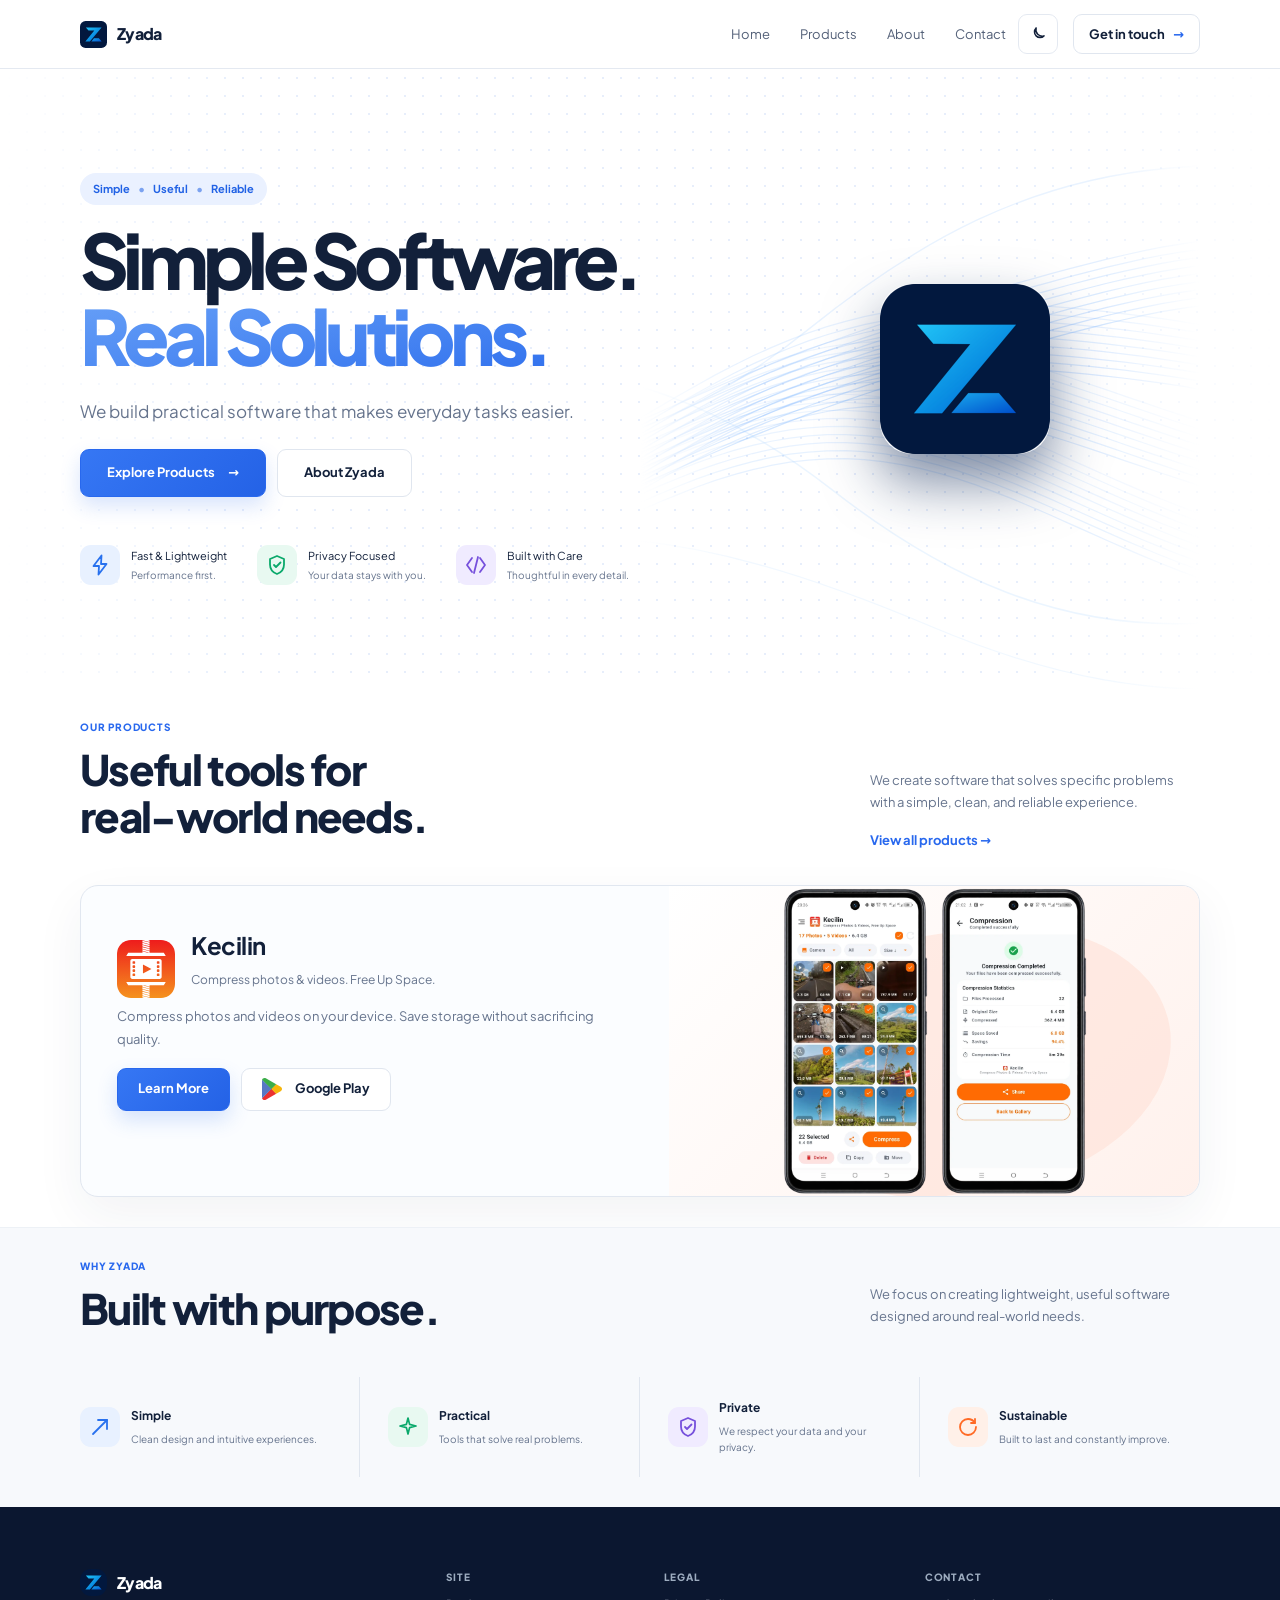
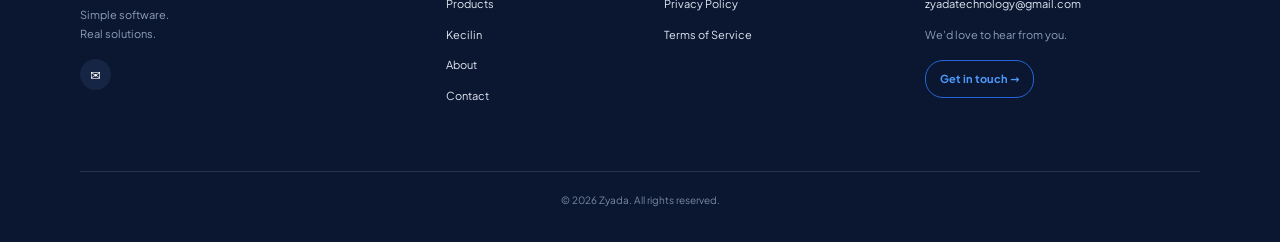
<file: index.html>
<!doctype html>
<html lang="en">
	<head>
		<meta charset="utf-8" />
		<meta name="viewport" content="width=device-width, initial-scale=1" />
		<meta name="theme-color" content="#2f6fed" />
		<meta name="generator" content="SvelteKit" />
		<script>
			(function () {
				try {
					var stored = localStorage.getItem('zyada-theme');
					var dark = stored ? stored === 'dark' : false;
					var meta = document.querySelector('meta[name="theme-color"]');
					if (dark) {
						document.documentElement.classList.add('dark');
						if (meta) meta.setAttribute('content', '#0a101d');
					}
				} catch (e) {}
			})();
		</script>
		<link rel="icon" href="/favicon.svg" type="image/svg+xml" />
		<link rel="apple-touch-icon" href="/favicon.svg" />
		<link href="./_app/immutable/entry/start.DhqyR3sy.js" rel="modulepreload">
		<link href="./_app/immutable/chunks/A1685DhK.js" rel="modulepreload">
		<link href="./_app/immutable/chunks/IZYiDmDV.js" rel="modulepreload">
		<link href="./_app/immutable/entry/app.DFzdNLAC.js" rel="modulepreload">
		<link href="./_app/immutable/chunks/xihTtKlq.js" rel="modulepreload">
		<link href="./_app/immutable/nodes/0.DSAV7odj.js" rel="modulepreload">
		<link href="./_app/immutable/chunks/Dtt54Wr_.js" rel="modulepreload">
		<link href="./_app/immutable/chunks/OliIoSRi.js" rel="modulepreload">
		<link href="./_app/immutable/nodes/2.B-aeh2Yp.js" rel="modulepreload">
		<link href="./_app/immutable/chunks/4GoXXi2x.js" rel="modulepreload">
		<link href="./_app/immutable/chunks/Br139SqL.js" rel="modulepreload">
		<link href="./_app/immutable/chunks/YJD3oSet.js" rel="modulepreload">
		<!--gsrl61--><meta name="description" content="Zyada builds simple, useful software for everyday life. Official home of Kecilin, the photo and video compression app for Android."/> <link rel="canonical" href="https://zyada.id/"/> <meta property="og:type" content="website"/> <meta property="og:title" content="Zyada"/> <meta property="og:description" content="Zyada builds simple, useful software for everyday life. Official home of Kecilin, the photo and video compression app for Android."/> <meta property="og:url" content="https://zyada.id/"/> <meta property="og:site_name" content="Zyada"/> <meta property="og:image" content="https://zyada.id/images/og-cover.svg"/> <meta name="twitter:card" content="summary_large_image"/> <meta name="twitter:title" content="Zyada"/> <meta name="twitter:description" content="Zyada builds simple, useful software for everyday life. Official home of Kecilin, the photo and video compression app for Android."/> <meta name="twitter:image" content="https://zyada.id/images/og-cover.svg"/> <!--[-1--><!--]--><!----><title>Zyada</title>
		<link href="./_app/immutable/assets/0.CDBALgkd.css" rel="stylesheet">
		<link href="./_app/immutable/assets/Dots.DdJ2gnTt.css" rel="stylesheet">
		<link href="./_app/immutable/assets/2.k_z0HavR.css" rel="stylesheet">
	</head>
	<body data-sveltekit-preload-data="hover">
		<div style="display: contents"><!--[--><!--[0--><!--[--><div class="flex min-h-screen flex-col"><!--[0--><div class="fixed inset-0 z-[1000] flex flex-col items-center justify-center gap-4 bg-bg" aria-hidden="true"><div class="size-[34px] rounded-full border-[3px] border-border border-t-primary animate-spin"></div> <span class="text-xl font-extrabold tracking-brand text-text">Zyada</span></div><!--]--> <header class="sticky top-0 z-20 border-b border-border bg-white/[0.92] backdrop-blur-[14px] dark:bg-card/85"><nav class="wrap flex h-[68px] max-sm:h-[62px] items-center gap-3"><a class="brand flex items-center gap-2.5 font-extrabold tracking-brand text-text hover:filter-none" href="/" aria-label="Zyada home"><img class="size-[27px] rounded-xs" src="/images/zyada-logo-sm.svg" alt="Zyada logo" width="27" height="27"/> <span class="brand-name">Zyada</span></a> <div class="links ml-auto hidden items-center gap-7.5 max-sm:hidden sm:flex"><!--[--><a href="/" class="text-small hover:text-primary text-primary">Home</a><a href="/products" class="text-small hover:text-primary text-text-soft">Products</a><a href="/about" class="text-small hover:text-primary text-text-soft">About</a><a href="/contact" class="text-small hover:text-primary text-text-soft">Contact</a><!--]--></div> <button class="inline-flex size-10 items-center justify-center rounded-sm border border-border text-text hover:border-primary hover:text-primary max-sm:ml-auto" aria-label="Switch to dark mode" title="Switch to dark mode"><!--[-1--><svg width="18" height="18" viewBox="0 0 24 24" fill="none" xmlns="http://www.w3.org/2000/svg" aria-hidden="true"><path d="M20 14.5A8.5 8.5 0 0 1 9.5 4a7 7 0 1 0 10.5 10.5Z" stroke="currentColor" stroke-width="2" stroke-linecap="round" stroke-linejoin="round"></path></svg><!--]--></button> <a class="navbtn ml-0.75 hidden items-center justify-center gap-2 rounded-sm border border-border-strong px-3.75 py-2.25 text-small font-bold text-text hover:border-primary max-sm:hidden sm:inline-flex" href="/contact">Get in touch <span class="text-primary">→</span></a> <button class="flex size-10 items-center justify-center rounded-sm border border-border bg-transparent text-text hover:text-primary sm:hidden" aria-label="Open menu" aria-expanded="false"><svg width="24" height="24" viewBox="0 0 24 24" fill="none" xmlns="http://www.w3.org/2000/svg" aria-hidden="true"><path d="M3 6H21M9 12H21M3 18H21" stroke="currentColor" stroke-width="2" stroke-linecap="round"></path></svg></button></nav></header> <div class="backdrop fixed inset-0 z-90 hidden bg-overlay/40 backdrop-blur-xs transition-[opacity,visibility] duration-300 max-sm:block opacity-0 invisible" role="button" tabindex="-1" aria-label="Close menu" aria-hidden="true"></div> <aside class="mobile-menu fixed top-0 right-0 bottom-0 z-100 hidden w-[min(330px,84vw)] flex-col overflow-y-auto bg-white/[0.72] px-6 pt-5.5 pb-7 shadow-[-18px_0_45px_rgba(10,25,55,0.18)] backdrop-blur-xl backdrop-saturate-[1.4] transition-[transform,visibility] duration-300 ease-out dark:bg-card/80 max-sm:flex invisible translate-x-[105%]" inert="" aria-hidden="true"><div class="flex items-center justify-between border-b border-border pb-4 mb-2.5"><a class="brand flex items-center gap-2 font-extrabold tracking-brand hover:filter-none" href="/" aria-label="Zyada home"><img class="size-[27px] rounded-xs" src="/images/zyada-logo-sm.svg" alt="Zyada logo" width="27" height="27"/> <span>Zyada</span></a> <button class="inline-flex size-10 items-center justify-center rounded-sm bg-black/5 text-text hover:bg-black/10 hover:text-primary dark:bg-white/10 dark:hover:bg-white/15" aria-label="Close menu"><svg width="24" height="24" viewBox="0 0 24 24" fill="none" xmlns="http://www.w3.org/2000/svg" aria-hidden="true"><path d="M6 6L18 18M18 6L6 18" stroke="currentColor" stroke-width="2" stroke-linecap="round"></path></svg></button></div> <div class="flex min-h-0 flex-1 flex-col justify-start gap-1"><!--[--><a class="flex min-h-[52px] items-center border-b border-border px-1 py-2.5 text-lead font-semibold active" href="/">Home</a><a class="flex min-h-[52px] items-center border-b border-border px-1 py-2.5 text-lead font-semibold" href="/products">Products</a><a class="flex min-h-[52px] items-center border-b border-border px-1 py-2.5 text-lead font-semibold" href="/about">About</a><a class="flex min-h-[52px] items-center border-b border-border px-1 py-2.5 text-lead font-semibold" href="/contact">Contact</a><!--]--> <a class="mt-1.5 inline-flex items-center justify-center gap-2 rounded-sm bg-primary p-3.5 font-bold text-white" href="/contact">Get in touch <span>→</span></a></div></aside><!----> <main id="main" class="flex-1"><!--[--><!----> <section class="relative min-h-[620px] overflow-hidden" id="home"><div class="dots absolute inset-0 opacity-40 bg-[radial-gradient(var(--color-accent-blue)_1px,transparent_1px)] bg-[length:18px_18px] [mask-image:linear-gradient(90deg,transparent,#000_18%,#000_80%,transparent)] svelte-jabc10" aria-hidden="true"></div><!----> <div class="wrap relative grid min-h-[620px] grid-cols-2 items-center max-[900px]:grid-cols-1 max-sm:min-h-0"><div class="actions relative z-2 max-[900px]:order-2 max-[900px]:text-center max-[900px]:pt-0"><div class="inline-flex gap-2 rounded-full bg-primary-soft px-3.25 py-1.75 text-tiny font-bold text-badge mb-4">Simple <i class="not-italic opacity-55">•</i> Useful <i class="not-italic opacity-55">•</i> Reliable</div> <h1 class="mt-4.5 mb-0 text-hero leading-none! tracking-hero!">Simple Software.<br/><em class="not-italic bg-clip-text text-transparent bg-gradient-to-br from-[#6aa2f7] to-[#2f6fed]">Real Solutions.</em></h1> <p class="my-6.25 pt-3 pb-2 text-lead leading-lead text-text-muted max-[900px]:mx-auto max-sm:text-[15px]">We build practical software that makes everyday tasks easier.</p> <div class="flex flex-wrap items-center gap-2.75 max-[900px]:justify-center max-sm:flex-col"><!--[0--><a class="inline-flex items-center justify-center gap-3.25 min-h-[43px] px-5 border rounded-sm text-small font-bold leading-btn cursor-pointer whitespace-nowrap no-underline transition-[box-shadow,border-color,transform] duration-150 active:translate-y-px hover:no-underline hover:filter-none text-white border-primary shadow-[0_9px_20px_var(--color-shadow-primary)] hover:shadow-[0_12px_26px_var(--color-shadow-primary)] min-h-[48px] px-6.5 text-sm max-sm:w-[min(100%,280px)]" href="/products" style="background:var(--color-gradient-primary)"><!---->Explore Products <span>→</span><!----></a><!--]--><!----> <!--[0--><a class="inline-flex items-center justify-center gap-3.25 min-h-[43px] px-5 border rounded-sm text-small font-bold leading-btn cursor-pointer whitespace-nowrap no-underline transition-[box-shadow,border-color,transform] duration-150 active:translate-y-px hover:no-underline hover:filter-none bg-white text-text border-border-strong hover:border-primary dark:bg-card min-h-[48px] px-6.5 text-sm max-sm:w-[min(100%,280px)]" href="/about" style=""><!---->About Zyada<!----></a><!--]--><!----></div> <div class="mt-12 flex gap-7.5 max-[900px]:mt-8.75 max-[900px]:flex-wrap max-[900px]:justify-center max-sm:mx-auto max-sm:w-max max-sm:flex-col max-sm:items-start max-sm:gap-4.25"><!--[--><div class="flex items-center gap-2.75"><b class="grid size-10 place-items-center rounded-md font-extrabold bg-blue-bg text-blue svelte-1uha8ag" aria-hidden="true"><!----><svg width="24" height="24" viewBox="0 0 24 24" fill="none" aria-hidden="true"><path d="M13.5 2.5L5.5 13H11L10.5 21.5L18.5 11H13L13.5 2.5Z" stroke="currentColor" stroke-width="1.8" stroke-linejoin="round"/></svg><!----></b> <div><div class="text-left text-tiny mb-0.5">Fast &amp; Lightweight</div> <div class="text-left text-2xs text-text-muted">Performance first.</div></div></div><div class="flex items-center gap-2.75"><b class="grid size-10 place-items-center rounded-md font-extrabold bg-green-bg text-green svelte-1uha8ag" aria-hidden="true"><!----><svg width="24" height="24" viewBox="0 0 24 24" fill="none" aria-hidden="true"><path d="M12 3L19 6V11.5C19 16.2 16.1 19.5 12 21C7.9 19.5 5 16.2 5 11.5V6L12 3Z" stroke="currentColor" stroke-width="1.8" stroke-linejoin="round"/><path d="M9 12L11 14L15.5 9.5" stroke="currentColor" stroke-width="1.8" stroke-linecap="round" stroke-linejoin="round"/></svg><!----></b> <div><div class="text-left text-tiny mb-0.5">Privacy Focused</div> <div class="text-left text-2xs text-text-muted">Your data stays with you.</div></div></div><div class="flex items-center gap-2.75"><b class="grid size-10 place-items-center rounded-md font-extrabold bg-purple-bg text-purple svelte-1uha8ag" aria-hidden="true"><!----><svg width="24" height="24" viewBox="0 0 24 24" fill="none" aria-hidden="true"><path d="M8 5L3 12L8 19" stroke="currentColor" stroke-width="1.8" stroke-linecap="round" stroke-linejoin="round"/><path d="M16 5L21 12L16 19" stroke="currentColor" stroke-width="1.8" stroke-linecap="round" stroke-linejoin="round"/><path d="M14 4L10 20" stroke="currentColor" stroke-width="1.8" stroke-linecap="round"/></svg><!----></b> <div><div class="text-left text-tiny mb-0.5">Built with Care</div> <div class="text-left text-2xs text-text-muted">Thoughtful in every detail.</div></div></div><!--]--></div></div> <div class="relative grid h-full min-h-[540px] place-items-center max-[900px]:order-1 max-[900px]:min-h-[330px] max-sm:min-h-[270px]" aria-hidden="true"><img class="flowlines svelte-1uha8ag" src="/images/zyada-flowing-waves(1).svg" alt=""/> <img class="biglogo z-2 size-[170px] rounded-hero max-sm:size-[135px] shadow-logo translate-x-[45px] -translate-y-[10px] max-[900px]:translate-x-0 max-[900px]:translate-y-0" src="/images/logo-zyada.png" alt="" width="170" height="170"/></div></div></section> <section class="section" id="products"><div class="wrap"><div class="section-head"><div><span>OUR PRODUCTS</span> <h2>Useful tools for<br/>real-world needs.</h2></div> <div class="intro"><p>We create software that solves specific problems with a simple, clean, and reliable
          experience.</p> <a href="/products">View all products →</a></div></div> <article class="grid min-h-[310px] grid-cols-[1fr_0.9fr] overflow-hidden rounded-lg border border-border-card bg-card shadow-md max-[900px]:grid-cols-1"><div class="px-9 py-11.5 max-sm:px-6.25 max-sm:py-8"><div class="flex items-center gap-4"><!--[0--><img class="size-[58px] rounded-app" src="/images/kecilin-icon.svg" alt="" width="58" height="58"/><!--]--> <div><h3 class="mb-1 text-2xl">Kecilin</h3> <p class="text-xs leading-normal text-text-muted">Compress photos &amp; videos. Free Up Space.</p></div></div> <p class="my-7 text-small leading-article text-text-muted">Compress photos and videos on your device. Save storage without sacrificing quality.</p> <div class="flex flex-wrap gap-2.75 max-sm:flex-col"><!--[0--><a class="inline-flex items-center justify-center gap-3.25 min-h-[43px] px-5 border rounded-sm text-small font-bold leading-btn cursor-pointer whitespace-nowrap no-underline transition-[box-shadow,border-color,transform] duration-150 active:translate-y-px hover:no-underline hover:filter-none text-white border-primary shadow-[0_9px_20px_var(--color-shadow-primary)] hover:shadow-[0_12px_26px_var(--color-shadow-primary)]  max-sm:w-[min(100%,280px)]" href="/products/kecilin" style="background:var(--color-gradient-primary)"><!---->Learn More<!----></a><!--]--><!----> <!--[0--><a class="inline-flex items-center justify-center gap-3.25 min-h-[43px] px-5 border rounded-sm text-small font-bold leading-btn cursor-pointer whitespace-nowrap no-underline transition-[box-shadow,border-color,transform] duration-150 active:translate-y-px hover:no-underline hover:filter-none bg-white text-text border-border-strong hover:border-primary dark:bg-card  max-sm:w-[min(100%,280px)]" href="https://play.google.com/store/apps/details?id=com.zyada.kecilin" style="" target="_blank" rel="noopener noreferrer"><img class="size-5" src="/images/google-play-color.svg" alt="" aria-hidden="true"/> Google
            Play<!----></a><!--]--><!----></div></div> <div class="product-art relative flex items-center justify-center gap-2 bg-[linear-gradient(135deg,#fff,#fff1ec)] dark:bg-[linear-gradient(135deg,#0d1524,#161f33)] svelte-1uha8ag"><img class="relative z-2 w-auto rounded-xl object-contain max-h-[310px] max-sm:max-h-[265px]" src="/images/phone-mock-1.webp" alt="Kecilin app screenshot" width="250" height="375" loading="lazy"/> <img class="relative z-2 w-auto rounded-xl object-contain max-h-[310px] max-sm:max-h-[265px]" src="/images/phone-mock-2.webp" alt="Kecilin app screenshot" width="250" height="375" loading="lazy"/></div></article></div></section> <section class="section bg-surface border-t border-border-section" id="about"><div class="wrap"><div class="section-head"><div><span>WHY ZYADA</span> <h2>Built with purpose.</h2></div> <p class="intro m-0">We focus on creating lightweight, useful software designed around real-world needs.</p></div> <div class="grid grid-cols-4 max-[900px]:grid-cols-2 max-[900px]:gap-y-7 max-sm:grid-cols-1"><!--[--><div class="flex min-h-[100px] items-center gap-2.75 border-r border-border-strong px-7 first:pl-0 last:border-r-0 last:pr-0 max-[900px]:[&amp;:nth-child(2)]:border-r-0 max-sm:border-r-0 max-sm:border-b max-sm:px-0 max-sm:pb-5.5 max-sm:last:border-b-0"><b class="grid size-10 shrink-0 place-items-center rounded-md font-extrabold bg-blue-bg text-blue svelte-1uha8ag" aria-hidden="true"><!----><svg width="24" height="24" viewBox="0 0 24 24" fill="none" aria-hidden="true"><path d="M5 19L19 5" stroke="currentColor" stroke-width="1.8" stroke-linecap="round"/><path d="M10 5H19V14" stroke="currentColor" stroke-width="1.8" stroke-linecap="round" stroke-linejoin="round"/></svg><!----></b> <span><strong class="block text-xs mb-1.75">Simple</strong> <small class="block text-2xs leading-comfort text-text-muted">Clean design and intuitive experiences.</small></span></div><div class="flex min-h-[100px] items-center gap-2.75 border-r border-border-strong px-7 first:pl-0 last:border-r-0 last:pr-0 max-[900px]:[&amp;:nth-child(2)]:border-r-0 max-sm:border-r-0 max-sm:border-b max-sm:px-0 max-sm:pb-5.5 max-sm:last:border-b-0"><b class="grid size-10 shrink-0 place-items-center rounded-md font-extrabold bg-green-bg text-green svelte-1uha8ag" aria-hidden="true"><!----><svg width="24" height="24" viewBox="0 0 24 24" fill="none" aria-hidden="true"><path d="M12 3L13.6 9.4L20 11L13.6 12.6L12 19L10.4 12.6L4 11L10.4 9.4L12 3Z" stroke="currentColor" stroke-width="1.7" stroke-linejoin="round"/></svg><!----></b> <span><strong class="block text-xs mb-1.75">Practical</strong> <small class="block text-2xs leading-comfort text-text-muted">Tools that solve real problems.</small></span></div><div class="flex min-h-[100px] items-center gap-2.75 border-r border-border-strong px-7 first:pl-0 last:border-r-0 last:pr-0 max-[900px]:[&amp;:nth-child(2)]:border-r-0 max-sm:border-r-0 max-sm:border-b max-sm:px-0 max-sm:pb-5.5 max-sm:last:border-b-0"><b class="grid size-10 shrink-0 place-items-center rounded-md font-extrabold bg-purple-bg text-purple svelte-1uha8ag" aria-hidden="true"><!----><svg width="24" height="24" viewBox="0 0 24 24" fill="none" aria-hidden="true"><path d="M12 3L19 6V11.5C19 16.2 16.1 19.5 12 21C7.9 19.5 5 16.2 5 11.5V6L12 3Z" stroke="currentColor" stroke-width="1.8" stroke-linejoin="round"/><path d="M9 12L11 14L15.5 9.5" stroke="currentColor" stroke-width="1.8" stroke-linecap="round" stroke-linejoin="round"/></svg><!----></b> <span><strong class="block text-xs mb-1.75">Private</strong> <small class="block text-2xs leading-comfort text-text-muted">We respect your data and your privacy.</small></span></div><div class="flex min-h-[100px] items-center gap-2.75 border-r border-border-strong px-7 first:pl-0 last:border-r-0 last:pr-0 max-[900px]:[&amp;:nth-child(2)]:border-r-0 max-sm:border-r-0 max-sm:border-b max-sm:px-0 max-sm:pb-5.5 max-sm:last:border-b-0"><b class="grid size-10 shrink-0 place-items-center rounded-md font-extrabold bg-orange-bg text-orange svelte-1uha8ag" aria-hidden="true"><!----><svg width="24" height="24" viewBox="0 0 24 24" fill="none" aria-hidden="true"><path d="M20 12C20 16.4 16.4 20 12 20C7.6 20 4 16.4 4 12C4 7.6 7.6 4 12 4C15 4 17.6 5.7 19 8" stroke="currentColor" stroke-width="1.8" stroke-linecap="round"/><path d="M19 4V8H15" stroke="currentColor" stroke-width="1.8" stroke-linecap="round" stroke-linejoin="round"/></svg><!----></b> <span><strong class="block text-xs mb-1.75">Sustainable</strong> <small class="block text-2xs leading-comfort text-text-muted">Built to last and constantly improve.</small></span></div><!--]--></div></div></section><!--]--><!----></main> <footer class="bg-footer-bg pt-15.5 text-white"><div class="wrap grid grid-cols-[1.4fr_0.7fr_0.9fr_1.3fr] gap-17.5 max-sm:grid-cols-2 max-sm:gap-y-10.5 max-sm:gap-x-7.5 max-sm:[&amp;>div:first-child]:col-span-2"><div><a class="footbrand mb-2.5 flex items-center gap-2.5 font-extrabold tracking-brand" href="/"><img class="size-[27px] rounded-md" src="/images/zyada-logo-sm.svg" alt="Zyada logo" width="27" height="27"/> <span class="app-name">Zyada</span></a> <p class="text-tiny leading-body text-footer-soft">Simple software.<br/>Real solutions.</p> <div class="flex gap-2"><a class="footsocial grid size-[31px] place-items-center rounded-full bg-footer-icon-bg text-small" href="mailto:zyadatechnology@gmail.com" aria-label="Email Zyada">✉</a></div></div> <div><span class="mb-2.5 block text-2xs font-extrabold tracking-label text-footer-muted">SITE</span> <!--[--><a class="footsite mb-3.25 block text-tiny text-footer-text" href="/products">Products</a><a class="footsite mb-3.25 block text-tiny text-footer-text" href="/products/kecilin">Kecilin</a><a class="footsite mb-3.25 block text-tiny text-footer-text" href="/about">About</a><a class="footsite mb-3.25 block text-tiny text-footer-text" href="/contact">Contact</a><!--]--></div> <div><span class="mb-2.5 block text-2xs font-extrabold tracking-label text-footer-muted">LEGAL</span> <!--[--><a class="footsite mb-3.25 block text-tiny text-footer-text" href="/privacy">Privacy Policy</a><a class="footsite mb-3.25 block text-tiny text-footer-text" href="/terms">Terms of Service</a><!--]--></div> <div><span class="mb-2.5 block text-2xs font-extrabold tracking-label text-footer-muted">CONTACT</span> <a class="footsite mb-3.25 block text-tiny text-footer-text" href="mailto:zyadatechnology@gmail.com">zyadatechnology@gmail.com</a> <p class="text-tiny leading-body text-footer-soft">We'd love to hear from you.</p> <a class="footbtn inline-block rounded-lg border border-footer-btn px-3.5 py-2.25 text-tiny font-bold text-footer-btn-text" href="mailto:zyadatechnology@gmail.com">Get in touch →</a></div></div> <div class="wrap mt-13.5 mb-8.5 flex items-center justify-center border-t border-white/12 pt-5 text-2xs text-footer-faint"><span>© 2026 Zyada. All rights reserved.</span></div></footer><!----></div><!--]--><!--]--> <!--[-1--><!--]--><!--]-->
			
			<script>
				{
					__sveltekit_1w480nk = {
						base: new URL(".", location).pathname.slice(0, -1)
					};

					const element = document.currentScript.parentElement;

					Promise.all([
						import("./_app/immutable/entry/start.DhqyR3sy.js"),
						import("./_app/immutable/entry/app.DFzdNLAC.js")
					]).then(([kit, app]) => {
						kit.start(app, element, {
							node_ids: [0, 2],
							data: [null,null],
							form: null,
							error: null
						});
					});
				}
			</script>
		</div>
	</body>
</html>
</file>
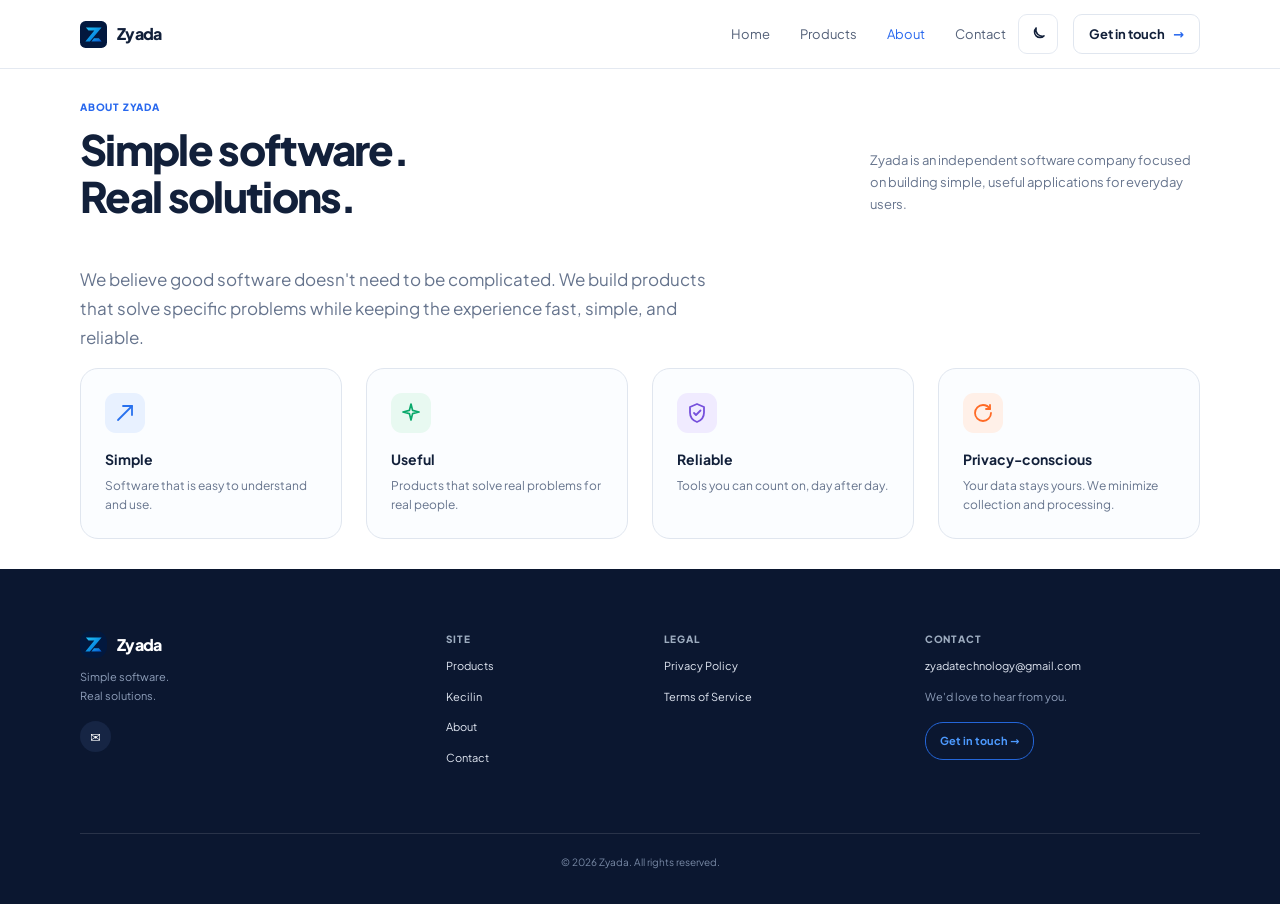
<file: about.html>
<!doctype html>
<html lang="en">
	<head>
		<meta charset="utf-8" />
		<meta name="viewport" content="width=device-width, initial-scale=1" />
		<meta name="theme-color" content="#2f6fed" />
		<meta name="generator" content="SvelteKit" />
		<script>
			(function () {
				try {
					var stored = localStorage.getItem('zyada-theme');
					var dark = stored ? stored === 'dark' : false;
					var meta = document.querySelector('meta[name="theme-color"]');
					if (dark) {
						document.documentElement.classList.add('dark');
						if (meta) meta.setAttribute('content', '#0a101d');
					}
				} catch (e) {}
			})();
		</script>
		<link rel="icon" href="/favicon.svg" type="image/svg+xml" />
		<link rel="apple-touch-icon" href="/favicon.svg" />
		<link href="./_app/immutable/entry/start.DhqyR3sy.js" rel="modulepreload">
		<link href="./_app/immutable/chunks/A1685DhK.js" rel="modulepreload">
		<link href="./_app/immutable/chunks/IZYiDmDV.js" rel="modulepreload">
		<link href="./_app/immutable/entry/app.DFzdNLAC.js" rel="modulepreload">
		<link href="./_app/immutable/chunks/xihTtKlq.js" rel="modulepreload">
		<link href="./_app/immutable/nodes/0.DSAV7odj.js" rel="modulepreload">
		<link href="./_app/immutable/chunks/Dtt54Wr_.js" rel="modulepreload">
		<link href="./_app/immutable/chunks/OliIoSRi.js" rel="modulepreload">
		<link href="./_app/immutable/nodes/3.DGcKp4bp.js" rel="modulepreload">
		<link href="./_app/immutable/chunks/4GoXXi2x.js" rel="modulepreload">
		<!--gsrl61--><meta name="description" content="Zyada is an independent software company focused on building simple, useful applications for everyday users."/> <link rel="canonical" href="https://zyada.id/about"/> <meta property="og:type" content="website"/> <meta property="og:title" content="About — Zyada"/> <meta property="og:description" content="Zyada is an independent software company focused on building simple, useful applications for everyday users."/> <meta property="og:url" content="https://zyada.id/about"/> <meta property="og:site_name" content="Zyada"/> <meta property="og:image" content="https://zyada.id/images/og-cover.svg"/> <meta name="twitter:card" content="summary_large_image"/> <meta name="twitter:title" content="About — Zyada"/> <meta name="twitter:description" content="Zyada is an independent software company focused on building simple, useful applications for everyday users."/> <meta name="twitter:image" content="https://zyada.id/images/og-cover.svg"/> <!--[-1--><!--]--><!----><title>About — Zyada</title>
		<link href="./_app/immutable/assets/0.CDBALgkd.css" rel="stylesheet">
	</head>
	<body data-sveltekit-preload-data="hover">
		<div style="display: contents"><!--[--><!--[0--><!--[--><div class="flex min-h-screen flex-col"><!--[0--><div class="fixed inset-0 z-[1000] flex flex-col items-center justify-center gap-4 bg-bg" aria-hidden="true"><div class="size-[34px] rounded-full border-[3px] border-border border-t-primary animate-spin"></div> <span class="text-xl font-extrabold tracking-brand text-text">Zyada</span></div><!--]--> <header class="sticky top-0 z-20 border-b border-border bg-white/[0.92] backdrop-blur-[14px] dark:bg-card/85"><nav class="wrap flex h-[68px] max-sm:h-[62px] items-center gap-3"><a class="brand flex items-center gap-2.5 font-extrabold tracking-brand text-text hover:filter-none" href="/" aria-label="Zyada home"><img class="size-[27px] rounded-xs" src="/images/zyada-logo-sm.svg" alt="Zyada logo" width="27" height="27"/> <span class="brand-name">Zyada</span></a> <div class="links ml-auto hidden items-center gap-7.5 max-sm:hidden sm:flex"><!--[--><a href="/" class="text-small hover:text-primary text-text-soft">Home</a><a href="/products" class="text-small hover:text-primary text-text-soft">Products</a><a href="/about" class="text-small hover:text-primary text-primary">About</a><a href="/contact" class="text-small hover:text-primary text-text-soft">Contact</a><!--]--></div> <button class="inline-flex size-10 items-center justify-center rounded-sm border border-border text-text hover:border-primary hover:text-primary max-sm:ml-auto" aria-label="Switch to dark mode" title="Switch to dark mode"><!--[-1--><svg width="18" height="18" viewBox="0 0 24 24" fill="none" xmlns="http://www.w3.org/2000/svg" aria-hidden="true"><path d="M20 14.5A8.5 8.5 0 0 1 9.5 4a7 7 0 1 0 10.5 10.5Z" stroke="currentColor" stroke-width="2" stroke-linecap="round" stroke-linejoin="round"></path></svg><!--]--></button> <a class="navbtn ml-0.75 hidden items-center justify-center gap-2 rounded-sm border border-border-strong px-3.75 py-2.25 text-small font-bold text-text hover:border-primary max-sm:hidden sm:inline-flex" href="/contact">Get in touch <span class="text-primary">→</span></a> <button class="flex size-10 items-center justify-center rounded-sm border border-border bg-transparent text-text hover:text-primary sm:hidden" aria-label="Open menu" aria-expanded="false"><svg width="24" height="24" viewBox="0 0 24 24" fill="none" xmlns="http://www.w3.org/2000/svg" aria-hidden="true"><path d="M3 6H21M9 12H21M3 18H21" stroke="currentColor" stroke-width="2" stroke-linecap="round"></path></svg></button></nav></header> <div class="backdrop fixed inset-0 z-90 hidden bg-overlay/40 backdrop-blur-xs transition-[opacity,visibility] duration-300 max-sm:block opacity-0 invisible" role="button" tabindex="-1" aria-label="Close menu" aria-hidden="true"></div> <aside class="mobile-menu fixed top-0 right-0 bottom-0 z-100 hidden w-[min(330px,84vw)] flex-col overflow-y-auto bg-white/[0.72] px-6 pt-5.5 pb-7 shadow-[-18px_0_45px_rgba(10,25,55,0.18)] backdrop-blur-xl backdrop-saturate-[1.4] transition-[transform,visibility] duration-300 ease-out dark:bg-card/80 max-sm:flex invisible translate-x-[105%]" inert="" aria-hidden="true"><div class="flex items-center justify-between border-b border-border pb-4 mb-2.5"><a class="brand flex items-center gap-2 font-extrabold tracking-brand hover:filter-none" href="/" aria-label="Zyada home"><img class="size-[27px] rounded-xs" src="/images/zyada-logo-sm.svg" alt="Zyada logo" width="27" height="27"/> <span>Zyada</span></a> <button class="inline-flex size-10 items-center justify-center rounded-sm bg-black/5 text-text hover:bg-black/10 hover:text-primary dark:bg-white/10 dark:hover:bg-white/15" aria-label="Close menu"><svg width="24" height="24" viewBox="0 0 24 24" fill="none" xmlns="http://www.w3.org/2000/svg" aria-hidden="true"><path d="M6 6L18 18M18 6L6 18" stroke="currentColor" stroke-width="2" stroke-linecap="round"></path></svg></button></div> <div class="flex min-h-0 flex-1 flex-col justify-start gap-1"><!--[--><a class="flex min-h-[52px] items-center border-b border-border px-1 py-2.5 text-lead font-semibold" href="/">Home</a><a class="flex min-h-[52px] items-center border-b border-border px-1 py-2.5 text-lead font-semibold" href="/products">Products</a><a class="flex min-h-[52px] items-center border-b border-border px-1 py-2.5 text-lead font-semibold active" href="/about">About</a><a class="flex min-h-[52px] items-center border-b border-border px-1 py-2.5 text-lead font-semibold" href="/contact">Contact</a><!--]--> <a class="mt-1.5 inline-flex items-center justify-center gap-2 rounded-sm bg-primary p-3.5 font-bold text-white" href="/contact">Get in touch <span>→</span></a></div></aside><!----> <main id="main" class="flex-1"><!--[--><!----> <section class="section pt-[clamp(3rem,7vw,5rem)]"><div class="wrap"><div class="section-head"><div><span>ABOUT ZYADA</span> <h2>Simple software.<br/>Real solutions.</h2></div> <div class="intro"><p>Zyada is an independent software company focused on building simple, useful applications
          for everyday users.</p></div></div> <p class="mb-12 max-w-[640px] text-lead leading-body text-text-muted">We believe good software doesn't need to be complicated. We build products that solve specific
      problems while keeping the experience fast, simple, and reliable.</p> <div class="grid grid-cols-4 gap-6 max-[900px]:grid-cols-2 max-sm:grid-cols-1"><!--[--><div class="rounded-lg border border-border-strong bg-card p-6"><b class="mb-4 grid size-10 place-items-center rounded-md font-extrabold bg-blue-bg text-blue" aria-hidden="true"><!----><svg width="24" height="24" viewBox="0 0 24 24" fill="none" aria-hidden="true"><path d="M5 19L19 5" stroke="currentColor" stroke-width="1.8" stroke-linecap="round"/><path d="M10 5H19V14" stroke="currentColor" stroke-width="1.8" stroke-linecap="round" stroke-linejoin="round"/></svg><!----></b> <span><strong class="mb-1.75 block text-sm">Simple</strong> <small class="block text-xs leading-comfort text-text-muted">Software that is easy to understand and use.</small></span></div><div class="rounded-lg border border-border-strong bg-card p-6"><b class="mb-4 grid size-10 place-items-center rounded-md font-extrabold bg-green-bg text-green" aria-hidden="true"><!----><svg width="24" height="24" viewBox="0 0 24 24" fill="none" aria-hidden="true"><path d="M12 3L13.6 9.4L20 11L13.6 12.6L12 19L10.4 12.6L4 11L10.4 9.4L12 3Z" stroke="currentColor" stroke-width="1.7" stroke-linejoin="round"/></svg><!----></b> <span><strong class="mb-1.75 block text-sm">Useful</strong> <small class="block text-xs leading-comfort text-text-muted">Products that solve real problems for real people.</small></span></div><div class="rounded-lg border border-border-strong bg-card p-6"><b class="mb-4 grid size-10 place-items-center rounded-md font-extrabold bg-purple-bg text-purple" aria-hidden="true"><!----><svg width="24" height="24" viewBox="0 0 24 24" fill="none" aria-hidden="true"><path d="M12 3L19 6V11.5C19 16.2 16.1 19.5 12 21C7.9 19.5 5 16.2 5 11.5V6L12 3Z" stroke="currentColor" stroke-width="1.8" stroke-linejoin="round"/><path d="M9 12L11 14L15.5 9.5" stroke="currentColor" stroke-width="1.8" stroke-linecap="round" stroke-linejoin="round"/></svg><!----></b> <span><strong class="mb-1.75 block text-sm">Reliable</strong> <small class="block text-xs leading-comfort text-text-muted">Tools you can count on, day after day.</small></span></div><div class="rounded-lg border border-border-strong bg-card p-6"><b class="mb-4 grid size-10 place-items-center rounded-md font-extrabold bg-orange-bg text-orange" aria-hidden="true"><!----><svg width="24" height="24" viewBox="0 0 24 24" fill="none" aria-hidden="true"><path d="M20 12C20 16.4 16.4 20 12 20C7.6 20 4 16.4 4 12C4 7.6 7.6 4 12 4C15 4 17.6 5.7 19 8" stroke="currentColor" stroke-width="1.8" stroke-linecap="round"/><path d="M19 4V8H15" stroke="currentColor" stroke-width="1.8" stroke-linecap="round" stroke-linejoin="round"/></svg><!----></b> <span><strong class="mb-1.75 block text-sm">Privacy-conscious</strong> <small class="block text-xs leading-comfort text-text-muted">Your data stays yours. We minimize collection and processing.</small></span></div><!--]--></div></div></section><!--]--><!----></main> <footer class="bg-footer-bg pt-15.5 text-white"><div class="wrap grid grid-cols-[1.4fr_0.7fr_0.9fr_1.3fr] gap-17.5 max-sm:grid-cols-2 max-sm:gap-y-10.5 max-sm:gap-x-7.5 max-sm:[&amp;>div:first-child]:col-span-2"><div><a class="footbrand mb-2.5 flex items-center gap-2.5 font-extrabold tracking-brand" href="/"><img class="size-[27px] rounded-md" src="/images/zyada-logo-sm.svg" alt="Zyada logo" width="27" height="27"/> <span class="app-name">Zyada</span></a> <p class="text-tiny leading-body text-footer-soft">Simple software.<br/>Real solutions.</p> <div class="flex gap-2"><a class="footsocial grid size-[31px] place-items-center rounded-full bg-footer-icon-bg text-small" href="mailto:zyadatechnology@gmail.com" aria-label="Email Zyada">✉</a></div></div> <div><span class="mb-2.5 block text-2xs font-extrabold tracking-label text-footer-muted">SITE</span> <!--[--><a class="footsite mb-3.25 block text-tiny text-footer-text" href="/products">Products</a><a class="footsite mb-3.25 block text-tiny text-footer-text" href="/products/kecilin">Kecilin</a><a class="footsite mb-3.25 block text-tiny text-footer-text" href="/about">About</a><a class="footsite mb-3.25 block text-tiny text-footer-text" href="/contact">Contact</a><!--]--></div> <div><span class="mb-2.5 block text-2xs font-extrabold tracking-label text-footer-muted">LEGAL</span> <!--[--><a class="footsite mb-3.25 block text-tiny text-footer-text" href="/privacy">Privacy Policy</a><a class="footsite mb-3.25 block text-tiny text-footer-text" href="/terms">Terms of Service</a><!--]--></div> <div><span class="mb-2.5 block text-2xs font-extrabold tracking-label text-footer-muted">CONTACT</span> <a class="footsite mb-3.25 block text-tiny text-footer-text" href="mailto:zyadatechnology@gmail.com">zyadatechnology@gmail.com</a> <p class="text-tiny leading-body text-footer-soft">We'd love to hear from you.</p> <a class="footbtn inline-block rounded-lg border border-footer-btn px-3.5 py-2.25 text-tiny font-bold text-footer-btn-text" href="mailto:zyadatechnology@gmail.com">Get in touch →</a></div></div> <div class="wrap mt-13.5 mb-8.5 flex items-center justify-center border-t border-white/12 pt-5 text-2xs text-footer-faint"><span>© 2026 Zyada. All rights reserved.</span></div></footer><!----></div><!--]--><!--]--> <!--[-1--><!--]--><!--]-->
			
			<script>
				{
					__sveltekit_1w480nk = {
						base: new URL(".", location).pathname.slice(0, -1)
					};

					const element = document.currentScript.parentElement;

					Promise.all([
						import("./_app/immutable/entry/start.DhqyR3sy.js"),
						import("./_app/immutable/entry/app.DFzdNLAC.js")
					]).then(([kit, app]) => {
						kit.start(app, element, {
							node_ids: [0, 3],
							data: [null,null],
							form: null,
							error: null
						});
					});
				}
			</script>
		</div>
	</body>
</html>
</file>
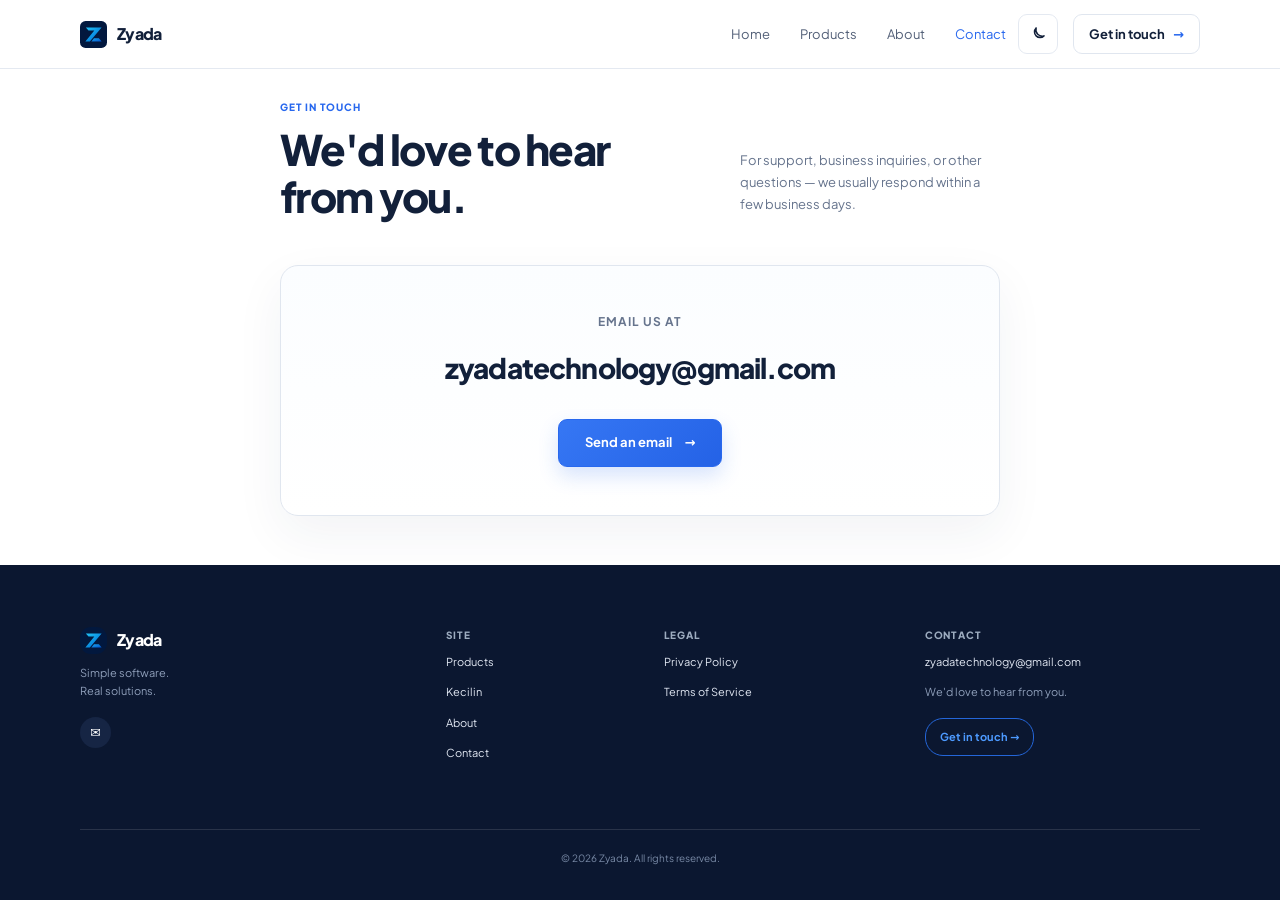
<file: contact.html>
<!doctype html>
<html lang="en">
	<head>
		<meta charset="utf-8" />
		<meta name="viewport" content="width=device-width, initial-scale=1" />
		<meta name="theme-color" content="#2f6fed" />
		<meta name="generator" content="SvelteKit" />
		<script>
			(function () {
				try {
					var stored = localStorage.getItem('zyada-theme');
					var dark = stored ? stored === 'dark' : false;
					var meta = document.querySelector('meta[name="theme-color"]');
					if (dark) {
						document.documentElement.classList.add('dark');
						if (meta) meta.setAttribute('content', '#0a101d');
					}
				} catch (e) {}
			})();
		</script>
		<link rel="icon" href="/favicon.svg" type="image/svg+xml" />
		<link rel="apple-touch-icon" href="/favicon.svg" />
		<link href="./_app/immutable/entry/start.DhqyR3sy.js" rel="modulepreload">
		<link href="./_app/immutable/chunks/A1685DhK.js" rel="modulepreload">
		<link href="./_app/immutable/chunks/IZYiDmDV.js" rel="modulepreload">
		<link href="./_app/immutable/entry/app.DFzdNLAC.js" rel="modulepreload">
		<link href="./_app/immutable/chunks/xihTtKlq.js" rel="modulepreload">
		<link href="./_app/immutable/nodes/0.DSAV7odj.js" rel="modulepreload">
		<link href="./_app/immutable/chunks/Dtt54Wr_.js" rel="modulepreload">
		<link href="./_app/immutable/chunks/OliIoSRi.js" rel="modulepreload">
		<link href="./_app/immutable/nodes/4.D7HrcfhS.js" rel="modulepreload">
		<link href="./_app/immutable/chunks/4GoXXi2x.js" rel="modulepreload">
		<link href="./_app/immutable/chunks/Br139SqL.js" rel="modulepreload">
		<!--gsrl61--><meta name="description" content="Get in touch with Zyada for support, business inquiries, or other questions."/> <link rel="canonical" href="https://zyada.id/contact"/> <meta property="og:type" content="website"/> <meta property="og:title" content="Contact — Zyada"/> <meta property="og:description" content="Get in touch with Zyada for support, business inquiries, or other questions."/> <meta property="og:url" content="https://zyada.id/contact"/> <meta property="og:site_name" content="Zyada"/> <meta property="og:image" content="https://zyada.id/images/og-cover.svg"/> <meta name="twitter:card" content="summary_large_image"/> <meta name="twitter:title" content="Contact — Zyada"/> <meta name="twitter:description" content="Get in touch with Zyada for support, business inquiries, or other questions."/> <meta name="twitter:image" content="https://zyada.id/images/og-cover.svg"/> <!--[-1--><!--]--><!----><title>Contact — Zyada</title>
		<link href="./_app/immutable/assets/0.CDBALgkd.css" rel="stylesheet">
	</head>
	<body data-sveltekit-preload-data="hover">
		<div style="display: contents"><!--[--><!--[0--><!--[--><div class="flex min-h-screen flex-col"><!--[0--><div class="fixed inset-0 z-[1000] flex flex-col items-center justify-center gap-4 bg-bg" aria-hidden="true"><div class="size-[34px] rounded-full border-[3px] border-border border-t-primary animate-spin"></div> <span class="text-xl font-extrabold tracking-brand text-text">Zyada</span></div><!--]--> <header class="sticky top-0 z-20 border-b border-border bg-white/[0.92] backdrop-blur-[14px] dark:bg-card/85"><nav class="wrap flex h-[68px] max-sm:h-[62px] items-center gap-3"><a class="brand flex items-center gap-2.5 font-extrabold tracking-brand text-text hover:filter-none" href="/" aria-label="Zyada home"><img class="size-[27px] rounded-xs" src="/images/zyada-logo-sm.svg" alt="Zyada logo" width="27" height="27"/> <span class="brand-name">Zyada</span></a> <div class="links ml-auto hidden items-center gap-7.5 max-sm:hidden sm:flex"><!--[--><a href="/" class="text-small hover:text-primary text-text-soft">Home</a><a href="/products" class="text-small hover:text-primary text-text-soft">Products</a><a href="/about" class="text-small hover:text-primary text-text-soft">About</a><a href="/contact" class="text-small hover:text-primary text-primary">Contact</a><!--]--></div> <button class="inline-flex size-10 items-center justify-center rounded-sm border border-border text-text hover:border-primary hover:text-primary max-sm:ml-auto" aria-label="Switch to dark mode" title="Switch to dark mode"><!--[-1--><svg width="18" height="18" viewBox="0 0 24 24" fill="none" xmlns="http://www.w3.org/2000/svg" aria-hidden="true"><path d="M20 14.5A8.5 8.5 0 0 1 9.5 4a7 7 0 1 0 10.5 10.5Z" stroke="currentColor" stroke-width="2" stroke-linecap="round" stroke-linejoin="round"></path></svg><!--]--></button> <a class="navbtn ml-0.75 hidden items-center justify-center gap-2 rounded-sm border border-border-strong px-3.75 py-2.25 text-small font-bold text-text hover:border-primary max-sm:hidden sm:inline-flex" href="/contact">Get in touch <span class="text-primary">→</span></a> <button class="flex size-10 items-center justify-center rounded-sm border border-border bg-transparent text-text hover:text-primary sm:hidden" aria-label="Open menu" aria-expanded="false"><svg width="24" height="24" viewBox="0 0 24 24" fill="none" xmlns="http://www.w3.org/2000/svg" aria-hidden="true"><path d="M3 6H21M9 12H21M3 18H21" stroke="currentColor" stroke-width="2" stroke-linecap="round"></path></svg></button></nav></header> <div class="backdrop fixed inset-0 z-90 hidden bg-overlay/40 backdrop-blur-xs transition-[opacity,visibility] duration-300 max-sm:block opacity-0 invisible" role="button" tabindex="-1" aria-label="Close menu" aria-hidden="true"></div> <aside class="mobile-menu fixed top-0 right-0 bottom-0 z-100 hidden w-[min(330px,84vw)] flex-col overflow-y-auto bg-white/[0.72] px-6 pt-5.5 pb-7 shadow-[-18px_0_45px_rgba(10,25,55,0.18)] backdrop-blur-xl backdrop-saturate-[1.4] transition-[transform,visibility] duration-300 ease-out dark:bg-card/80 max-sm:flex invisible translate-x-[105%]" inert="" aria-hidden="true"><div class="flex items-center justify-between border-b border-border pb-4 mb-2.5"><a class="brand flex items-center gap-2 font-extrabold tracking-brand hover:filter-none" href="/" aria-label="Zyada home"><img class="size-[27px] rounded-xs" src="/images/zyada-logo-sm.svg" alt="Zyada logo" width="27" height="27"/> <span>Zyada</span></a> <button class="inline-flex size-10 items-center justify-center rounded-sm bg-black/5 text-text hover:bg-black/10 hover:text-primary dark:bg-white/10 dark:hover:bg-white/15" aria-label="Close menu"><svg width="24" height="24" viewBox="0 0 24 24" fill="none" xmlns="http://www.w3.org/2000/svg" aria-hidden="true"><path d="M6 6L18 18M18 6L6 18" stroke="currentColor" stroke-width="2" stroke-linecap="round"></path></svg></button></div> <div class="flex min-h-0 flex-1 flex-col justify-start gap-1"><!--[--><a class="flex min-h-[52px] items-center border-b border-border px-1 py-2.5 text-lead font-semibold" href="/">Home</a><a class="flex min-h-[52px] items-center border-b border-border px-1 py-2.5 text-lead font-semibold" href="/products">Products</a><a class="flex min-h-[52px] items-center border-b border-border px-1 py-2.5 text-lead font-semibold" href="/about">About</a><a class="flex min-h-[52px] items-center border-b border-border px-1 py-2.5 text-lead font-semibold active" href="/contact">Contact</a><!--]--> <a class="mt-1.5 inline-flex items-center justify-center gap-2 rounded-sm bg-primary p-3.5 font-bold text-white" href="/contact">Get in touch <span>→</span></a></div></aside><!----> <main id="main" class="flex-1"><!--[--><!----> <section class="section pt-[clamp(3rem,7vw,5rem)]"><div class="wrap max-w-[720px]"><div class="section-head"><div><span>GET IN TOUCH</span> <h2>We'd love to hear from you.</h2></div> <div class="intro"><p>For support, business inquiries, or other questions — we usually respond within a few
          business days.</p></div></div> <div class="rounded-lg border border-border-strong bg-[linear-gradient(180deg,var(--color-card),#fff)] p-12 text-center shadow-md dark:bg-[linear-gradient(180deg,var(--color-card),var(--color-bg))] max-sm:p-8 max-sm:px-6"><p class="mb-2.5 text-xs font-bold uppercase tracking-label text-text-muted">Email us at</p> <a class="mb-7 block text-hero-sm font-extrabold tracking-heading text-text hover:text-primary" href="mailto:zyadatechnology@gmail.com">zyadatechnology@gmail.com</a> <div class="contact-actions"><!--[0--><a class="inline-flex items-center justify-center gap-3.25 min-h-[43px] px-5 border rounded-sm text-small font-bold leading-btn cursor-pointer whitespace-nowrap no-underline transition-[box-shadow,border-color,transform] duration-150 active:translate-y-px hover:no-underline hover:filter-none text-white border-primary shadow-[0_9px_20px_var(--color-shadow-primary)] hover:shadow-[0_12px_26px_var(--color-shadow-primary)] min-h-[48px] px-6.5 text-sm " href="mailto:zyadatechnology@gmail.com" style="background:var(--color-gradient-primary)"><!---->Send an email <span class="text-inherit">→</span><!----></a><!--]--><!----></div></div></div></section><!--]--><!----></main> <footer class="bg-footer-bg pt-15.5 text-white"><div class="wrap grid grid-cols-[1.4fr_0.7fr_0.9fr_1.3fr] gap-17.5 max-sm:grid-cols-2 max-sm:gap-y-10.5 max-sm:gap-x-7.5 max-sm:[&amp;>div:first-child]:col-span-2"><div><a class="footbrand mb-2.5 flex items-center gap-2.5 font-extrabold tracking-brand" href="/"><img class="size-[27px] rounded-md" src="/images/zyada-logo-sm.svg" alt="Zyada logo" width="27" height="27"/> <span class="app-name">Zyada</span></a> <p class="text-tiny leading-body text-footer-soft">Simple software.<br/>Real solutions.</p> <div class="flex gap-2"><a class="footsocial grid size-[31px] place-items-center rounded-full bg-footer-icon-bg text-small" href="mailto:zyadatechnology@gmail.com" aria-label="Email Zyada">✉</a></div></div> <div><span class="mb-2.5 block text-2xs font-extrabold tracking-label text-footer-muted">SITE</span> <!--[--><a class="footsite mb-3.25 block text-tiny text-footer-text" href="/products">Products</a><a class="footsite mb-3.25 block text-tiny text-footer-text" href="/products/kecilin">Kecilin</a><a class="footsite mb-3.25 block text-tiny text-footer-text" href="/about">About</a><a class="footsite mb-3.25 block text-tiny text-footer-text" href="/contact">Contact</a><!--]--></div> <div><span class="mb-2.5 block text-2xs font-extrabold tracking-label text-footer-muted">LEGAL</span> <!--[--><a class="footsite mb-3.25 block text-tiny text-footer-text" href="/privacy">Privacy Policy</a><a class="footsite mb-3.25 block text-tiny text-footer-text" href="/terms">Terms of Service</a><!--]--></div> <div><span class="mb-2.5 block text-2xs font-extrabold tracking-label text-footer-muted">CONTACT</span> <a class="footsite mb-3.25 block text-tiny text-footer-text" href="mailto:zyadatechnology@gmail.com">zyadatechnology@gmail.com</a> <p class="text-tiny leading-body text-footer-soft">We'd love to hear from you.</p> <a class="footbtn inline-block rounded-lg border border-footer-btn px-3.5 py-2.25 text-tiny font-bold text-footer-btn-text" href="mailto:zyadatechnology@gmail.com">Get in touch →</a></div></div> <div class="wrap mt-13.5 mb-8.5 flex items-center justify-center border-t border-white/12 pt-5 text-2xs text-footer-faint"><span>© 2026 Zyada. All rights reserved.</span></div></footer><!----></div><!--]--><!--]--> <!--[-1--><!--]--><!--]-->
			
			<script>
				{
					__sveltekit_1w480nk = {
						base: new URL(".", location).pathname.slice(0, -1)
					};

					const element = document.currentScript.parentElement;

					Promise.all([
						import("./_app/immutable/entry/start.DhqyR3sy.js"),
						import("./_app/immutable/entry/app.DFzdNLAC.js")
					]).then(([kit, app]) => {
						kit.start(app, element, {
							node_ids: [0, 4],
							data: [null,null],
							form: null,
							error: null
						});
					});
				}
			</script>
		</div>
	</body>
</html>
</file>
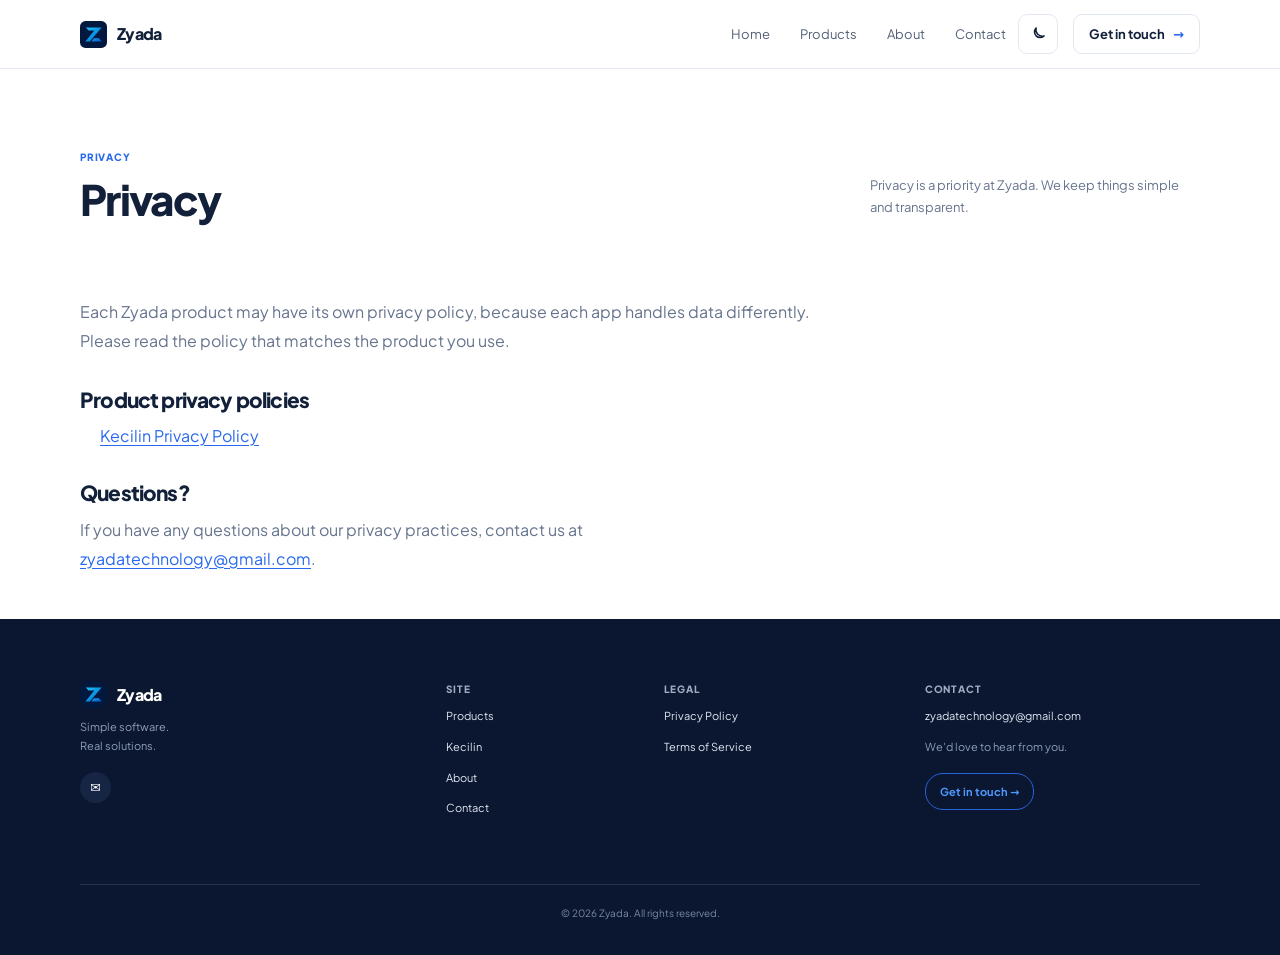
<file: privacy.html>
<!doctype html>
<html lang="en">
	<head>
		<meta charset="utf-8" />
		<meta name="viewport" content="width=device-width, initial-scale=1" />
		<meta name="theme-color" content="#2f6fed" />
		<meta name="generator" content="SvelteKit" />
		<script>
			(function () {
				try {
					var stored = localStorage.getItem('zyada-theme');
					var dark = stored ? stored === 'dark' : false;
					var meta = document.querySelector('meta[name="theme-color"]');
					if (dark) {
						document.documentElement.classList.add('dark');
						if (meta) meta.setAttribute('content', '#0a101d');
					}
				} catch (e) {}
			})();
		</script>
		<link rel="icon" href="/favicon.svg" type="image/svg+xml" />
		<link rel="apple-touch-icon" href="/favicon.svg" />
		<link href="./_app/immutable/entry/start.DhqyR3sy.js" rel="modulepreload">
		<link href="./_app/immutable/chunks/A1685DhK.js" rel="modulepreload">
		<link href="./_app/immutable/chunks/IZYiDmDV.js" rel="modulepreload">
		<link href="./_app/immutable/entry/app.DFzdNLAC.js" rel="modulepreload">
		<link href="./_app/immutable/chunks/xihTtKlq.js" rel="modulepreload">
		<link href="./_app/immutable/nodes/0.DSAV7odj.js" rel="modulepreload">
		<link href="./_app/immutable/chunks/Dtt54Wr_.js" rel="modulepreload">
		<link href="./_app/immutable/chunks/OliIoSRi.js" rel="modulepreload">
		<link href="./_app/immutable/nodes/5.mGto-ps1.js" rel="modulepreload">
		<link href="./_app/immutable/chunks/4GoXXi2x.js" rel="modulepreload">
		<link href="./_app/immutable/chunks/DaAiNxYF.js" rel="modulepreload">
		<!--gsrl61--><meta name="description" content="How Zyada handles privacy across its products. Each product has its own privacy policy."/> <link rel="canonical" href="https://zyada.id/privacy"/> <meta property="og:type" content="website"/> <meta property="og:title" content="Privacy — Zyada"/> <meta property="og:description" content="How Zyada handles privacy across its products. Each product has its own privacy policy."/> <meta property="og:url" content="https://zyada.id/privacy"/> <meta property="og:site_name" content="Zyada"/> <meta property="og:image" content="https://zyada.id/images/og-cover.svg"/> <meta name="twitter:card" content="summary_large_image"/> <meta name="twitter:title" content="Privacy — Zyada"/> <meta name="twitter:description" content="How Zyada handles privacy across its products. Each product has its own privacy policy."/> <meta name="twitter:image" content="https://zyada.id/images/og-cover.svg"/> <!--[-1--><!--]--><!----><title>Privacy — Zyada</title>
		<link href="./_app/immutable/assets/0.CDBALgkd.css" rel="stylesheet">
	</head>
	<body data-sveltekit-preload-data="hover">
		<div style="display: contents"><!--[--><!--[0--><!--[--><div class="flex min-h-screen flex-col"><!--[0--><div class="fixed inset-0 z-[1000] flex flex-col items-center justify-center gap-4 bg-bg" aria-hidden="true"><div class="size-[34px] rounded-full border-[3px] border-border border-t-primary animate-spin"></div> <span class="text-xl font-extrabold tracking-brand text-text">Zyada</span></div><!--]--> <header class="sticky top-0 z-20 border-b border-border bg-white/[0.92] backdrop-blur-[14px] dark:bg-card/85"><nav class="wrap flex h-[68px] max-sm:h-[62px] items-center gap-3"><a class="brand flex items-center gap-2.5 font-extrabold tracking-brand text-text hover:filter-none" href="/" aria-label="Zyada home"><img class="size-[27px] rounded-xs" src="/images/zyada-logo-sm.svg" alt="Zyada logo" width="27" height="27"/> <span class="brand-name">Zyada</span></a> <div class="links ml-auto hidden items-center gap-7.5 max-sm:hidden sm:flex"><!--[--><a href="/" class="text-small hover:text-primary text-text-soft">Home</a><a href="/products" class="text-small hover:text-primary text-text-soft">Products</a><a href="/about" class="text-small hover:text-primary text-text-soft">About</a><a href="/contact" class="text-small hover:text-primary text-text-soft">Contact</a><!--]--></div> <button class="inline-flex size-10 items-center justify-center rounded-sm border border-border text-text hover:border-primary hover:text-primary max-sm:ml-auto" aria-label="Switch to dark mode" title="Switch to dark mode"><!--[-1--><svg width="18" height="18" viewBox="0 0 24 24" fill="none" xmlns="http://www.w3.org/2000/svg" aria-hidden="true"><path d="M20 14.5A8.5 8.5 0 0 1 9.5 4a7 7 0 1 0 10.5 10.5Z" stroke="currentColor" stroke-width="2" stroke-linecap="round" stroke-linejoin="round"></path></svg><!--]--></button> <a class="navbtn ml-0.75 hidden items-center justify-center gap-2 rounded-sm border border-border-strong px-3.75 py-2.25 text-small font-bold text-text hover:border-primary max-sm:hidden sm:inline-flex" href="/contact">Get in touch <span class="text-primary">→</span></a> <button class="flex size-10 items-center justify-center rounded-sm border border-border bg-transparent text-text hover:text-primary sm:hidden" aria-label="Open menu" aria-expanded="false"><svg width="24" height="24" viewBox="0 0 24 24" fill="none" xmlns="http://www.w3.org/2000/svg" aria-hidden="true"><path d="M3 6H21M9 12H21M3 18H21" stroke="currentColor" stroke-width="2" stroke-linecap="round"></path></svg></button></nav></header> <div class="backdrop fixed inset-0 z-90 hidden bg-overlay/40 backdrop-blur-xs transition-[opacity,visibility] duration-300 max-sm:block opacity-0 invisible" role="button" tabindex="-1" aria-label="Close menu" aria-hidden="true"></div> <aside class="mobile-menu fixed top-0 right-0 bottom-0 z-100 hidden w-[min(330px,84vw)] flex-col overflow-y-auto bg-white/[0.72] px-6 pt-5.5 pb-7 shadow-[-18px_0_45px_rgba(10,25,55,0.18)] backdrop-blur-xl backdrop-saturate-[1.4] transition-[transform,visibility] duration-300 ease-out dark:bg-card/80 max-sm:flex invisible translate-x-[105%]" inert="" aria-hidden="true"><div class="flex items-center justify-between border-b border-border pb-4 mb-2.5"><a class="brand flex items-center gap-2 font-extrabold tracking-brand hover:filter-none" href="/" aria-label="Zyada home"><img class="size-[27px] rounded-xs" src="/images/zyada-logo-sm.svg" alt="Zyada logo" width="27" height="27"/> <span>Zyada</span></a> <button class="inline-flex size-10 items-center justify-center rounded-sm bg-black/5 text-text hover:bg-black/10 hover:text-primary dark:bg-white/10 dark:hover:bg-white/15" aria-label="Close menu"><svg width="24" height="24" viewBox="0 0 24 24" fill="none" xmlns="http://www.w3.org/2000/svg" aria-hidden="true"><path d="M6 6L18 18M18 6L6 18" stroke="currentColor" stroke-width="2" stroke-linecap="round"></path></svg></button></div> <div class="flex min-h-0 flex-1 flex-col justify-start gap-1"><!--[--><a class="flex min-h-[52px] items-center border-b border-border px-1 py-2.5 text-lead font-semibold" href="/">Home</a><a class="flex min-h-[52px] items-center border-b border-border px-1 py-2.5 text-lead font-semibold" href="/products">Products</a><a class="flex min-h-[52px] items-center border-b border-border px-1 py-2.5 text-lead font-semibold" href="/about">About</a><a class="flex min-h-[52px] items-center border-b border-border px-1 py-2.5 text-lead font-semibold" href="/contact">Contact</a><!--]--> <a class="mt-1.5 inline-flex items-center justify-center gap-2 rounded-sm bg-primary p-3.5 font-bold text-white" href="/contact">Get in touch <span>→</span></a></div></aside><!----> <main id="main" class="flex-1"><!--[--><!----> <section class="pt-[clamp(3rem,8vw,5rem)] pb-0"><div class="wrap"><div class="section-head "><div><!--[0--><span>PRIVACY</span><!--]--> <h2>Privacy</h2></div> <!--[0--><div class="intro "><p>Privacy is a priority at Zyada. We keep things simple and transparent.</p></div><!--]--></div><!----></div></section> <section class="section pt-6"><div class="wrap"><div class="legal-body"><p>Each Zyada product may have its own privacy policy, because each app handles data
        differently. Please read the policy that matches the product you use.</p> <h2>Product privacy policies</h2> <ul><!--[--><li><a href="/privacy/kecilin">Kecilin Privacy Policy</a></li><!--]--></ul> <h2>Questions?</h2> <p>If you have any questions about our privacy practices, contact us at <a href="mailto:zyadatechnology@gmail.com">zyadatechnology@gmail.com</a>.</p></div></div></section><!--]--><!----></main> <footer class="bg-footer-bg pt-15.5 text-white"><div class="wrap grid grid-cols-[1.4fr_0.7fr_0.9fr_1.3fr] gap-17.5 max-sm:grid-cols-2 max-sm:gap-y-10.5 max-sm:gap-x-7.5 max-sm:[&amp;>div:first-child]:col-span-2"><div><a class="footbrand mb-2.5 flex items-center gap-2.5 font-extrabold tracking-brand" href="/"><img class="size-[27px] rounded-md" src="/images/zyada-logo-sm.svg" alt="Zyada logo" width="27" height="27"/> <span class="app-name">Zyada</span></a> <p class="text-tiny leading-body text-footer-soft">Simple software.<br/>Real solutions.</p> <div class="flex gap-2"><a class="footsocial grid size-[31px] place-items-center rounded-full bg-footer-icon-bg text-small" href="mailto:zyadatechnology@gmail.com" aria-label="Email Zyada">✉</a></div></div> <div><span class="mb-2.5 block text-2xs font-extrabold tracking-label text-footer-muted">SITE</span> <!--[--><a class="footsite mb-3.25 block text-tiny text-footer-text" href="/products">Products</a><a class="footsite mb-3.25 block text-tiny text-footer-text" href="/products/kecilin">Kecilin</a><a class="footsite mb-3.25 block text-tiny text-footer-text" href="/about">About</a><a class="footsite mb-3.25 block text-tiny text-footer-text" href="/contact">Contact</a><!--]--></div> <div><span class="mb-2.5 block text-2xs font-extrabold tracking-label text-footer-muted">LEGAL</span> <!--[--><a class="footsite mb-3.25 block text-tiny text-footer-text" href="/privacy">Privacy Policy</a><a class="footsite mb-3.25 block text-tiny text-footer-text" href="/terms">Terms of Service</a><!--]--></div> <div><span class="mb-2.5 block text-2xs font-extrabold tracking-label text-footer-muted">CONTACT</span> <a class="footsite mb-3.25 block text-tiny text-footer-text" href="mailto:zyadatechnology@gmail.com">zyadatechnology@gmail.com</a> <p class="text-tiny leading-body text-footer-soft">We'd love to hear from you.</p> <a class="footbtn inline-block rounded-lg border border-footer-btn px-3.5 py-2.25 text-tiny font-bold text-footer-btn-text" href="mailto:zyadatechnology@gmail.com">Get in touch →</a></div></div> <div class="wrap mt-13.5 mb-8.5 flex items-center justify-center border-t border-white/12 pt-5 text-2xs text-footer-faint"><span>© 2026 Zyada. All rights reserved.</span></div></footer><!----></div><!--]--><!--]--> <!--[-1--><!--]--><!--]-->
			
			<script>
				{
					__sveltekit_1w480nk = {
						base: new URL(".", location).pathname.slice(0, -1)
					};

					const element = document.currentScript.parentElement;

					Promise.all([
						import("./_app/immutable/entry/start.DhqyR3sy.js"),
						import("./_app/immutable/entry/app.DFzdNLAC.js")
					]).then(([kit, app]) => {
						kit.start(app, element, {
							node_ids: [0, 5],
							data: [null,null],
							form: null,
							error: null
						});
					});
				}
			</script>
		</div>
	</body>
</html>
</file>
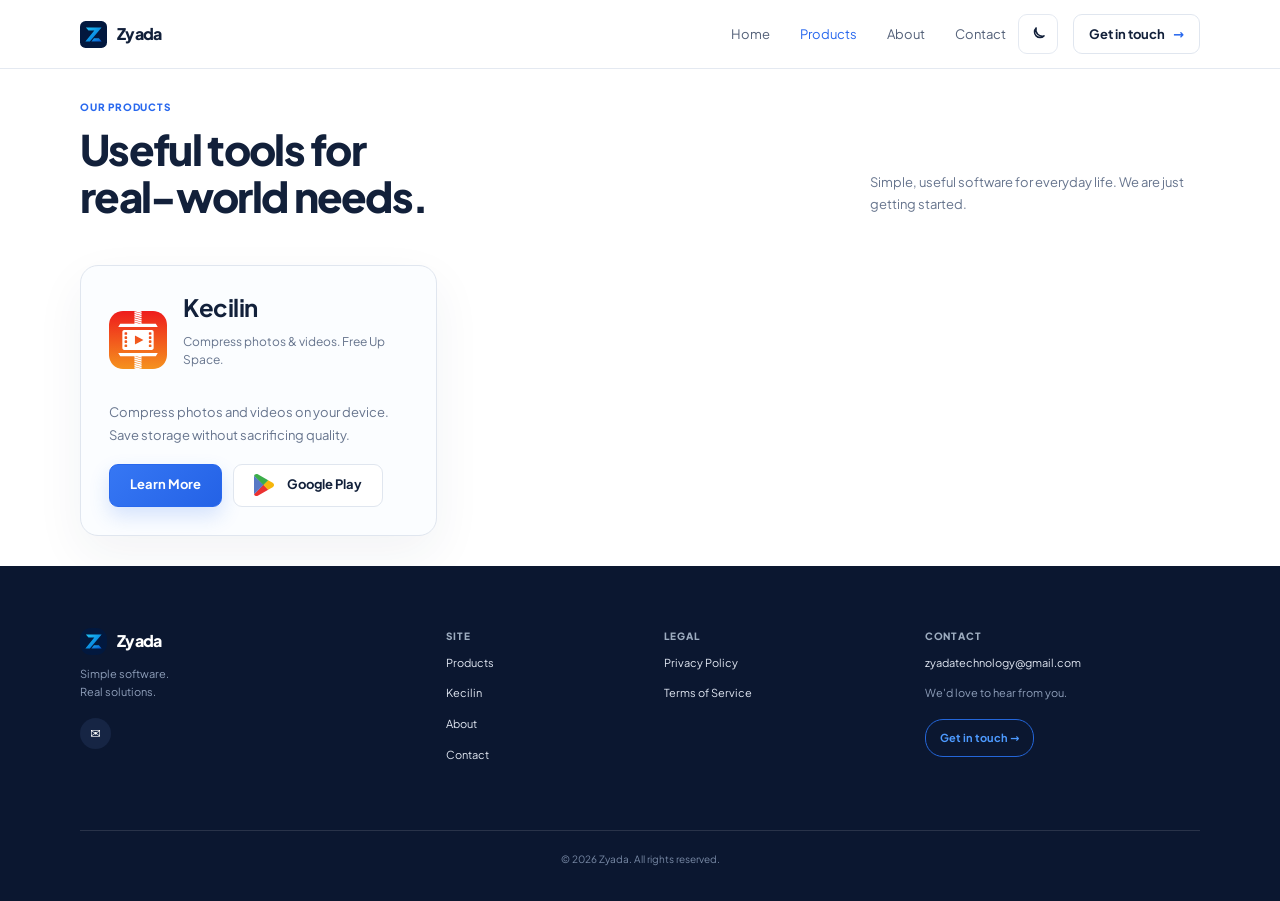
<file: products.html>
<!doctype html>
<html lang="en">
	<head>
		<meta charset="utf-8" />
		<meta name="viewport" content="width=device-width, initial-scale=1" />
		<meta name="theme-color" content="#2f6fed" />
		<meta name="generator" content="SvelteKit" />
		<script>
			(function () {
				try {
					var stored = localStorage.getItem('zyada-theme');
					var dark = stored ? stored === 'dark' : false;
					var meta = document.querySelector('meta[name="theme-color"]');
					if (dark) {
						document.documentElement.classList.add('dark');
						if (meta) meta.setAttribute('content', '#0a101d');
					}
				} catch (e) {}
			})();
		</script>
		<link rel="icon" href="/favicon.svg" type="image/svg+xml" />
		<link rel="apple-touch-icon" href="/favicon.svg" />
		<link href="./_app/immutable/entry/start.DhqyR3sy.js" rel="modulepreload">
		<link href="./_app/immutable/chunks/A1685DhK.js" rel="modulepreload">
		<link href="./_app/immutable/chunks/IZYiDmDV.js" rel="modulepreload">
		<link href="./_app/immutable/entry/app.DFzdNLAC.js" rel="modulepreload">
		<link href="./_app/immutable/chunks/xihTtKlq.js" rel="modulepreload">
		<link href="./_app/immutable/nodes/0.DSAV7odj.js" rel="modulepreload">
		<link href="./_app/immutable/chunks/Dtt54Wr_.js" rel="modulepreload">
		<link href="./_app/immutable/chunks/OliIoSRi.js" rel="modulepreload">
		<link href="./_app/immutable/nodes/7.Ch6PvuN-.js" rel="modulepreload">
		<link href="./_app/immutable/chunks/4GoXXi2x.js" rel="modulepreload">
		<link href="./_app/immutable/chunks/Br139SqL.js" rel="modulepreload">
		<!--gsrl61--><meta name="description" content="Explore Zyada products. Official home of Kecilin, the Android app for compressing photos and videos."/> <link rel="canonical" href="https://zyada.id/products"/> <meta property="og:type" content="website"/> <meta property="og:title" content="Products — Zyada"/> <meta property="og:description" content="Explore Zyada products. Official home of Kecilin, the Android app for compressing photos and videos."/> <meta property="og:url" content="https://zyada.id/products"/> <meta property="og:site_name" content="Zyada"/> <meta property="og:image" content="https://zyada.id/images/og-cover.svg"/> <meta name="twitter:card" content="summary_large_image"/> <meta name="twitter:title" content="Products — Zyada"/> <meta name="twitter:description" content="Explore Zyada products. Official home of Kecilin, the Android app for compressing photos and videos."/> <meta name="twitter:image" content="https://zyada.id/images/og-cover.svg"/> <!--[-1--><!--]--><!----><title>Products — Zyada</title>
		<link href="./_app/immutable/assets/0.CDBALgkd.css" rel="stylesheet">
	</head>
	<body data-sveltekit-preload-data="hover">
		<div style="display: contents"><!--[--><!--[0--><!--[--><div class="flex min-h-screen flex-col"><!--[0--><div class="fixed inset-0 z-[1000] flex flex-col items-center justify-center gap-4 bg-bg" aria-hidden="true"><div class="size-[34px] rounded-full border-[3px] border-border border-t-primary animate-spin"></div> <span class="text-xl font-extrabold tracking-brand text-text">Zyada</span></div><!--]--> <header class="sticky top-0 z-20 border-b border-border bg-white/[0.92] backdrop-blur-[14px] dark:bg-card/85"><nav class="wrap flex h-[68px] max-sm:h-[62px] items-center gap-3"><a class="brand flex items-center gap-2.5 font-extrabold tracking-brand text-text hover:filter-none" href="/" aria-label="Zyada home"><img class="size-[27px] rounded-xs" src="/images/zyada-logo-sm.svg" alt="Zyada logo" width="27" height="27"/> <span class="brand-name">Zyada</span></a> <div class="links ml-auto hidden items-center gap-7.5 max-sm:hidden sm:flex"><!--[--><a href="/" class="text-small hover:text-primary text-text-soft">Home</a><a href="/products" class="text-small hover:text-primary text-primary">Products</a><a href="/about" class="text-small hover:text-primary text-text-soft">About</a><a href="/contact" class="text-small hover:text-primary text-text-soft">Contact</a><!--]--></div> <button class="inline-flex size-10 items-center justify-center rounded-sm border border-border text-text hover:border-primary hover:text-primary max-sm:ml-auto" aria-label="Switch to dark mode" title="Switch to dark mode"><!--[-1--><svg width="18" height="18" viewBox="0 0 24 24" fill="none" xmlns="http://www.w3.org/2000/svg" aria-hidden="true"><path d="M20 14.5A8.5 8.5 0 0 1 9.5 4a7 7 0 1 0 10.5 10.5Z" stroke="currentColor" stroke-width="2" stroke-linecap="round" stroke-linejoin="round"></path></svg><!--]--></button> <a class="navbtn ml-0.75 hidden items-center justify-center gap-2 rounded-sm border border-border-strong px-3.75 py-2.25 text-small font-bold text-text hover:border-primary max-sm:hidden sm:inline-flex" href="/contact">Get in touch <span class="text-primary">→</span></a> <button class="flex size-10 items-center justify-center rounded-sm border border-border bg-transparent text-text hover:text-primary sm:hidden" aria-label="Open menu" aria-expanded="false"><svg width="24" height="24" viewBox="0 0 24 24" fill="none" xmlns="http://www.w3.org/2000/svg" aria-hidden="true"><path d="M3 6H21M9 12H21M3 18H21" stroke="currentColor" stroke-width="2" stroke-linecap="round"></path></svg></button></nav></header> <div class="backdrop fixed inset-0 z-90 hidden bg-overlay/40 backdrop-blur-xs transition-[opacity,visibility] duration-300 max-sm:block opacity-0 invisible" role="button" tabindex="-1" aria-label="Close menu" aria-hidden="true"></div> <aside class="mobile-menu fixed top-0 right-0 bottom-0 z-100 hidden w-[min(330px,84vw)] flex-col overflow-y-auto bg-white/[0.72] px-6 pt-5.5 pb-7 shadow-[-18px_0_45px_rgba(10,25,55,0.18)] backdrop-blur-xl backdrop-saturate-[1.4] transition-[transform,visibility] duration-300 ease-out dark:bg-card/80 max-sm:flex invisible translate-x-[105%]" inert="" aria-hidden="true"><div class="flex items-center justify-between border-b border-border pb-4 mb-2.5"><a class="brand flex items-center gap-2 font-extrabold tracking-brand hover:filter-none" href="/" aria-label="Zyada home"><img class="size-[27px] rounded-xs" src="/images/zyada-logo-sm.svg" alt="Zyada logo" width="27" height="27"/> <span>Zyada</span></a> <button class="inline-flex size-10 items-center justify-center rounded-sm bg-black/5 text-text hover:bg-black/10 hover:text-primary dark:bg-white/10 dark:hover:bg-white/15" aria-label="Close menu"><svg width="24" height="24" viewBox="0 0 24 24" fill="none" xmlns="http://www.w3.org/2000/svg" aria-hidden="true"><path d="M6 6L18 18M18 6L6 18" stroke="currentColor" stroke-width="2" stroke-linecap="round"></path></svg></button></div> <div class="flex min-h-0 flex-1 flex-col justify-start gap-1"><!--[--><a class="flex min-h-[52px] items-center border-b border-border px-1 py-2.5 text-lead font-semibold" href="/">Home</a><a class="flex min-h-[52px] items-center border-b border-border px-1 py-2.5 text-lead font-semibold active" href="/products">Products</a><a class="flex min-h-[52px] items-center border-b border-border px-1 py-2.5 text-lead font-semibold" href="/about">About</a><a class="flex min-h-[52px] items-center border-b border-border px-1 py-2.5 text-lead font-semibold" href="/contact">Contact</a><!--]--> <a class="mt-1.5 inline-flex items-center justify-center gap-2 rounded-sm bg-primary p-3.5 font-bold text-white" href="/contact">Get in touch <span>→</span></a></div></aside><!----> <main id="main" class="flex-1"><!--[--><!----> <section class="section pt-[clamp(3rem,7vw,5rem)]"><div class="wrap"><div class="section-head"><div><span>OUR PRODUCTS</span> <h2>Useful tools for<br/>real-world needs.</h2></div> <div class="intro"><p>Simple, useful software for everyday life. We are just getting started.</p></div></div> <div class="grid grid-cols-[repeat(auto-fill,minmax(min(22rem,100%),1fr))] gap-6"><!--[--><article class="flex flex-col rounded-lg border border-border-strong bg-card p-7 shadow-md"><div class="mb-4 flex items-center gap-4"><!--[0--><img class="size-[58px] rounded-app" src="/images/kecilin-icon.svg" alt="" width="58" height="58" loading="lazy"/><!--]--> <div><h3 class="mb-1 text-2xl tracking-heading">Kecilin</h3> <p class="text-xs leading-normal text-text-muted">Compress photos &amp; videos. Free Up Space.</p></div></div> <p class="mb-6 flex-1 text-small leading-article text-text-muted">Compress photos and videos on your device. Save storage without sacrificing quality.</p> <div class="flex flex-wrap gap-2.75"><!--[0--><a class="inline-flex items-center justify-center gap-3.25 min-h-[43px] px-5 border rounded-sm text-small font-bold leading-btn cursor-pointer whitespace-nowrap no-underline transition-[box-shadow,border-color,transform] duration-150 active:translate-y-px hover:no-underline hover:filter-none text-white border-primary shadow-[0_9px_20px_var(--color-shadow-primary)] hover:shadow-[0_12px_26px_var(--color-shadow-primary)] min-h-[38px] px-4 text-xs " href="/products/kecilin" style="background:var(--color-gradient-primary)"><!---->Learn More<!----></a><!--]--><!----> <!--[0--><!--[0--><a class="inline-flex items-center justify-center gap-3.25 min-h-[43px] px-5 border rounded-sm text-small font-bold leading-btn cursor-pointer whitespace-nowrap no-underline transition-[box-shadow,border-color,transform] duration-150 active:translate-y-px hover:no-underline hover:filter-none bg-white text-text border-border-strong hover:border-primary dark:bg-card min-h-[38px] px-4 text-xs " href="https://play.google.com/store/apps/details?id=com.zyada.kecilin" style="" target="_blank" rel="noopener noreferrer"><img class="size-5" src="/images/google-play-color.svg" alt="" aria-hidden="true"/> Google Play<!----></a><!--]--><!--]--></div></article><!--]--></div></div></section><!--]--><!----></main> <footer class="bg-footer-bg pt-15.5 text-white"><div class="wrap grid grid-cols-[1.4fr_0.7fr_0.9fr_1.3fr] gap-17.5 max-sm:grid-cols-2 max-sm:gap-y-10.5 max-sm:gap-x-7.5 max-sm:[&amp;>div:first-child]:col-span-2"><div><a class="footbrand mb-2.5 flex items-center gap-2.5 font-extrabold tracking-brand" href="/"><img class="size-[27px] rounded-md" src="/images/zyada-logo-sm.svg" alt="Zyada logo" width="27" height="27"/> <span class="app-name">Zyada</span></a> <p class="text-tiny leading-body text-footer-soft">Simple software.<br/>Real solutions.</p> <div class="flex gap-2"><a class="footsocial grid size-[31px] place-items-center rounded-full bg-footer-icon-bg text-small" href="mailto:zyadatechnology@gmail.com" aria-label="Email Zyada">✉</a></div></div> <div><span class="mb-2.5 block text-2xs font-extrabold tracking-label text-footer-muted">SITE</span> <!--[--><a class="footsite mb-3.25 block text-tiny text-footer-text" href="/products">Products</a><a class="footsite mb-3.25 block text-tiny text-footer-text" href="/products/kecilin">Kecilin</a><a class="footsite mb-3.25 block text-tiny text-footer-text" href="/about">About</a><a class="footsite mb-3.25 block text-tiny text-footer-text" href="/contact">Contact</a><!--]--></div> <div><span class="mb-2.5 block text-2xs font-extrabold tracking-label text-footer-muted">LEGAL</span> <!--[--><a class="footsite mb-3.25 block text-tiny text-footer-text" href="/privacy">Privacy Policy</a><a class="footsite mb-3.25 block text-tiny text-footer-text" href="/terms">Terms of Service</a><!--]--></div> <div><span class="mb-2.5 block text-2xs font-extrabold tracking-label text-footer-muted">CONTACT</span> <a class="footsite mb-3.25 block text-tiny text-footer-text" href="mailto:zyadatechnology@gmail.com">zyadatechnology@gmail.com</a> <p class="text-tiny leading-body text-footer-soft">We'd love to hear from you.</p> <a class="footbtn inline-block rounded-lg border border-footer-btn px-3.5 py-2.25 text-tiny font-bold text-footer-btn-text" href="mailto:zyadatechnology@gmail.com">Get in touch →</a></div></div> <div class="wrap mt-13.5 mb-8.5 flex items-center justify-center border-t border-white/12 pt-5 text-2xs text-footer-faint"><span>© 2026 Zyada. All rights reserved.</span></div></footer><!----></div><!--]--><!--]--> <!--[-1--><!--]--><!--]-->
			
			<script>
				{
					__sveltekit_1w480nk = {
						base: new URL(".", location).pathname.slice(0, -1)
					};

					const element = document.currentScript.parentElement;

					Promise.all([
						import("./_app/immutable/entry/start.DhqyR3sy.js"),
						import("./_app/immutable/entry/app.DFzdNLAC.js")
					]).then(([kit, app]) => {
						kit.start(app, element, {
							node_ids: [0, 7],
							data: [null,null],
							form: null,
							error: null
						});
					});
				}
			</script>
		</div>
	</body>
</html>
</file>
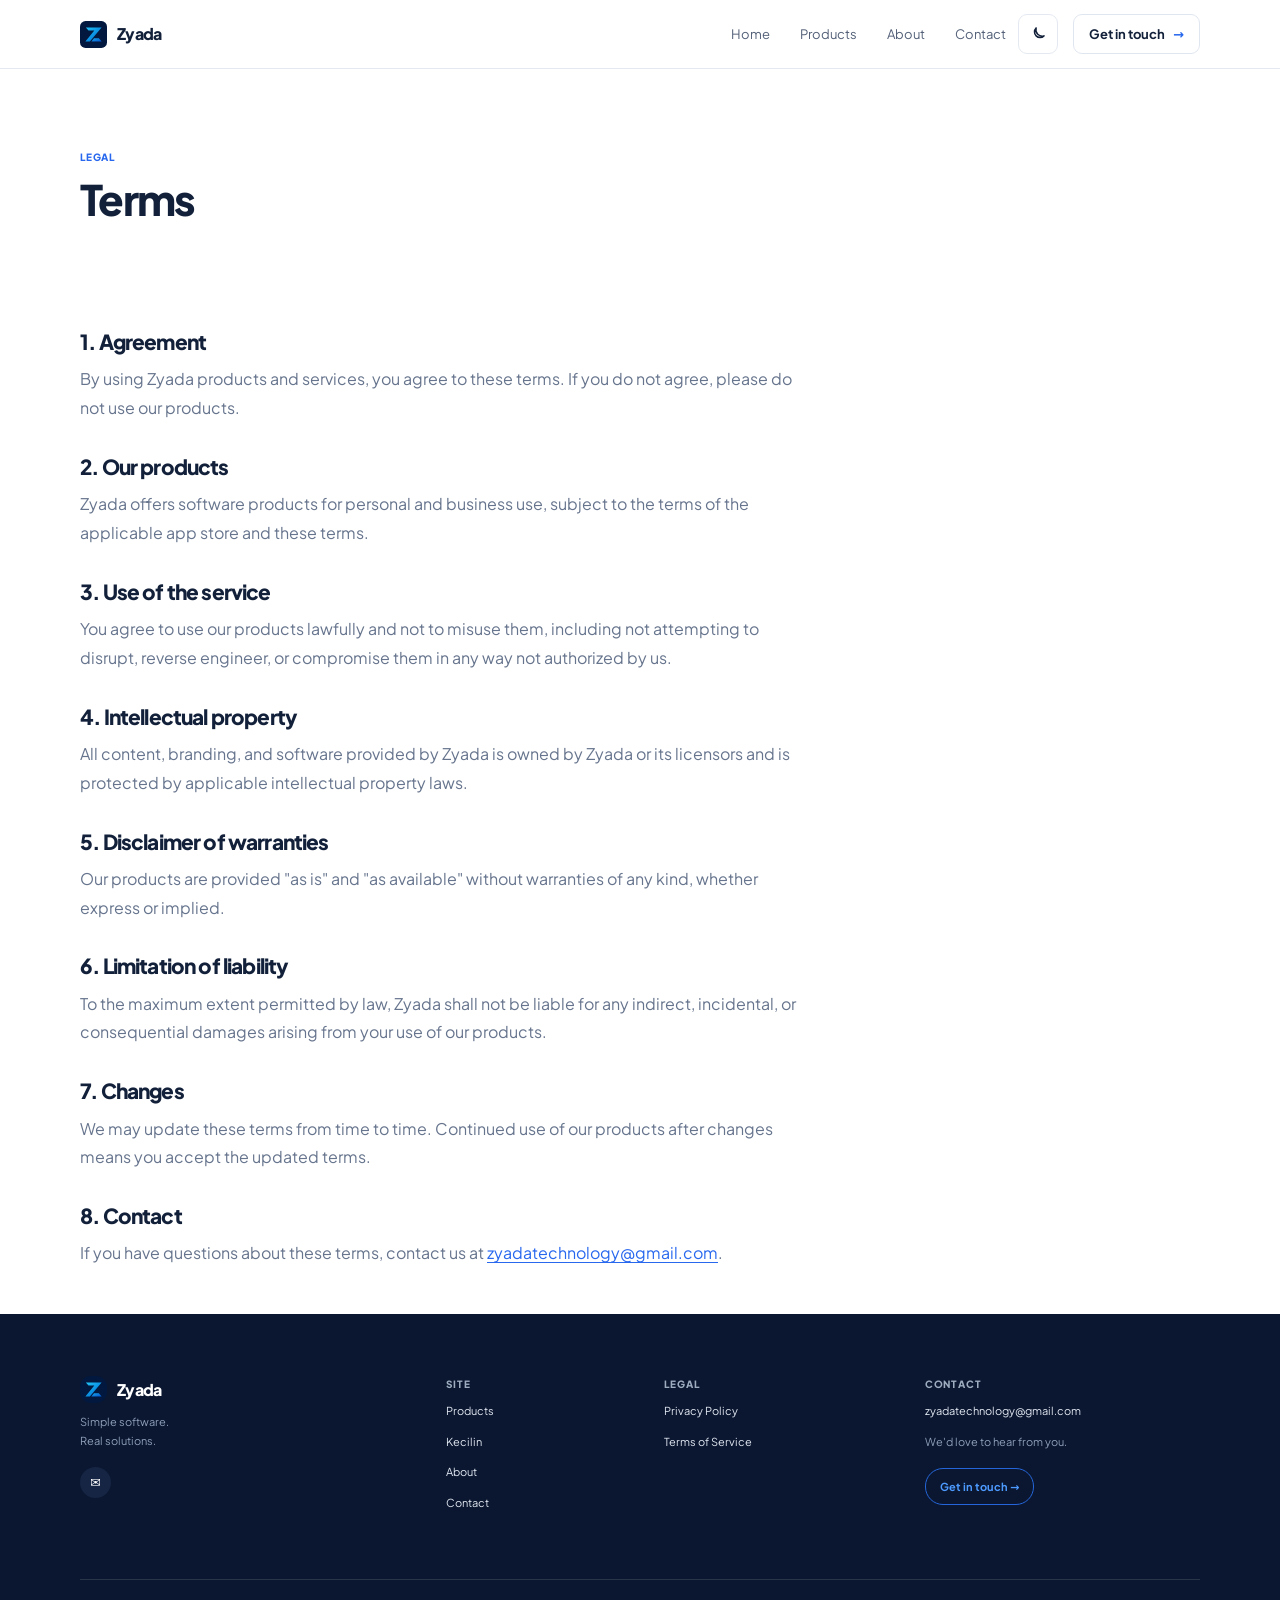
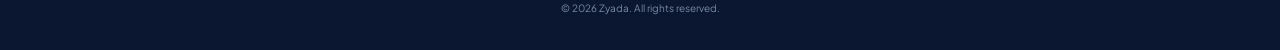
<file: terms.html>
<!doctype html>
<html lang="en">
	<head>
		<meta charset="utf-8" />
		<meta name="viewport" content="width=device-width, initial-scale=1" />
		<meta name="theme-color" content="#2f6fed" />
		<meta name="generator" content="SvelteKit" />
		<script>
			(function () {
				try {
					var stored = localStorage.getItem('zyada-theme');
					var dark = stored ? stored === 'dark' : false;
					var meta = document.querySelector('meta[name="theme-color"]');
					if (dark) {
						document.documentElement.classList.add('dark');
						if (meta) meta.setAttribute('content', '#0a101d');
					}
				} catch (e) {}
			})();
		</script>
		<link rel="icon" href="/favicon.svg" type="image/svg+xml" />
		<link rel="apple-touch-icon" href="/favicon.svg" />
		<link href="./_app/immutable/entry/start.DhqyR3sy.js" rel="modulepreload">
		<link href="./_app/immutable/chunks/A1685DhK.js" rel="modulepreload">
		<link href="./_app/immutable/chunks/IZYiDmDV.js" rel="modulepreload">
		<link href="./_app/immutable/entry/app.DFzdNLAC.js" rel="modulepreload">
		<link href="./_app/immutable/chunks/xihTtKlq.js" rel="modulepreload">
		<link href="./_app/immutable/nodes/0.DSAV7odj.js" rel="modulepreload">
		<link href="./_app/immutable/chunks/Dtt54Wr_.js" rel="modulepreload">
		<link href="./_app/immutable/chunks/OliIoSRi.js" rel="modulepreload">
		<link href="./_app/immutable/nodes/9.DkGcUG9y.js" rel="modulepreload">
		<link href="./_app/immutable/chunks/4GoXXi2x.js" rel="modulepreload">
		<link href="./_app/immutable/chunks/DaAiNxYF.js" rel="modulepreload">
		<!--gsrl61--><meta name="description" content="Terms and conditions for using Zyada products and services."/> <link rel="canonical" href="https://zyada.id/terms"/> <meta property="og:type" content="website"/> <meta property="og:title" content="Terms — Zyada"/> <meta property="og:description" content="Terms and conditions for using Zyada products and services."/> <meta property="og:url" content="https://zyada.id/terms"/> <meta property="og:site_name" content="Zyada"/> <meta property="og:image" content="https://zyada.id/images/og-cover.svg"/> <meta name="twitter:card" content="summary_large_image"/> <meta name="twitter:title" content="Terms — Zyada"/> <meta name="twitter:description" content="Terms and conditions for using Zyada products and services."/> <meta name="twitter:image" content="https://zyada.id/images/og-cover.svg"/> <!--[-1--><!--]--><!----><title>Terms — Zyada</title>
		<link href="./_app/immutable/assets/0.CDBALgkd.css" rel="stylesheet">
	</head>
	<body data-sveltekit-preload-data="hover">
		<div style="display: contents"><!--[--><!--[0--><!--[--><div class="flex min-h-screen flex-col"><!--[0--><div class="fixed inset-0 z-[1000] flex flex-col items-center justify-center gap-4 bg-bg" aria-hidden="true"><div class="size-[34px] rounded-full border-[3px] border-border border-t-primary animate-spin"></div> <span class="text-xl font-extrabold tracking-brand text-text">Zyada</span></div><!--]--> <header class="sticky top-0 z-20 border-b border-border bg-white/[0.92] backdrop-blur-[14px] dark:bg-card/85"><nav class="wrap flex h-[68px] max-sm:h-[62px] items-center gap-3"><a class="brand flex items-center gap-2.5 font-extrabold tracking-brand text-text hover:filter-none" href="/" aria-label="Zyada home"><img class="size-[27px] rounded-xs" src="/images/zyada-logo-sm.svg" alt="Zyada logo" width="27" height="27"/> <span class="brand-name">Zyada</span></a> <div class="links ml-auto hidden items-center gap-7.5 max-sm:hidden sm:flex"><!--[--><a href="/" class="text-small hover:text-primary text-text-soft">Home</a><a href="/products" class="text-small hover:text-primary text-text-soft">Products</a><a href="/about" class="text-small hover:text-primary text-text-soft">About</a><a href="/contact" class="text-small hover:text-primary text-text-soft">Contact</a><!--]--></div> <button class="inline-flex size-10 items-center justify-center rounded-sm border border-border text-text hover:border-primary hover:text-primary max-sm:ml-auto" aria-label="Switch to dark mode" title="Switch to dark mode"><!--[-1--><svg width="18" height="18" viewBox="0 0 24 24" fill="none" xmlns="http://www.w3.org/2000/svg" aria-hidden="true"><path d="M20 14.5A8.5 8.5 0 0 1 9.5 4a7 7 0 1 0 10.5 10.5Z" stroke="currentColor" stroke-width="2" stroke-linecap="round" stroke-linejoin="round"></path></svg><!--]--></button> <a class="navbtn ml-0.75 hidden items-center justify-center gap-2 rounded-sm border border-border-strong px-3.75 py-2.25 text-small font-bold text-text hover:border-primary max-sm:hidden sm:inline-flex" href="/contact">Get in touch <span class="text-primary">→</span></a> <button class="flex size-10 items-center justify-center rounded-sm border border-border bg-transparent text-text hover:text-primary sm:hidden" aria-label="Open menu" aria-expanded="false"><svg width="24" height="24" viewBox="0 0 24 24" fill="none" xmlns="http://www.w3.org/2000/svg" aria-hidden="true"><path d="M3 6H21M9 12H21M3 18H21" stroke="currentColor" stroke-width="2" stroke-linecap="round"></path></svg></button></nav></header> <div class="backdrop fixed inset-0 z-90 hidden bg-overlay/40 backdrop-blur-xs transition-[opacity,visibility] duration-300 max-sm:block opacity-0 invisible" role="button" tabindex="-1" aria-label="Close menu" aria-hidden="true"></div> <aside class="mobile-menu fixed top-0 right-0 bottom-0 z-100 hidden w-[min(330px,84vw)] flex-col overflow-y-auto bg-white/[0.72] px-6 pt-5.5 pb-7 shadow-[-18px_0_45px_rgba(10,25,55,0.18)] backdrop-blur-xl backdrop-saturate-[1.4] transition-[transform,visibility] duration-300 ease-out dark:bg-card/80 max-sm:flex invisible translate-x-[105%]" inert="" aria-hidden="true"><div class="flex items-center justify-between border-b border-border pb-4 mb-2.5"><a class="brand flex items-center gap-2 font-extrabold tracking-brand hover:filter-none" href="/" aria-label="Zyada home"><img class="size-[27px] rounded-xs" src="/images/zyada-logo-sm.svg" alt="Zyada logo" width="27" height="27"/> <span>Zyada</span></a> <button class="inline-flex size-10 items-center justify-center rounded-sm bg-black/5 text-text hover:bg-black/10 hover:text-primary dark:bg-white/10 dark:hover:bg-white/15" aria-label="Close menu"><svg width="24" height="24" viewBox="0 0 24 24" fill="none" xmlns="http://www.w3.org/2000/svg" aria-hidden="true"><path d="M6 6L18 18M18 6L6 18" stroke="currentColor" stroke-width="2" stroke-linecap="round"></path></svg></button></div> <div class="flex min-h-0 flex-1 flex-col justify-start gap-1"><!--[--><a class="flex min-h-[52px] items-center border-b border-border px-1 py-2.5 text-lead font-semibold" href="/">Home</a><a class="flex min-h-[52px] items-center border-b border-border px-1 py-2.5 text-lead font-semibold" href="/products">Products</a><a class="flex min-h-[52px] items-center border-b border-border px-1 py-2.5 text-lead font-semibold" href="/about">About</a><a class="flex min-h-[52px] items-center border-b border-border px-1 py-2.5 text-lead font-semibold" href="/contact">Contact</a><!--]--> <a class="mt-1.5 inline-flex items-center justify-center gap-2 rounded-sm bg-primary p-3.5 font-bold text-white" href="/contact">Get in touch <span>→</span></a></div></aside><!----> <main id="main" class="flex-1"><!--[--><!----> <section class="pt-[clamp(3rem,8vw,5rem)] pb-0"><div class="wrap"><div class="section-head "><div><!--[0--><span>LEGAL</span><!--]--> <h2>Terms</h2></div> <!--[-1--><!--]--></div><!----></div></section> <section class="section pt-6"><div class="wrap"><div class="legal-body"><h2>1. Agreement</h2> <p>By using Zyada products and services, you agree to these terms. If you do not agree, please
        do not use our products.</p> <h2>2. Our products</h2> <p>Zyada offers software products for personal and business use, subject to the terms of the
        applicable app store and these terms.</p> <h2>3. Use of the service</h2> <p>You agree to use our products lawfully and not to misuse them, including not attempting to
        disrupt, reverse engineer, or compromise them in any way not authorized by us.</p> <h2>4. Intellectual property</h2> <p>All content, branding, and software provided by Zyada is owned by Zyada or its licensors and
        is protected by applicable intellectual property laws.</p> <h2>5. Disclaimer of warranties</h2> <p>Our products are provided "as is" and "as available" without warranties of any kind, whether
        express or implied.</p> <h2>6. Limitation of liability</h2> <p>To the maximum extent permitted by law, Zyada shall not be liable for any indirect,
        incidental, or consequential damages arising from your use of our products.</p> <h2>7. Changes</h2> <p>We may update these terms from time to time. Continued use of our products after changes
        means you accept the updated terms.</p> <h2>8. Contact</h2> <p>If you have questions about these terms, contact us at <a href="mailto:zyadatechnology@gmail.com">zyadatechnology@gmail.com</a>.</p></div></div></section><!--]--><!----></main> <footer class="bg-footer-bg pt-15.5 text-white"><div class="wrap grid grid-cols-[1.4fr_0.7fr_0.9fr_1.3fr] gap-17.5 max-sm:grid-cols-2 max-sm:gap-y-10.5 max-sm:gap-x-7.5 max-sm:[&amp;>div:first-child]:col-span-2"><div><a class="footbrand mb-2.5 flex items-center gap-2.5 font-extrabold tracking-brand" href="/"><img class="size-[27px] rounded-md" src="/images/zyada-logo-sm.svg" alt="Zyada logo" width="27" height="27"/> <span class="app-name">Zyada</span></a> <p class="text-tiny leading-body text-footer-soft">Simple software.<br/>Real solutions.</p> <div class="flex gap-2"><a class="footsocial grid size-[31px] place-items-center rounded-full bg-footer-icon-bg text-small" href="mailto:zyadatechnology@gmail.com" aria-label="Email Zyada">✉</a></div></div> <div><span class="mb-2.5 block text-2xs font-extrabold tracking-label text-footer-muted">SITE</span> <!--[--><a class="footsite mb-3.25 block text-tiny text-footer-text" href="/products">Products</a><a class="footsite mb-3.25 block text-tiny text-footer-text" href="/products/kecilin">Kecilin</a><a class="footsite mb-3.25 block text-tiny text-footer-text" href="/about">About</a><a class="footsite mb-3.25 block text-tiny text-footer-text" href="/contact">Contact</a><!--]--></div> <div><span class="mb-2.5 block text-2xs font-extrabold tracking-label text-footer-muted">LEGAL</span> <!--[--><a class="footsite mb-3.25 block text-tiny text-footer-text" href="/privacy">Privacy Policy</a><a class="footsite mb-3.25 block text-tiny text-footer-text" href="/terms">Terms of Service</a><!--]--></div> <div><span class="mb-2.5 block text-2xs font-extrabold tracking-label text-footer-muted">CONTACT</span> <a class="footsite mb-3.25 block text-tiny text-footer-text" href="mailto:zyadatechnology@gmail.com">zyadatechnology@gmail.com</a> <p class="text-tiny leading-body text-footer-soft">We'd love to hear from you.</p> <a class="footbtn inline-block rounded-lg border border-footer-btn px-3.5 py-2.25 text-tiny font-bold text-footer-btn-text" href="mailto:zyadatechnology@gmail.com">Get in touch →</a></div></div> <div class="wrap mt-13.5 mb-8.5 flex items-center justify-center border-t border-white/12 pt-5 text-2xs text-footer-faint"><span>© 2026 Zyada. All rights reserved.</span></div></footer><!----></div><!--]--><!--]--> <!--[-1--><!--]--><!--]-->
			
			<script>
				{
					__sveltekit_1w480nk = {
						base: new URL(".", location).pathname.slice(0, -1)
					};

					const element = document.currentScript.parentElement;

					Promise.all([
						import("./_app/immutable/entry/start.DhqyR3sy.js"),
						import("./_app/immutable/entry/app.DFzdNLAC.js")
					]).then(([kit, app]) => {
						kit.start(app, element, {
							node_ids: [0, 9],
							data: [null,null],
							form: null,
							error: null
						});
					});
				}
			</script>
		</div>
	</body>
</html>
</file>
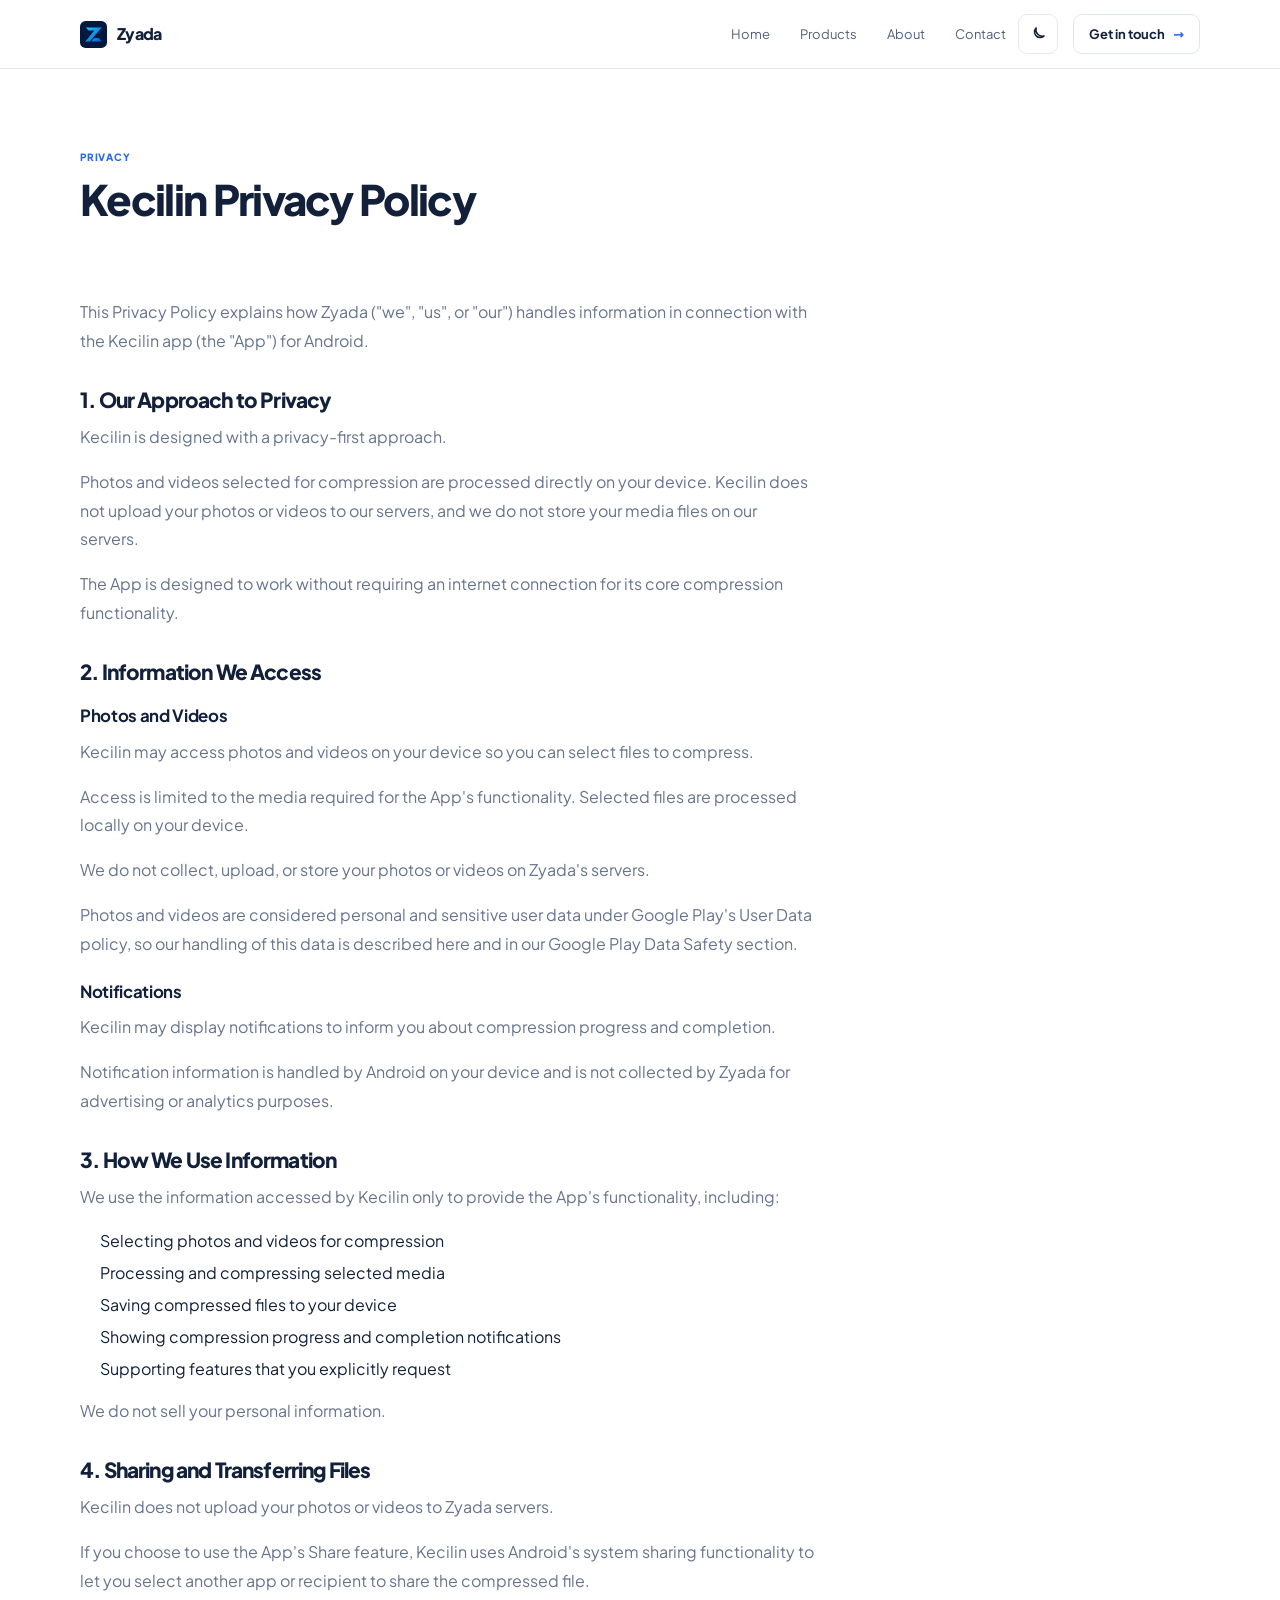
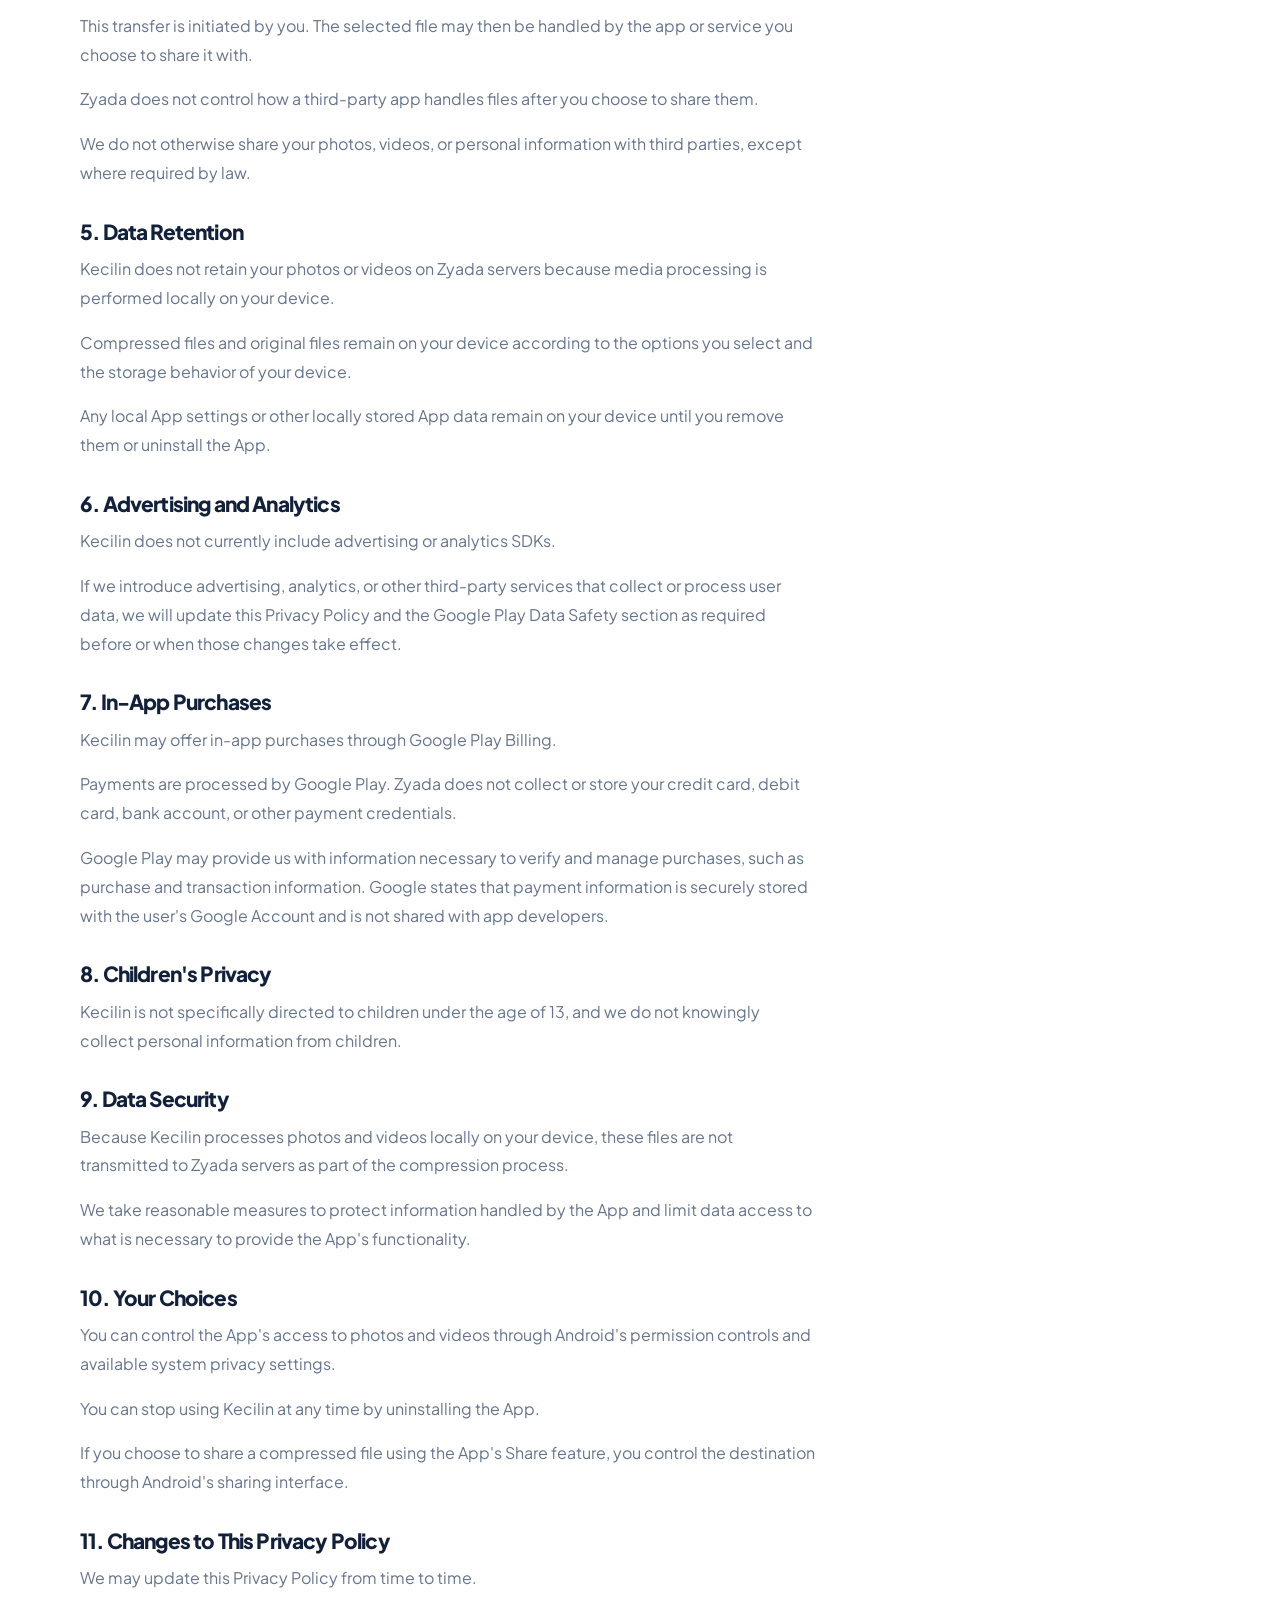
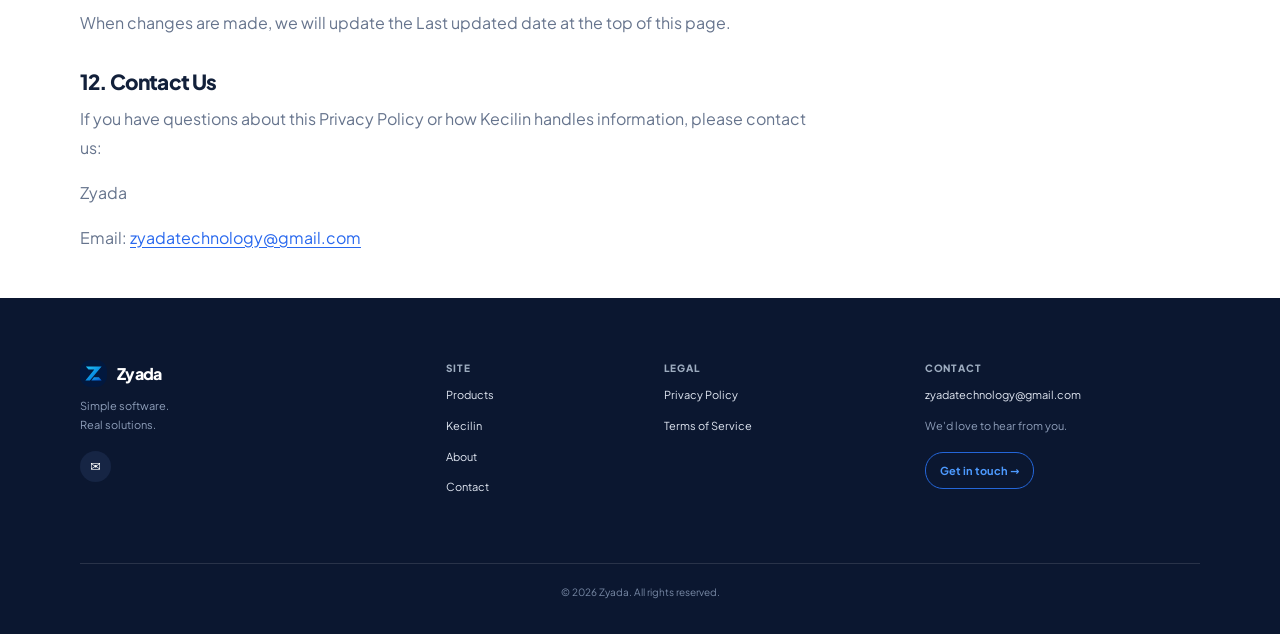
<file: privacy/kecilin.html>
<!doctype html>
<html lang="en">
	<head>
		<meta charset="utf-8" />
		<meta name="viewport" content="width=device-width, initial-scale=1" />
		<meta name="theme-color" content="#2f6fed" />
		<meta name="generator" content="SvelteKit" />
		<script>
			(function () {
				try {
					var stored = localStorage.getItem('zyada-theme');
					var dark = stored ? stored === 'dark' : false;
					var meta = document.querySelector('meta[name="theme-color"]');
					if (dark) {
						document.documentElement.classList.add('dark');
						if (meta) meta.setAttribute('content', '#0a101d');
					}
				} catch (e) {}
			})();
		</script>
		<link rel="icon" href="/favicon.svg" type="image/svg+xml" />
		<link rel="apple-touch-icon" href="/favicon.svg" />
		<link href="../_app/immutable/entry/start.DhqyR3sy.js" rel="modulepreload">
		<link href="../_app/immutable/chunks/A1685DhK.js" rel="modulepreload">
		<link href="../_app/immutable/chunks/IZYiDmDV.js" rel="modulepreload">
		<link href="../_app/immutable/entry/app.DFzdNLAC.js" rel="modulepreload">
		<link href="../_app/immutable/chunks/xihTtKlq.js" rel="modulepreload">
		<link href="../_app/immutable/nodes/0.DSAV7odj.js" rel="modulepreload">
		<link href="../_app/immutable/chunks/Dtt54Wr_.js" rel="modulepreload">
		<link href="../_app/immutable/chunks/OliIoSRi.js" rel="modulepreload">
		<link href="../_app/immutable/nodes/6.CXj1TaxY.js" rel="modulepreload">
		<link href="../_app/immutable/chunks/4GoXXi2x.js" rel="modulepreload">
		<link href="../_app/immutable/chunks/DaAiNxYF.js" rel="modulepreload">
		<!--gsrl61--><meta name="description" content="Privacy policy for Kecilin, the Android app for compressing photos and videos on your device."/> <link rel="canonical" href="https://zyada.id/privacy/kecilin"/> <meta property="og:type" content="website"/> <meta property="og:title" content="Kecilin Privacy Policy — Zyada"/> <meta property="og:description" content="Privacy policy for Kecilin, the Android app for compressing photos and videos on your device."/> <meta property="og:url" content="https://zyada.id/privacy/kecilin"/> <meta property="og:site_name" content="Zyada"/> <meta property="og:image" content="https://zyada.id/images/og-cover.svg"/> <meta name="twitter:card" content="summary_large_image"/> <meta name="twitter:title" content="Kecilin Privacy Policy — Zyada"/> <meta name="twitter:description" content="Privacy policy for Kecilin, the Android app for compressing photos and videos on your device."/> <meta name="twitter:image" content="https://zyada.id/images/og-cover.svg"/> <!--[-1--><!--]--><!----><title>Kecilin Privacy Policy — Zyada</title>
		<link href="../_app/immutable/assets/0.CDBALgkd.css" rel="stylesheet">
	</head>
	<body data-sveltekit-preload-data="hover">
		<div style="display: contents"><!--[--><!--[0--><!--[--><div class="flex min-h-screen flex-col"><!--[0--><div class="fixed inset-0 z-[1000] flex flex-col items-center justify-center gap-4 bg-bg" aria-hidden="true"><div class="size-[34px] rounded-full border-[3px] border-border border-t-primary animate-spin"></div> <span class="text-xl font-extrabold tracking-brand text-text">Zyada</span></div><!--]--> <header class="sticky top-0 z-20 border-b border-border bg-white/[0.92] backdrop-blur-[14px] dark:bg-card/85"><nav class="wrap flex h-[68px] max-sm:h-[62px] items-center gap-3"><a class="brand flex items-center gap-2.5 font-extrabold tracking-brand text-text hover:filter-none" href="/" aria-label="Zyada home"><img class="size-[27px] rounded-xs" src="/images/zyada-logo-sm.svg" alt="Zyada logo" width="27" height="27"/> <span class="brand-name">Zyada</span></a> <div class="links ml-auto hidden items-center gap-7.5 max-sm:hidden sm:flex"><!--[--><a href="/" class="text-small hover:text-primary text-text-soft">Home</a><a href="/products" class="text-small hover:text-primary text-text-soft">Products</a><a href="/about" class="text-small hover:text-primary text-text-soft">About</a><a href="/contact" class="text-small hover:text-primary text-text-soft">Contact</a><!--]--></div> <button class="inline-flex size-10 items-center justify-center rounded-sm border border-border text-text hover:border-primary hover:text-primary max-sm:ml-auto" aria-label="Switch to dark mode" title="Switch to dark mode"><!--[-1--><svg width="18" height="18" viewBox="0 0 24 24" fill="none" xmlns="http://www.w3.org/2000/svg" aria-hidden="true"><path d="M20 14.5A8.5 8.5 0 0 1 9.5 4a7 7 0 1 0 10.5 10.5Z" stroke="currentColor" stroke-width="2" stroke-linecap="round" stroke-linejoin="round"></path></svg><!--]--></button> <a class="navbtn ml-0.75 hidden items-center justify-center gap-2 rounded-sm border border-border-strong px-3.75 py-2.25 text-small font-bold text-text hover:border-primary max-sm:hidden sm:inline-flex" href="/contact">Get in touch <span class="text-primary">→</span></a> <button class="flex size-10 items-center justify-center rounded-sm border border-border bg-transparent text-text hover:text-primary sm:hidden" aria-label="Open menu" aria-expanded="false"><svg width="24" height="24" viewBox="0 0 24 24" fill="none" xmlns="http://www.w3.org/2000/svg" aria-hidden="true"><path d="M3 6H21M9 12H21M3 18H21" stroke="currentColor" stroke-width="2" stroke-linecap="round"></path></svg></button></nav></header> <div class="backdrop fixed inset-0 z-90 hidden bg-overlay/40 backdrop-blur-xs transition-[opacity,visibility] duration-300 max-sm:block opacity-0 invisible" role="button" tabindex="-1" aria-label="Close menu" aria-hidden="true"></div> <aside class="mobile-menu fixed top-0 right-0 bottom-0 z-100 hidden w-[min(330px,84vw)] flex-col overflow-y-auto bg-white/[0.72] px-6 pt-5.5 pb-7 shadow-[-18px_0_45px_rgba(10,25,55,0.18)] backdrop-blur-xl backdrop-saturate-[1.4] transition-[transform,visibility] duration-300 ease-out dark:bg-card/80 max-sm:flex invisible translate-x-[105%]" inert="" aria-hidden="true"><div class="flex items-center justify-between border-b border-border pb-4 mb-2.5"><a class="brand flex items-center gap-2 font-extrabold tracking-brand hover:filter-none" href="/" aria-label="Zyada home"><img class="size-[27px] rounded-xs" src="/images/zyada-logo-sm.svg" alt="Zyada logo" width="27" height="27"/> <span>Zyada</span></a> <button class="inline-flex size-10 items-center justify-center rounded-sm bg-black/5 text-text hover:bg-black/10 hover:text-primary dark:bg-white/10 dark:hover:bg-white/15" aria-label="Close menu"><svg width="24" height="24" viewBox="0 0 24 24" fill="none" xmlns="http://www.w3.org/2000/svg" aria-hidden="true"><path d="M6 6L18 18M18 6L6 18" stroke="currentColor" stroke-width="2" stroke-linecap="round"></path></svg></button></div> <div class="flex min-h-0 flex-1 flex-col justify-start gap-1"><!--[--><a class="flex min-h-[52px] items-center border-b border-border px-1 py-2.5 text-lead font-semibold" href="/">Home</a><a class="flex min-h-[52px] items-center border-b border-border px-1 py-2.5 text-lead font-semibold" href="/products">Products</a><a class="flex min-h-[52px] items-center border-b border-border px-1 py-2.5 text-lead font-semibold" href="/about">About</a><a class="flex min-h-[52px] items-center border-b border-border px-1 py-2.5 text-lead font-semibold" href="/contact">Contact</a><!--]--> <a class="mt-1.5 inline-flex items-center justify-center gap-2 rounded-sm bg-primary p-3.5 font-bold text-white" href="/contact">Get in touch <span>→</span></a></div></aside><!----> <main id="main" class="flex-1"><!--[--><!----> <section class="pt-[clamp(3rem,8vw,5rem)] pb-0"><div class="wrap"><div class="section-head "><div><!--[0--><span>PRIVACY</span><!--]--> <h2>Kecilin Privacy Policy</h2></div> <!--[-1--><!--]--></div><!----></div></section> <section class="section pt-6"><div class="wrap"><div class="legal-body"><p>This Privacy Policy explains how Zyada ("we", "us", or "our") handles information in
        connection with the Kecilin app (the "App") for Android.</p> <h2>1. Our Approach to Privacy</h2> <p>Kecilin is designed with a privacy-first approach.</p> <p>Photos and videos selected for compression are processed directly on your device. Kecilin
        does not upload your photos or videos to our servers, and we do not store your media files
        on our servers.</p> <p>The App is designed to work without requiring an internet connection for its core
        compression functionality.</p> <h2>2. Information We Access</h2> <h3>Photos and Videos</h3> <p>Kecilin may access photos and videos on your device so you can select files to compress.</p> <p>Access is limited to the media required for the App's functionality. Selected files are
        processed locally on your device.</p> <p>We do not collect, upload, or store your photos or videos on Zyada's servers.</p> <p>Photos and videos are considered personal and sensitive user data under Google Play's User
        Data policy, so our handling of this data is described here and in our Google Play Data
        Safety section.</p> <h3>Notifications</h3> <p>Kecilin may display notifications to inform you about compression progress and completion.</p> <p>Notification information is handled by Android on your device and is not collected by Zyada
        for advertising or analytics purposes.</p> <h2>3. How We Use Information</h2> <p>We use the information accessed by Kecilin only to provide the App's functionality,
        including:</p> <ul><li>Selecting photos and videos for compression</li> <li>Processing and compressing selected media</li> <li>Saving compressed files to your device</li> <li>Showing compression progress and completion notifications</li> <li>Supporting features that you explicitly request</li></ul> <p>We do not sell your personal information.</p> <h2>4. Sharing and Transferring Files</h2> <p>Kecilin does not upload your photos or videos to Zyada servers.</p> <p>If you choose to use the App's Share feature, Kecilin uses Android's system sharing
        functionality to let you select another app or recipient to share the compressed file.</p> <p>This transfer is initiated by you. The selected file may then be handled by the app or
        service you choose to share it with.</p> <p>Zyada does not control how a third-party app handles files after you choose to share them.</p> <p>We do not otherwise share your photos, videos, or personal information with third parties,
        except where required by law.</p> <h2>5. Data Retention</h2> <p>Kecilin does not retain your photos or videos on Zyada servers because media processing is
        performed locally on your device.</p> <p>Compressed files and original files remain on your device according to the options you
        select and the storage behavior of your device.</p> <p>Any local App settings or other locally stored App data remain on your device until you
        remove them or uninstall the App.</p> <h2>6. Advertising and Analytics</h2> <p>Kecilin does not currently include advertising or analytics SDKs.</p> <p>If we introduce advertising, analytics, or other third-party services that collect or
        process user data, we will update this Privacy Policy and the Google Play Data Safety
        section as required before or when those changes take effect.</p> <h2>7. In-App Purchases</h2> <p>Kecilin may offer in-app purchases through Google Play Billing.</p> <p>Payments are processed by Google Play. Zyada does not collect or store your credit card,
        debit card, bank account, or other payment credentials.</p> <p>Google Play may provide us with information necessary to verify and manage purchases, such
        as purchase and transaction information. Google states that payment information is securely
        stored with the user's Google Account and is not shared with app developers.</p> <h2>8. Children's Privacy</h2> <p>Kecilin is not specifically directed to children under the age of 13, and we do not
        knowingly collect personal information from children.</p> <h2>9. Data Security</h2> <p>Because Kecilin processes photos and videos locally on your device, these files are not
        transmitted to Zyada servers as part of the compression process.</p> <p>We take reasonable measures to protect information handled by the App and limit data access
        to what is necessary to provide the App's functionality.</p> <h2>10. Your Choices</h2> <p>You can control the App's access to photos and videos through Android's permission controls
        and available system privacy settings.</p> <p>You can stop using Kecilin at any time by uninstalling the App.</p> <p>If you choose to share a compressed file using the App's Share feature, you control the
        destination through Android's sharing interface.</p> <h2>11. Changes to This Privacy Policy</h2> <p>We may update this Privacy Policy from time to time.</p> <p>When changes are made, we will update the Last updated date at the top of this page.</p> <h2>12. Contact Us</h2> <p>If you have questions about this Privacy Policy or how Kecilin handles information, please
        contact us:</p> <p>Zyada</p> <p>Email: <a href="mailto:zyadatechnology@gmail.com">zyadatechnology@gmail.com</a></p></div></div></section><!--]--><!----></main> <footer class="bg-footer-bg pt-15.5 text-white"><div class="wrap grid grid-cols-[1.4fr_0.7fr_0.9fr_1.3fr] gap-17.5 max-sm:grid-cols-2 max-sm:gap-y-10.5 max-sm:gap-x-7.5 max-sm:[&amp;>div:first-child]:col-span-2"><div><a class="footbrand mb-2.5 flex items-center gap-2.5 font-extrabold tracking-brand" href="/"><img class="size-[27px] rounded-md" src="/images/zyada-logo-sm.svg" alt="Zyada logo" width="27" height="27"/> <span class="app-name">Zyada</span></a> <p class="text-tiny leading-body text-footer-soft">Simple software.<br/>Real solutions.</p> <div class="flex gap-2"><a class="footsocial grid size-[31px] place-items-center rounded-full bg-footer-icon-bg text-small" href="mailto:zyadatechnology@gmail.com" aria-label="Email Zyada">✉</a></div></div> <div><span class="mb-2.5 block text-2xs font-extrabold tracking-label text-footer-muted">SITE</span> <!--[--><a class="footsite mb-3.25 block text-tiny text-footer-text" href="/products">Products</a><a class="footsite mb-3.25 block text-tiny text-footer-text" href="/products/kecilin">Kecilin</a><a class="footsite mb-3.25 block text-tiny text-footer-text" href="/about">About</a><a class="footsite mb-3.25 block text-tiny text-footer-text" href="/contact">Contact</a><!--]--></div> <div><span class="mb-2.5 block text-2xs font-extrabold tracking-label text-footer-muted">LEGAL</span> <!--[--><a class="footsite mb-3.25 block text-tiny text-footer-text" href="/privacy">Privacy Policy</a><a class="footsite mb-3.25 block text-tiny text-footer-text" href="/terms">Terms of Service</a><!--]--></div> <div><span class="mb-2.5 block text-2xs font-extrabold tracking-label text-footer-muted">CONTACT</span> <a class="footsite mb-3.25 block text-tiny text-footer-text" href="mailto:zyadatechnology@gmail.com">zyadatechnology@gmail.com</a> <p class="text-tiny leading-body text-footer-soft">We'd love to hear from you.</p> <a class="footbtn inline-block rounded-lg border border-footer-btn px-3.5 py-2.25 text-tiny font-bold text-footer-btn-text" href="mailto:zyadatechnology@gmail.com">Get in touch →</a></div></div> <div class="wrap mt-13.5 mb-8.5 flex items-center justify-center border-t border-white/12 pt-5 text-2xs text-footer-faint"><span>© 2026 Zyada. All rights reserved.</span></div></footer><!----></div><!--]--><!--]--> <!--[-1--><!--]--><!--]-->
			
			<script>
				{
					__sveltekit_1w480nk = {
						base: new URL("..", location).pathname.slice(0, -1)
					};

					const element = document.currentScript.parentElement;

					Promise.all([
						import("../_app/immutable/entry/start.DhqyR3sy.js"),
						import("../_app/immutable/entry/app.DFzdNLAC.js")
					]).then(([kit, app]) => {
						kit.start(app, element, {
							node_ids: [0, 6],
							data: [null,null],
							form: null,
							error: null
						});
					});
				}
			</script>
		</div>
	</body>
</html>
</file>
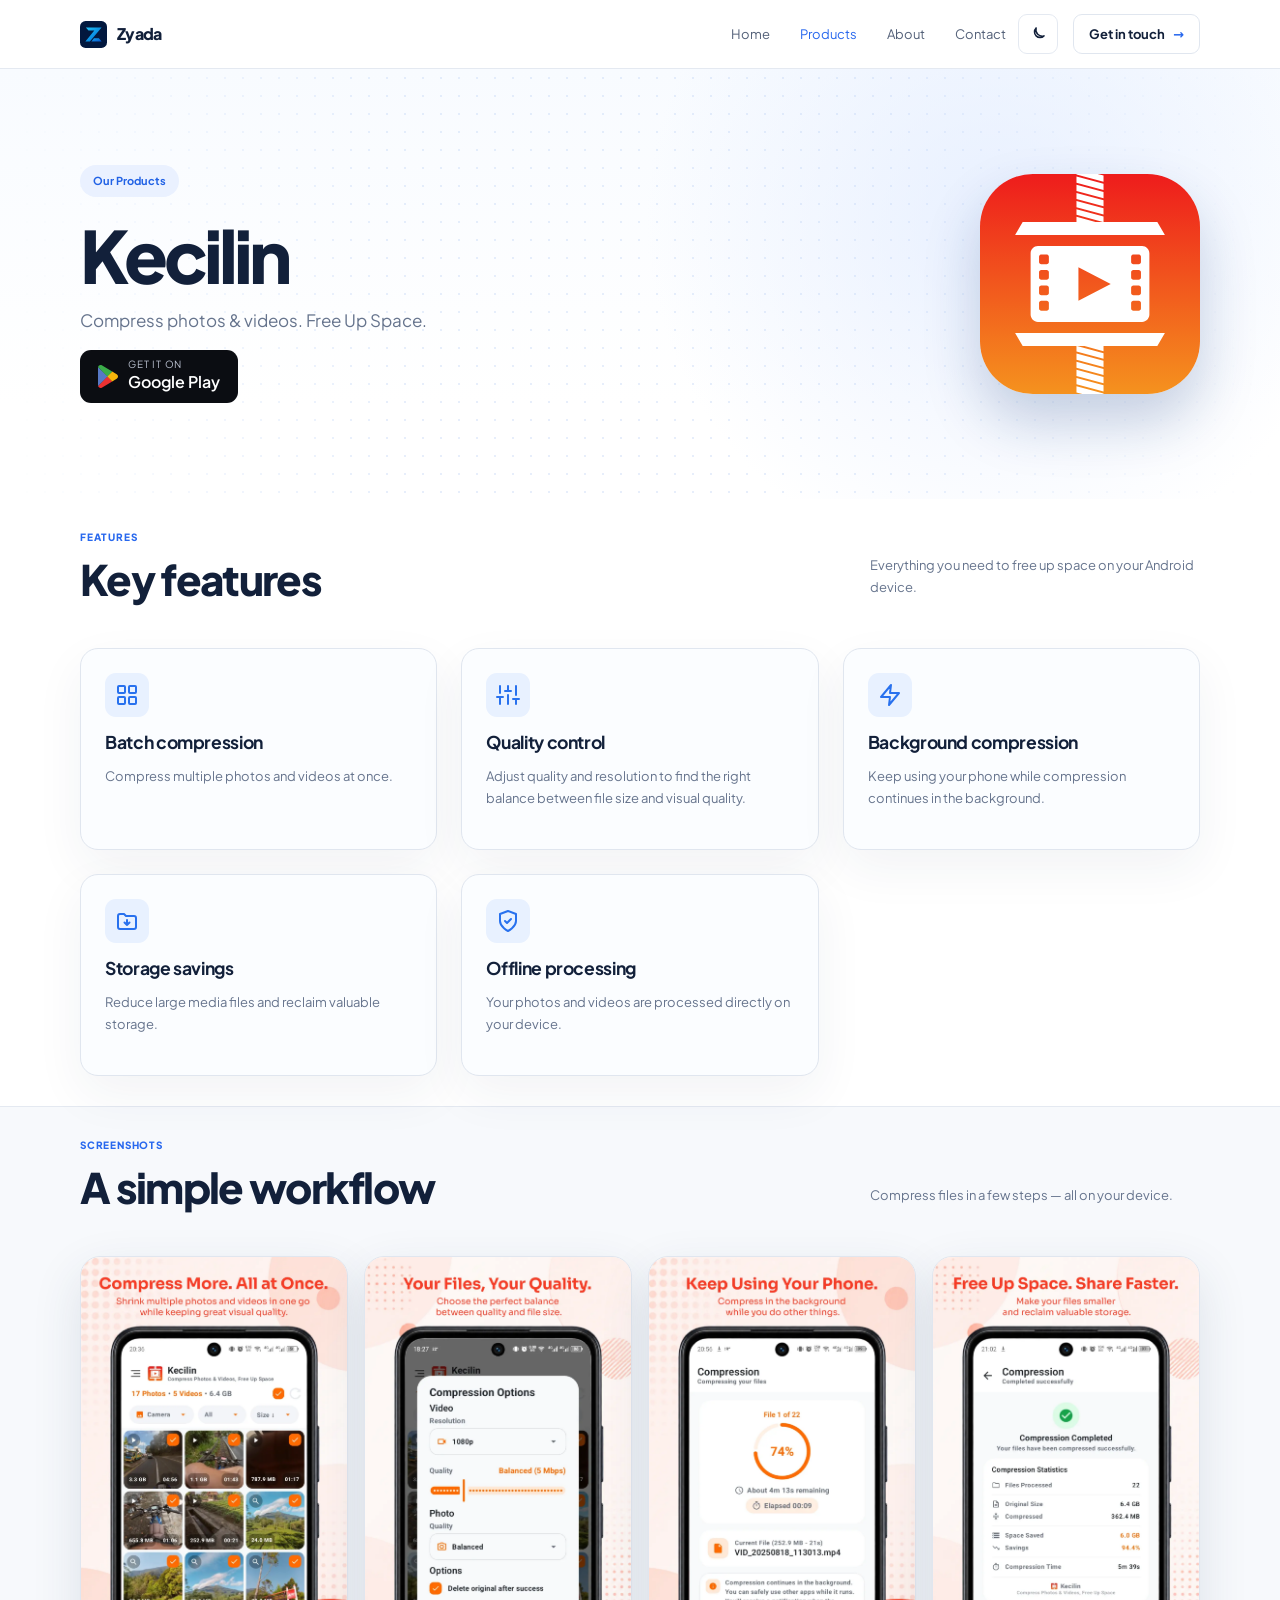
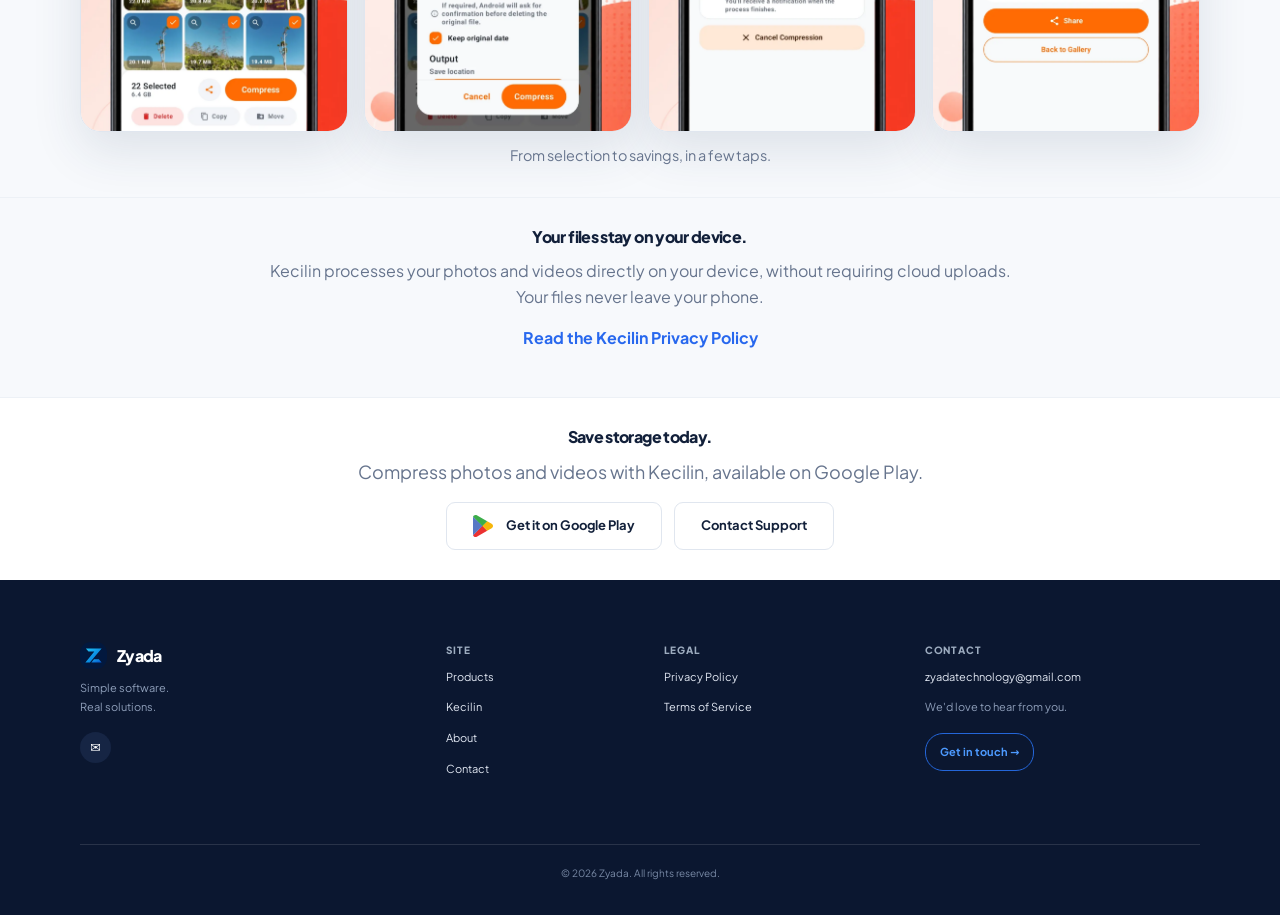
<file: products/kecilin.html>
<!doctype html>
<html lang="en">
	<head>
		<meta charset="utf-8" />
		<meta name="viewport" content="width=device-width, initial-scale=1" />
		<meta name="theme-color" content="#2f6fed" />
		<meta name="generator" content="SvelteKit" />
		<script>
			(function () {
				try {
					var stored = localStorage.getItem('zyada-theme');
					var dark = stored ? stored === 'dark' : false;
					var meta = document.querySelector('meta[name="theme-color"]');
					if (dark) {
						document.documentElement.classList.add('dark');
						if (meta) meta.setAttribute('content', '#0a101d');
					}
				} catch (e) {}
			})();
		</script>
		<link rel="icon" href="/favicon.svg" type="image/svg+xml" />
		<link rel="apple-touch-icon" href="/favicon.svg" />
		<link href="../_app/immutable/entry/start.DhqyR3sy.js" rel="modulepreload">
		<link href="../_app/immutable/chunks/A1685DhK.js" rel="modulepreload">
		<link href="../_app/immutable/chunks/IZYiDmDV.js" rel="modulepreload">
		<link href="../_app/immutable/entry/app.DFzdNLAC.js" rel="modulepreload">
		<link href="../_app/immutable/chunks/xihTtKlq.js" rel="modulepreload">
		<link href="../_app/immutable/nodes/0.DSAV7odj.js" rel="modulepreload">
		<link href="../_app/immutable/chunks/Dtt54Wr_.js" rel="modulepreload">
		<link href="../_app/immutable/chunks/OliIoSRi.js" rel="modulepreload">
		<link href="../_app/immutable/nodes/8.D373NPyp.js" rel="modulepreload">
		<link href="../_app/immutable/chunks/4GoXXi2x.js" rel="modulepreload">
		<link href="../_app/immutable/chunks/Br139SqL.js" rel="modulepreload">
		<link href="../_app/immutable/chunks/YJD3oSet.js" rel="modulepreload">
		<link href="../_app/immutable/chunks/DaAiNxYF.js" rel="modulepreload">
		<!--gsrl61--><meta name="description" content="Kecilin compresses photos and videos on your device. Save storage without sacrificing quality. 100% offline processing."/> <link rel="canonical" href="https://zyada.id/products/kecilin"/> <meta property="og:type" content="website"/> <meta property="og:title" content="Kecilin — Compress Photos &amp; Videos — Zyada"/> <meta property="og:description" content="Kecilin compresses photos and videos on your device. Save storage without sacrificing quality. 100% offline processing."/> <meta property="og:url" content="https://zyada.id/products/kecilin"/> <meta property="og:site_name" content="Zyada"/> <meta property="og:image" content="https://zyada.id/images/og-cover.svg"/> <meta name="twitter:card" content="summary_large_image"/> <meta name="twitter:title" content="Kecilin — Compress Photos &amp; Videos — Zyada"/> <meta name="twitter:description" content="Kecilin compresses photos and videos on your device. Save storage without sacrificing quality. 100% offline processing."/> <meta name="twitter:image" content="https://zyada.id/images/og-cover.svg"/> <!--[-1--><!--]--><!----><title>Kecilin — Compress Photos &amp; Videos — Zyada</title>
		<link href="../_app/immutable/assets/0.CDBALgkd.css" rel="stylesheet">
		<link href="../_app/immutable/assets/Dots.DdJ2gnTt.css" rel="stylesheet">
	</head>
	<body data-sveltekit-preload-data="hover">
		<div style="display: contents"><!--[--><!--[0--><!--[--><div class="flex min-h-screen flex-col"><!--[0--><div class="fixed inset-0 z-[1000] flex flex-col items-center justify-center gap-4 bg-bg" aria-hidden="true"><div class="size-[34px] rounded-full border-[3px] border-border border-t-primary animate-spin"></div> <span class="text-xl font-extrabold tracking-brand text-text">Zyada</span></div><!--]--> <header class="sticky top-0 z-20 border-b border-border bg-white/[0.92] backdrop-blur-[14px] dark:bg-card/85"><nav class="wrap flex h-[68px] max-sm:h-[62px] items-center gap-3"><a class="brand flex items-center gap-2.5 font-extrabold tracking-brand text-text hover:filter-none" href="/" aria-label="Zyada home"><img class="size-[27px] rounded-xs" src="/images/zyada-logo-sm.svg" alt="Zyada logo" width="27" height="27"/> <span class="brand-name">Zyada</span></a> <div class="links ml-auto hidden items-center gap-7.5 max-sm:hidden sm:flex"><!--[--><a href="/" class="text-small hover:text-primary text-text-soft">Home</a><a href="/products" class="text-small hover:text-primary text-primary">Products</a><a href="/about" class="text-small hover:text-primary text-text-soft">About</a><a href="/contact" class="text-small hover:text-primary text-text-soft">Contact</a><!--]--></div> <button class="inline-flex size-10 items-center justify-center rounded-sm border border-border text-text hover:border-primary hover:text-primary max-sm:ml-auto" aria-label="Switch to dark mode" title="Switch to dark mode"><!--[-1--><svg width="18" height="18" viewBox="0 0 24 24" fill="none" xmlns="http://www.w3.org/2000/svg" aria-hidden="true"><path d="M20 14.5A8.5 8.5 0 0 1 9.5 4a7 7 0 1 0 10.5 10.5Z" stroke="currentColor" stroke-width="2" stroke-linecap="round" stroke-linejoin="round"></path></svg><!--]--></button> <a class="navbtn ml-0.75 hidden items-center justify-center gap-2 rounded-sm border border-border-strong px-3.75 py-2.25 text-small font-bold text-text hover:border-primary max-sm:hidden sm:inline-flex" href="/contact">Get in touch <span class="text-primary">→</span></a> <button class="flex size-10 items-center justify-center rounded-sm border border-border bg-transparent text-text hover:text-primary sm:hidden" aria-label="Open menu" aria-expanded="false"><svg width="24" height="24" viewBox="0 0 24 24" fill="none" xmlns="http://www.w3.org/2000/svg" aria-hidden="true"><path d="M3 6H21M9 12H21M3 18H21" stroke="currentColor" stroke-width="2" stroke-linecap="round"></path></svg></button></nav></header> <div class="backdrop fixed inset-0 z-90 hidden bg-overlay/40 backdrop-blur-xs transition-[opacity,visibility] duration-300 max-sm:block opacity-0 invisible" role="button" tabindex="-1" aria-label="Close menu" aria-hidden="true"></div> <aside class="mobile-menu fixed top-0 right-0 bottom-0 z-100 hidden w-[min(330px,84vw)] flex-col overflow-y-auto bg-white/[0.72] px-6 pt-5.5 pb-7 shadow-[-18px_0_45px_rgba(10,25,55,0.18)] backdrop-blur-xl backdrop-saturate-[1.4] transition-[transform,visibility] duration-300 ease-out dark:bg-card/80 max-sm:flex invisible translate-x-[105%]" inert="" aria-hidden="true"><div class="flex items-center justify-between border-b border-border pb-4 mb-2.5"><a class="brand flex items-center gap-2 font-extrabold tracking-brand hover:filter-none" href="/" aria-label="Zyada home"><img class="size-[27px] rounded-xs" src="/images/zyada-logo-sm.svg" alt="Zyada logo" width="27" height="27"/> <span>Zyada</span></a> <button class="inline-flex size-10 items-center justify-center rounded-sm bg-black/5 text-text hover:bg-black/10 hover:text-primary dark:bg-white/10 dark:hover:bg-white/15" aria-label="Close menu"><svg width="24" height="24" viewBox="0 0 24 24" fill="none" xmlns="http://www.w3.org/2000/svg" aria-hidden="true"><path d="M6 6L18 18M18 6L6 18" stroke="currentColor" stroke-width="2" stroke-linecap="round"></path></svg></button></div> <div class="flex min-h-0 flex-1 flex-col justify-start gap-1"><!--[--><a class="flex min-h-[52px] items-center border-b border-border px-1 py-2.5 text-lead font-semibold" href="/">Home</a><a class="flex min-h-[52px] items-center border-b border-border px-1 py-2.5 text-lead font-semibold active" href="/products">Products</a><a class="flex min-h-[52px] items-center border-b border-border px-1 py-2.5 text-lead font-semibold" href="/about">About</a><a class="flex min-h-[52px] items-center border-b border-border px-1 py-2.5 text-lead font-semibold" href="/contact">Contact</a><!--]--> <a class="mt-1.5 inline-flex items-center justify-center gap-2 rounded-sm bg-primary p-3.5 font-bold text-white" href="/contact">Get in touch <span>→</span></a></div></aside><!----> <main id="main" class="flex-1"><!--[--><!----> <section class="relative overflow-hidden bg-[image:var(--color-gradient-hero)] py-[clamp(3.5rem,10vw,6rem)]"><div class="dots absolute inset-0 opacity-40 bg-[radial-gradient(var(--color-accent-blue)_1px,transparent_1px)] bg-[length:18px_18px] [mask-image:linear-gradient(90deg,transparent,#000_30%,#000_70%,transparent)] svelte-jabc10" aria-hidden="true"></div><!----> <div class="wrap relative z-2 grid grid-cols-[1fr_auto] items-center gap-12 max-[720px]:grid-cols-1 max-[720px]:justify-items-center max-[720px]:text-center"><div class="flex-1"><div class="mb-4.5 inline-flex rounded-full bg-primary-soft px-3.25 py-1.75 text-tiny font-bold text-badge">Our Products</div> <h1 class="mb-2 text-hero-md leading-none tracking-hero-sm">Kecilin</h1> <p class="mb-7 text-lead text-text-muted">Compress photos &amp; videos. Free Up Space.</p> <div class="flex flex-wrap gap-3 max-[720px]:justify-center"><a class="inline-flex items-center gap-[0.6rem] rounded-md bg-play-badge-bg px-[1.15rem] py-[0.55rem] text-white no-underline transition-colors duration-150 hover:bg-play-badge-hover hover:no-underline" href="https://play.google.com/store/apps/details?id=com.zyada.kecilin" target="_blank" rel="noopener noreferrer"><img class="size-5" src="/images/google-play-color.svg" alt="" aria-hidden="true"/> <span class="flex flex-col leading-badge text-left"><span class="text-[0.62rem] uppercase tracking-label text-play-badge-text">GET IT ON</span> <span class="text-base font-semibold">Google Play</span></span></a><!----></div></div> <div class="shrink-0" aria-hidden="true"><img class="h-auto w-[min(220px,35vw)] rounded-[24%] shadow-[0_28px_55px_rgba(17,56,117,0.22)]" src="/images/kecilin-icon.svg" alt="" width="220" height="220"/></div></div></section> <section class="section"><div class="wrap"><div class="section-head "><div><!--[0--><span>FEATURES</span><!--]--> <h2>Key features</h2></div> <!--[0--><div class="intro "><p>Everything you need to free up space on your Android device.</p></div><!--]--></div><!----> <div class="grid grid-cols-[repeat(auto-fill,minmax(min(20rem,100%),1fr))] gap-6"><!--[--><div class="rounded-lg border border-border-strong bg-card p-6 shadow-md"><!--[0--><div class="feature-icon mb-4 flex size-11 items-center justify-center rounded-md bg-blue-bg [&amp;_svg]:size-6 [&amp;_svg]:stroke-blue" aria-hidden="true"><!----><svg viewBox="0 0 24 24" fill="none" stroke-width="2" stroke-linecap="round" stroke-linejoin="round"><rect x="3" y="3" width="7" height="7" rx="1"/><rect x="14" y="3" width="7" height="7" rx="1"/><rect x="3" y="14" width="7" height="7" rx="1"/><rect x="14" y="14" width="7" height="7" rx="1"/></svg><!----></div><!--]--> <h3 class="mb-1 text-[1.1rem] tracking-sub">Batch compression</h3> <p class="text-small leading-body text-text-muted">Compress multiple photos and videos at once.</p></div><div class="rounded-lg border border-border-strong bg-card p-6 shadow-md"><!--[0--><div class="feature-icon mb-4 flex size-11 items-center justify-center rounded-md bg-blue-bg [&amp;_svg]:size-6 [&amp;_svg]:stroke-blue" aria-hidden="true"><!----><svg viewBox="0 0 24 24" fill="none" stroke-width="2" stroke-linecap="round" stroke-linejoin="round"><path d="M4 21v-7M4 10V3M12 21v-9M12 8V3M20 21v-5M20 12V3"/><path d="M1 14h6M9 8h6M17 16h6"/></svg><!----></div><!--]--> <h3 class="mb-1 text-[1.1rem] tracking-sub">Quality control</h3> <p class="text-small leading-body text-text-muted">Adjust quality and resolution to find the right balance between file size and visual quality.</p></div><div class="rounded-lg border border-border-strong bg-card p-6 shadow-md"><!--[0--><div class="feature-icon mb-4 flex size-11 items-center justify-center rounded-md bg-blue-bg [&amp;_svg]:size-6 [&amp;_svg]:stroke-blue" aria-hidden="true"><!----><svg viewBox="0 0 24 24" fill="none" stroke-width="2" stroke-linecap="round" stroke-linejoin="round"><path d="M13 2 3 14h9l-1 8 10-12h-9l1-8z"/></svg><!----></div><!--]--> <h3 class="mb-1 text-[1.1rem] tracking-sub">Background compression</h3> <p class="text-small leading-body text-text-muted">Keep using your phone while compression continues in the background.</p></div><div class="rounded-lg border border-border-strong bg-card p-6 shadow-md"><!--[0--><div class="feature-icon mb-4 flex size-11 items-center justify-center rounded-md bg-blue-bg [&amp;_svg]:size-6 [&amp;_svg]:stroke-blue" aria-hidden="true"><!----><svg viewBox="0 0 24 24" fill="none" stroke-width="2" stroke-linecap="round" stroke-linejoin="round"><path d="M3 7a2 2 0 0 1 2-2h4l2 2h8a2 2 0 0 1 2 2v9a2 2 0 0 1-2 2H5a2 2 0 0 1-2-2z"/><path d="M12 11v5M9.5 13.5 12 16l2.5-2.5"/></svg><!----></div><!--]--> <h3 class="mb-1 text-[1.1rem] tracking-sub">Storage savings</h3> <p class="text-small leading-body text-text-muted">Reduce large media files and reclaim valuable storage.</p></div><div class="rounded-lg border border-border-strong bg-card p-6 shadow-md"><!--[0--><div class="feature-icon mb-4 flex size-11 items-center justify-center rounded-md bg-blue-bg [&amp;_svg]:size-6 [&amp;_svg]:stroke-blue" aria-hidden="true"><!----><svg viewBox="0 0 24 24" fill="none" stroke-width="2" stroke-linecap="round" stroke-linejoin="round"><path d="M12 22s8-4 8-10V5l-8-3-8 3v7c0 6 8 10 8 10z"/><path d="m9 12 2 2 4-4"/></svg><!----></div><!--]--> <h3 class="mb-1 text-[1.1rem] tracking-sub">Offline processing</h3> <p class="text-small leading-body text-text-muted">Your photos and videos are processed directly on your device.</p></div><!--]--></div></div></section> <section class="section section-alt"><div class="wrap"><div class="section-head "><div><!--[0--><span>SCREENSHOTS</span><!--]--> <h2>A simple workflow</h2></div> <!--[0--><div class="intro "><p>Compress files in a few steps — all on your device.</p></div><!--]--></div><!----> <figure class="m-0"><div class="grid grid-cols-[repeat(auto-fit,minmax(150px,1fr))] gap-4"><!--[--><img class="aspect-[9/16] w-full rounded-xl border border-border-strong object-cover shadow-card" src="/images/P-EN-1.webp" alt="Kecilin batch compression screen" loading="lazy"/><img class="aspect-[9/16] w-full rounded-xl border border-border-strong object-cover shadow-card" src="/images/P-EN-2.webp" alt="Kecilin quality settings screen" loading="lazy"/><img class="aspect-[9/16] w-full rounded-xl border border-border-strong object-cover shadow-card" src="/images/P-EN-3.webp" alt="Kecilin background compression screen" loading="lazy"/><img class="aspect-[9/16] w-full rounded-xl border border-border-strong object-cover shadow-card" src="/images/P-EN-4.webp" alt="Kecilin compression results screen" loading="lazy"/><!--]--></div> <!--[0--><figcaption class="mt-3 text-center text-[0.9rem] text-text-muted">From selection to savings, in a few taps.</figcaption><!--]--></figure><!----></div></section> <section class="section border-y border-border-section bg-surface"><div class="wrap mx-auto max-w-[48rem] text-center"><div><h2>Your files stay on your device.</h2> <p class="text-text-muted">Kecilin processes your photos and videos directly on your device, without requiring cloud
        uploads. Your files never leave your phone.</p> <p><a class="font-bold text-primary" href="/privacy/kecilin">Read the Kecilin Privacy Policy</a></p></div></div></section> <section class="section"><div class="wrap mx-auto max-w-[40rem] text-center"><h2>Save storage today.</h2> <p class="text-lg text-text-muted">Compress photos and videos with Kecilin, available on Google Play.</p> <div class="flex flex-wrap justify-center gap-3"><!--[0--><a class="inline-flex items-center justify-center gap-3.25 min-h-[43px] px-5 border rounded-sm text-small font-bold leading-btn cursor-pointer whitespace-nowrap no-underline transition-[box-shadow,border-color,transform] duration-150 active:translate-y-px hover:no-underline hover:filter-none bg-white text-text border-border-strong hover:border-primary dark:bg-card min-h-[48px] px-6.5 text-sm " href="https://play.google.com/store/apps/details?id=com.zyada.kecilin" style="" target="_blank" rel="noopener noreferrer"><img class="size-5" src="/images/google-play-color.svg" alt="" aria-hidden="true"/> Get it on
        Google Play<!----></a><!--]--><!----> <!--[0--><a class="inline-flex items-center justify-center gap-3.25 min-h-[43px] px-5 border rounded-sm text-small font-bold leading-btn cursor-pointer whitespace-nowrap no-underline transition-[box-shadow,border-color,transform] duration-150 active:translate-y-px hover:no-underline hover:filter-none bg-white text-text border-border-strong hover:border-primary dark:bg-card min-h-[48px] px-6.5 text-sm " href="/contact" style=""><!---->Contact Support<!----></a><!--]--><!----></div></div></section><!--]--><!----></main> <footer class="bg-footer-bg pt-15.5 text-white"><div class="wrap grid grid-cols-[1.4fr_0.7fr_0.9fr_1.3fr] gap-17.5 max-sm:grid-cols-2 max-sm:gap-y-10.5 max-sm:gap-x-7.5 max-sm:[&amp;>div:first-child]:col-span-2"><div><a class="footbrand mb-2.5 flex items-center gap-2.5 font-extrabold tracking-brand" href="/"><img class="size-[27px] rounded-md" src="/images/zyada-logo-sm.svg" alt="Zyada logo" width="27" height="27"/> <span class="app-name">Zyada</span></a> <p class="text-tiny leading-body text-footer-soft">Simple software.<br/>Real solutions.</p> <div class="flex gap-2"><a class="footsocial grid size-[31px] place-items-center rounded-full bg-footer-icon-bg text-small" href="mailto:zyadatechnology@gmail.com" aria-label="Email Zyada">✉</a></div></div> <div><span class="mb-2.5 block text-2xs font-extrabold tracking-label text-footer-muted">SITE</span> <!--[--><a class="footsite mb-3.25 block text-tiny text-footer-text" href="/products">Products</a><a class="footsite mb-3.25 block text-tiny text-footer-text" href="/products/kecilin">Kecilin</a><a class="footsite mb-3.25 block text-tiny text-footer-text" href="/about">About</a><a class="footsite mb-3.25 block text-tiny text-footer-text" href="/contact">Contact</a><!--]--></div> <div><span class="mb-2.5 block text-2xs font-extrabold tracking-label text-footer-muted">LEGAL</span> <!--[--><a class="footsite mb-3.25 block text-tiny text-footer-text" href="/privacy">Privacy Policy</a><a class="footsite mb-3.25 block text-tiny text-footer-text" href="/terms">Terms of Service</a><!--]--></div> <div><span class="mb-2.5 block text-2xs font-extrabold tracking-label text-footer-muted">CONTACT</span> <a class="footsite mb-3.25 block text-tiny text-footer-text" href="mailto:zyadatechnology@gmail.com">zyadatechnology@gmail.com</a> <p class="text-tiny leading-body text-footer-soft">We'd love to hear from you.</p> <a class="footbtn inline-block rounded-lg border border-footer-btn px-3.5 py-2.25 text-tiny font-bold text-footer-btn-text" href="mailto:zyadatechnology@gmail.com">Get in touch →</a></div></div> <div class="wrap mt-13.5 mb-8.5 flex items-center justify-center border-t border-white/12 pt-5 text-2xs text-footer-faint"><span>© 2026 Zyada. All rights reserved.</span></div></footer><!----></div><!--]--><!--]--> <!--[-1--><!--]--><!--]-->
			
			<script>
				{
					__sveltekit_1w480nk = {
						base: new URL("..", location).pathname.slice(0, -1)
					};

					const element = document.currentScript.parentElement;

					Promise.all([
						import("../_app/immutable/entry/start.DhqyR3sy.js"),
						import("../_app/immutable/entry/app.DFzdNLAC.js")
					]).then(([kit, app]) => {
						kit.start(app, element, {
							node_ids: [0, 8],
							data: [null,null],
							form: null,
							error: null
						});
					});
				}
			</script>
		</div>
	</body>
</html>
</file>
<file: _app/immutable/assets/0.CDBALgkd.css>
@font-face{font-family:Plus Jakarta Sans Variable;font-style:normal;font-display:swap;font-weight:200 800;src:url([data-uri])format("woff2-variations");unicode-range:U+460-52F,U+1C80-1C8A,U+20B4,U+2DE0-2DFF,U+A640-A69F,U+FE2E-FE2F}@font-face{font-family:Plus Jakarta Sans Variable;font-style:normal;font-display:swap;font-weight:200 800;src:url(./plus-jakarta-sans-vietnamese-wght-normal.qRpaaN48.woff2)format("woff2-variations");unicode-range:U+102-103,U+110-111,U+128-129,U+168-169,U+1A0-1A1,U+1AF-1B0,U+300-301,U+303-304,U+308-309,U+323,U+329,U+1EA0-1EF9,U+20AB}@font-face{font-family:Plus Jakarta Sans Variable;font-style:normal;font-display:swap;font-weight:200 800;src:url(./plus-jakarta-sans-latin-ext-wght-normal.DmpS2jIq.woff2)format("woff2-variations");unicode-range:U+100-2BA,U+2BD-2C5,U+2C7-2CC,U+2CE-2D7,U+2DD-2FF,U+304,U+308,U+329,U+1D00-1DBF,U+1E00-1E9F,U+1EF2-1EFF,U+2020,U+20A0-20AB,U+20AD-20C0,U+2113,U+2C60-2C7F,U+A720-A7FF}@font-face{font-family:Plus Jakarta Sans Variable;font-style:normal;font-display:swap;font-weight:200 800;src:url(./plus-jakarta-sans-latin-wght-normal.eXO_dkmS.woff2)format("woff2-variations");unicode-range:U+??,U+131,U+152-153,U+2BB-2BC,U+2C6,U+2DA,U+2DC,U+304,U+308,U+329,U+2000-206F,U+20AC,U+2122,U+2191,U+2193,U+2212,U+2215,U+FEFF,U+FFFD}@layer properties{@supports (((-webkit-hyphens:none)) and (not (margin-trim:inline))) or ((-moz-orient:inline) and (not (color:rgb(from red r g b)))){*,:before,:after,::backdrop{--tw-translate-x:0;--tw-translate-y:0;--tw-translate-z:0;--tw-rotate-x:initial;--tw-rotate-y:initial;--tw-rotate-z:initial;--tw-skew-x:initial;--tw-skew-y:initial;--tw-border-style:solid;--tw-gradient-position:initial;--tw-gradient-from:#0000;--tw-gradient-via:#0000;--tw-gradient-to:#0000;--tw-gradient-stops:initial;--tw-gradient-via-stops:initial;--tw-gradient-from-position:0%;--tw-gradient-via-position:50%;--tw-gradient-to-position:100%;--tw-leading:initial;--tw-font-weight:initial;--tw-tracking:initial;--tw-shadow:0 0 #0000;--tw-shadow-color:initial;--tw-shadow-alpha:100%;--tw-inset-shadow:0 0 #0000;--tw-inset-shadow-color:initial;--tw-inset-shadow-alpha:100%;--tw-ring-color:initial;--tw-ring-shadow:0 0 #0000;--tw-inset-ring-color:initial;--tw-inset-ring-shadow:0 0 #0000;--tw-ring-inset:initial;--tw-ring-offset-width:0px;--tw-ring-offset-color:#fff;--tw-ring-offset-shadow:0 0 #0000;--tw-backdrop-blur:initial;--tw-backdrop-brightness:initial;--tw-backdrop-contrast:initial;--tw-backdrop-grayscale:initial;--tw-backdrop-hue-rotate:initial;--tw-backdrop-invert:initial;--tw-backdrop-opacity:initial;--tw-backdrop-saturate:initial;--tw-backdrop-sepia:initial;--tw-duration:initial;--tw-ease:initial}}}@layer theme{:root,:host{--font-sans:"Plus Jakarta Sans Variable", "Plus Jakarta Sans", system-ui, "Segoe UI", sans-serif;--font-mono:ui-monospace, SFMono-Regular, Menlo, Monaco, Consolas, "Liberation Mono", "Courier New", monospace;--color-black:#000;--color-white:#fff;--spacing:.25rem;--text-xs:.75rem;--text-xs--line-height:calc(1 / .75);--text-sm:.875rem;--text-sm--line-height:calc(1.25 / .875);--text-base:1rem;--text-base--line-height:calc(1.5 / 1);--text-lg:1.125rem;--text-lg--line-height:calc(1.75 / 1.125);--text-xl:1.25rem;--text-xl--line-height:calc(1.75 / 1.25);--text-2xl:1.5rem;--text-2xl--line-height:calc(2 / 1.5);--font-weight-semibold:600;--font-weight-bold:700;--font-weight-extrabold:800;--leading-normal:1.5;--radius-xs:.125rem;--radius-sm:9px;--radius-md:11px;--radius-lg:18px;--radius-xl:20px;--ease-out:cubic-bezier(0, 0, .2, 1);--animate-spin:spin 1s linear infinite;--blur-xs:4px;--blur-xl:24px;--default-transition-duration:.15s;--default-transition-timing-function:cubic-bezier(.4, 0, .2, 1);--default-font-family:var(--font-sans);--default-mono-font-family:var(--font-mono);--color-bg:var(--zy-bg);--color-surface:var(--zy-surface);--color-text:var(--zy-text);--color-text-muted:var(--zy-text-muted);--color-text-soft:var(--zy-text-soft);--color-border:var(--zy-border);--color-border-strong:var(--zy-border-strong);--color-primary:#2868ee;--color-primary-soft:var(--zy-primary-soft);--color-accent-blue:var(--zy-accent-blue);--color-badge:var(--zy-badge);--color-card:var(--zy-card);--color-border-card:var(--zy-border-card);--color-border-section:var(--zy-border-section);--color-overlay:#0f192d;--color-blue:var(--zy-blue);--color-blue-bg:var(--zy-blue-bg);--color-green:var(--zy-green);--color-green-bg:var(--zy-green-bg);--color-purple:var(--zy-purple);--color-purple-bg:var(--zy-purple-bg);--color-orange:var(--zy-orange);--color-orange-bg:var(--zy-orange-bg);--color-footer-bg:#0b1730;--color-footer-text:#e1e7f2;--color-footer-muted:#9dacbf;--color-footer-faint:#7889a5;--color-footer-soft:#8f9fba;--color-footer-icon-bg:#162544;--color-footer-btn:#2466d9;--color-footer-btn-text:#4d9aff;--color-play-badge-bg:#0b0d12;--color-play-badge-hover:#1b2030;--color-play-badge-text:#b9c0cf;--radius-app:14px;--radius-hero:32px;--text-2xs:10px;--text-tiny:11px;--text-small:13px;--text-lead:17px;--text-hero:clamp(48px, 6vw, 76px);--text-hero-md:clamp(42px, 6vw, 72px);--text-hero-sm:clamp(1.25rem, 4vw, 1.75rem);--tracking-label:.08em;--tracking-brand:-.04em;--tracking-heading:-.03em;--tracking-sub:-.02em;--tracking-hero:-.075em;--tracking-hero-sm:-.06em;--leading-body:1.7;--leading-article:1.8;--leading-comfort:1.6;--leading-lead:1.65;--leading-btn:1.2;--leading-badge:1.1}}@layer base{*,:after,:before,::backdrop{box-sizing:border-box;border:0 solid;margin:0;padding:0}::file-selector-button{box-sizing:border-box;border:0 solid;margin:0;padding:0}html,:host{-webkit-text-size-adjust:100%;tab-size:4;line-height:1.5;font-family:var(--default-font-family,-apple-system, BlinkMacSystemFont, "Segoe UI", Roboto, "Helvetica Neue", "Noto Sans", Arial, sans-serif, "Apple Color Emoji", "Segoe UI Emoji", "Segoe UI Symbol", "Noto Color Emoji");font-feature-settings:var(--default-font-feature-settings,normal);font-variation-settings:var(--default-font-variation-settings,normal);-webkit-tap-highlight-color:transparent}hr{height:0;color:inherit;border-top-width:1px}abbr:where([title]){-webkit-text-decoration:underline dotted;text-decoration:underline dotted}h1,h2,h3,h4,h5,h6{font-size:inherit;font-weight:inherit}a{color:inherit;-webkit-text-decoration:inherit;-webkit-text-decoration:inherit;-webkit-text-decoration:inherit;-webkit-text-decoration:inherit;text-decoration:inherit}b,strong{font-weight:bolder}code,kbd,samp,pre{font-family:var(--default-mono-font-family,ui-monospace, SFMono-Regular, Menlo, Monaco, Consolas, "Liberation Mono", "Courier New", monospace);font-feature-settings:var(--default-mono-font-feature-settings,normal);font-variation-settings:var(--default-mono-font-variation-settings,normal);font-size:1em}small{font-size:80%}sub,sup{vertical-align:baseline;font-size:75%;line-height:0;position:relative}sub{bottom:-.25em}sup{top:-.5em}table{text-indent:0;border-color:inherit;border-collapse:collapse}:-moz-focusring:where(:not(iframe)){outline:auto}progress{vertical-align:baseline}summary{display:list-item}ol,ul,menu{list-style:none}img,svg,video,canvas,audio,iframe,embed,object{vertical-align:middle;display:block}img,video{max-width:100%;height:auto}button,input,select,optgroup,textarea{font:inherit;font-feature-settings:inherit;font-variation-settings:inherit;letter-spacing:inherit;color:inherit;opacity:1;background-color:#0000;border-radius:0}::file-selector-button{font:inherit;font-feature-settings:inherit;font-variation-settings:inherit;letter-spacing:inherit;color:inherit;opacity:1;background-color:#0000;border-radius:0}:where(select:is([multiple],[size])) optgroup{font-weight:bolder}:where(select:is([multiple],[size])) optgroup option{padding-inline-start:20px}::file-selector-button{margin-inline-end:4px}::placeholder{opacity:1}@supports (not ((-webkit-appearance:-apple-pay-button))) or (contain-intrinsic-size:1px){::placeholder{color:currentColor}@supports (color:color-mix(in lab, red, red)){::placeholder{color:color-mix(in oklab, currentcolor 50%, transparent)}}}textarea{resize:vertical}::-webkit-search-decoration{-webkit-appearance:none}::-webkit-date-and-time-value{min-height:1lh;text-align:inherit}::-webkit-datetime-edit{display:inline-flex}::-webkit-datetime-edit-fields-wrapper{padding:0}::-webkit-datetime-edit{padding-block:0}::-webkit-datetime-edit-year-field{padding-block:0}::-webkit-datetime-edit-month-field{padding-block:0}::-webkit-datetime-edit-day-field{padding-block:0}::-webkit-datetime-edit-hour-field{padding-block:0}::-webkit-datetime-edit-minute-field{padding-block:0}::-webkit-datetime-edit-second-field{padding-block:0}::-webkit-datetime-edit-millisecond-field{padding-block:0}::-webkit-datetime-edit-meridiem-field{padding-block:0}::-webkit-calendar-picker-indicator{line-height:1}:-moz-ui-invalid{box-shadow:none}button,input:where([type=button],[type=reset],[type=submit]){appearance:button}::file-selector-button{appearance:button}::-webkit-inner-spin-button{height:auto}::-webkit-outer-spin-button{height:auto}[hidden]:where(:not([hidden=until-found])){display:none!important}}@layer components;@layer utilities{.invisible{visibility:hidden}.visible{visibility:visible}.absolute{position:absolute}.fixed{position:fixed}.relative{position:relative}.static{position:static}.sticky{position:sticky}.inset-0{inset:0}.top-0{top:0}.right-0{right:0}.bottom-0{bottom:0}.z-2{z-index:2}.z-20{z-index:20}.z-90{z-index:90}.z-100{z-index:100}.z-\[1000\]{z-index:1000}.m-0{margin:0}.mx-auto{margin-inline:auto}.my-6\.25{margin-block:calc(var(--spacing) * 6.25)}.my-7{margin-block:calc(var(--spacing) * 7)}.mt-1\.5{margin-top:calc(var(--spacing) * 1.5)}.mt-3{margin-top:calc(var(--spacing) * 3)}.mt-4{margin-top:calc(var(--spacing) * 4)}.mt-4\.5{margin-top:calc(var(--spacing) * 4.5)}.mt-12{margin-top:calc(var(--spacing) * 12)}.mt-13\.5{margin-top:calc(var(--spacing) * 13.5)}.mb-0{margin-bottom:0}.mb-0\.5{margin-bottom:calc(var(--spacing) * .5)}.mb-1{margin-bottom:var(--spacing)}.mb-1\.75{margin-bottom:calc(var(--spacing) * 1.75)}.mb-2{margin-bottom:calc(var(--spacing) * 2)}.mb-2\.5{margin-bottom:calc(var(--spacing) * 2.5)}.mb-3\.25{margin-bottom:calc(var(--spacing) * 3.25)}.mb-4{margin-bottom:calc(var(--spacing) * 4)}.mb-4\.5{margin-bottom:calc(var(--spacing) * 4.5)}.mb-6{margin-bottom:calc(var(--spacing) * 6)}.mb-7{margin-bottom:calc(var(--spacing) * 7)}.mb-8\.5{margin-bottom:calc(var(--spacing) * 8.5)}.mb-12{margin-bottom:calc(var(--spacing) * 12)}.ml-0\.75{margin-left:calc(var(--spacing) * .75)}.ml-auto{margin-left:auto}.block{display:block}.contents{display:contents}.flex{display:flex}.grid{display:grid}.hidden{display:none}.inline-block{display:inline-block}.inline-flex{display:inline-flex}.aspect-\[9\/16\]{aspect-ratio:9/16}.size-5{width:calc(var(--spacing) * 5);height:calc(var(--spacing) * 5)}.size-10{width:calc(var(--spacing) * 10);height:calc(var(--spacing) * 10)}.size-11{width:calc(var(--spacing) * 11);height:calc(var(--spacing) * 11)}.size-\[27px\]{width:27px;height:27px}.size-\[31px\]{width:31px;height:31px}.size-\[34px\]{width:34px;height:34px}.size-\[58px\]{width:58px;height:58px}.size-\[170px\]{width:170px;height:170px}.h-\[68px\]{height:68px}.h-auto{height:auto}.h-full{height:100%}.max-h-\[310px\]{max-height:310px}.min-h-0{min-height:0}.min-h-\[38px\]{min-height:38px}.min-h-\[43px\]{min-height:43px}.min-h-\[48px\]{min-height:48px}.min-h-\[52px\]{min-height:52px}.min-h-\[100px\]{min-height:100px}.min-h-\[310px\]{min-height:310px}.min-h-\[540px\]{min-height:540px}.min-h-\[620px\]{min-height:620px}.min-h-screen{min-height:100vh}.w-\[min\(220px\,35vw\)\]{width:min(220px,35vw)}.w-\[min\(330px\,84vw\)\]{width:min(330px,84vw)}.w-auto{width:auto}.w-full{width:100%}.max-w-\[40rem\]{max-width:40rem}.max-w-\[48rem\]{max-width:48rem}.max-w-\[640px\]{max-width:640px}.max-w-\[720px\]{max-width:720px}.flex-1{flex:1}.shrink-0{flex-shrink:0}.grow{flex-grow:1}.translate-x-0{--tw-translate-x:0px;translate:var(--tw-translate-x) var(--tw-translate-y)}.translate-x-\[45px\]{--tw-translate-x:45px;translate:var(--tw-translate-x) var(--tw-translate-y)}.translate-x-\[105\%\]{--tw-translate-x:105%;translate:var(--tw-translate-x) var(--tw-translate-y)}.-translate-y-\[10px\]{--tw-translate-y:calc(10px * -1);translate:var(--tw-translate-x) var(--tw-translate-y)}.transform{transform:var(--tw-rotate-x,) var(--tw-rotate-y,) var(--tw-rotate-z,) var(--tw-skew-x,) var(--tw-skew-y,)}.animate-spin{animation:var(--animate-spin)}.cursor-pointer{cursor:pointer}.grid-cols-2{grid-template-columns:repeat(2,minmax(0,1fr))}.grid-cols-4{grid-template-columns:repeat(4,minmax(0,1fr))}.grid-cols-\[1\.4fr_0\.7fr_0\.9fr_1\.3fr\]{grid-template-columns:1.4fr .7fr .9fr 1.3fr}.grid-cols-\[1fr_0\.9fr\]{grid-template-columns:1fr .9fr}.grid-cols-\[1fr_auto\]{grid-template-columns:1fr auto}.grid-cols-\[repeat\(auto-fill\,minmax\(min\(20rem\,100\%\)\,1fr\)\)\]{grid-template-columns:repeat(auto-fill,minmax(min(20rem,100%),1fr))}.grid-cols-\[repeat\(auto-fill\,minmax\(min\(22rem\,100\%\)\,1fr\)\)\]{grid-template-columns:repeat(auto-fill,minmax(min(22rem,100%),1fr))}.grid-cols-\[repeat\(auto-fit\,minmax\(150px\,1fr\)\)\]{grid-template-columns:repeat(auto-fit,minmax(150px,1fr))}.flex-col{flex-direction:column}.flex-wrap{flex-wrap:wrap}.place-items-center{place-items:center}.items-center{align-items:center}.justify-between{justify-content:space-between}.justify-center{justify-content:center}.justify-start{justify-content:flex-start}.gap-1{gap:var(--spacing)}.gap-2{gap:calc(var(--spacing) * 2)}.gap-2\.5{gap:calc(var(--spacing) * 2.5)}.gap-2\.75{gap:calc(var(--spacing) * 2.75)}.gap-3{gap:calc(var(--spacing) * 3)}.gap-3\.25{gap:calc(var(--spacing) * 3.25)}.gap-4{gap:calc(var(--spacing) * 4)}.gap-6{gap:calc(var(--spacing) * 6)}.gap-7\.5{gap:calc(var(--spacing) * 7.5)}.gap-12{gap:calc(var(--spacing) * 12)}.gap-17\.5{gap:calc(var(--spacing) * 17.5)}.gap-\[0\.6rem\]{gap:.6rem}.overflow-hidden{overflow:hidden}.overflow-y-auto{overflow-y:auto}.rounded-\[24\%\]{border-radius:24%}.rounded-app{border-radius:var(--radius-app)}.rounded-full{border-radius:2147483647px}.rounded-hero{border-radius:var(--radius-hero)}.rounded-lg{border-radius:var(--radius-lg)}.rounded-md{border-radius:var(--radius-md)}.rounded-sm{border-radius:var(--radius-sm)}.rounded-xl{border-radius:var(--radius-xl)}.rounded-xs{border-radius:var(--radius-xs)}.border{border-style:var(--tw-border-style);border-width:1px}.border-\[3px\]{border-style:var(--tw-border-style);border-width:3px}.border-y{border-block-style:var(--tw-border-style);border-block-width:1px}.border-t{border-top-style:var(--tw-border-style);border-top-width:1px}.border-r{border-right-style:var(--tw-border-style);border-right-width:1px}.border-b{border-bottom-style:var(--tw-border-style);border-bottom-width:1px}.border-border{border-color:var(--color-border)}.border-border-card{border-color:var(--color-border-card)}.border-border-section{border-color:var(--color-border-section)}.border-border-strong{border-color:var(--color-border-strong)}.border-footer-btn{border-color:var(--color-footer-btn)}.border-primary{border-color:var(--color-primary)}.border-transparent{border-color:#0000}.border-white\/12{border-color:#ffffff1f}@supports (color:color-mix(in lab, red, red)){.border-white\/12{border-color:color-mix(in oklab, var(--color-white) 12%, transparent)}}.border-t-primary{border-top-color:var(--color-primary)}.bg-bg{background-color:var(--color-bg)}.bg-black\/5{background-color:#0000000d}@supports (color:color-mix(in lab, red, red)){.bg-black\/5{background-color:color-mix(in oklab, var(--color-black) 5%, transparent)}}.bg-blue-bg{background-color:var(--color-blue-bg)}.bg-card{background-color:var(--color-card)}.bg-footer-bg{background-color:var(--color-footer-bg)}.bg-footer-icon-bg{background-color:var(--color-footer-icon-bg)}.bg-green-bg{background-color:var(--color-green-bg)}.bg-orange-bg{background-color:var(--color-orange-bg)}.bg-overlay\/40{background-color:#0f192d66}@supports (color:color-mix(in lab, red, red)){.bg-overlay\/40{background-color:color-mix(in oklab, var(--color-overlay) 40%, transparent)}}.bg-play-badge-bg{background-color:var(--color-play-badge-bg)}.bg-primary{background-color:var(--color-primary)}.bg-primary-soft{background-color:var(--color-primary-soft)}.bg-purple-bg{background-color:var(--color-purple-bg)}.bg-surface{background-color:var(--color-surface)}.bg-transparent{background-color:#0000}.bg-white{background-color:var(--color-white)}.bg-white\/\[0\.72\]{background-color:#ffffffb8}@supports (color:color-mix(in lab, red, red)){.bg-white\/\[0\.72\]{background-color:color-mix(in oklab, var(--color-white) 72%, transparent)}}.bg-white\/\[0\.92\]{background-color:#ffffffeb}@supports (color:color-mix(in lab, red, red)){.bg-white\/\[0\.92\]{background-color:color-mix(in oklab, var(--color-white) 92%, transparent)}}.bg-gradient-to-br{--tw-gradient-position:to bottom right in oklab;background-image:linear-gradient(var(--tw-gradient-stops))}.bg-\[image\:var\(--color-gradient-hero\)\]{background-image:var(--color-gradient-hero)}.bg-\[linear-gradient\(135deg\,\#fff\,\#fff1ec\)\]{background-image:linear-gradient(135deg,#fff,#fff1ec)}.bg-\[linear-gradient\(180deg\,var\(--color-card\)\,\#fff\)\]{background-image:linear-gradient(180deg,var(--color-card),#fff)}.bg-\[radial-gradient\(var\(--color-accent-blue\)_1px\,transparent_1px\)\]{background-image:radial-gradient(var(--color-accent-blue) 1px,transparent 1px)}.from-\[\#6aa2f7\]{--tw-gradient-from:#6aa2f7;--tw-gradient-stops:var(--tw-gradient-via-stops,var(--tw-gradient-position), var(--tw-gradient-from) var(--tw-gradient-from-position), var(--tw-gradient-to) var(--tw-gradient-to-position))}.to-\[\#2f6fed\]{--tw-gradient-to:#2f6fed;--tw-gradient-stops:var(--tw-gradient-via-stops,var(--tw-gradient-position), var(--tw-gradient-from) var(--tw-gradient-from-position), var(--tw-gradient-to) var(--tw-gradient-to-position))}.\[mask-image\:linear-gradient\(90deg\,transparent\,\#000_18\%\,\#000_80\%\,transparent\)\]{-webkit-mask-image:linear-gradient(90deg,#0000,#000 18% 80%,#0000);mask-image:linear-gradient(90deg,#0000,#000 18% 80%,#0000)}.\[mask-image\:linear-gradient\(90deg\,transparent\,\#000_30\%\,\#000_70\%\,transparent\)\]{-webkit-mask-image:linear-gradient(90deg,#0000,#000 30% 70%,#0000);mask-image:linear-gradient(90deg,#0000,#000 30% 70%,#0000)}.bg-\[length\:18px_18px\]{background-size:18px 18px}.bg-clip-text{-webkit-background-clip:text;background-clip:text}.object-contain{object-fit:contain}.object-cover{object-fit:cover}.p-3\.5{padding:calc(var(--spacing) * 3.5)}.p-6{padding:calc(var(--spacing) * 6)}.p-7{padding:calc(var(--spacing) * 7)}.p-12{padding:calc(var(--spacing) * 12)}.px-1{padding-inline:var(--spacing)}.px-3\.5{padding-inline:calc(var(--spacing) * 3.5)}.px-3\.25{padding-inline:calc(var(--spacing) * 3.25)}.px-3\.75{padding-inline:calc(var(--spacing) * 3.75)}.px-4{padding-inline:calc(var(--spacing) * 4)}.px-5{padding-inline:calc(var(--spacing) * 5)}.px-6{padding-inline:calc(var(--spacing) * 6)}.px-6\.5{padding-inline:calc(var(--spacing) * 6.5)}.px-7{padding-inline:calc(var(--spacing) * 7)}.px-9{padding-inline:calc(var(--spacing) * 9)}.px-\[1\.15rem\]{padding-inline:1.15rem}.py-1\.75{padding-block:calc(var(--spacing) * 1.75)}.py-2\.5{padding-block:calc(var(--spacing) * 2.5)}.py-2\.25{padding-block:calc(var(--spacing) * 2.25)}.py-11\.5{padding-block:calc(var(--spacing) * 11.5)}.py-\[0\.55rem\]{padding-block:.55rem}.py-\[clamp\(3\.5rem\,10vw\,6rem\)\]{padding-block:clamp(3.5rem,10vw,6rem)}.pt-3{padding-top:calc(var(--spacing) * 3)}.pt-5{padding-top:calc(var(--spacing) * 5)}.pt-5\.5{padding-top:calc(var(--spacing) * 5.5)}.pt-6{padding-top:calc(var(--spacing) * 6)}.pt-15\.5{padding-top:calc(var(--spacing) * 15.5)}.pt-\[clamp\(3rem\,7vw\,5rem\)\]{padding-top:clamp(3rem,7vw,5rem)}.pt-\[clamp\(3rem\,8vw\,5rem\)\]{padding-top:clamp(3rem,8vw,5rem)}.pb-0{padding-bottom:0}.pb-2{padding-bottom:calc(var(--spacing) * 2)}.pb-4{padding-bottom:calc(var(--spacing) * 4)}.pb-7{padding-bottom:calc(var(--spacing) * 7)}.text-center{text-align:center}.text-left{text-align:left}.text-2xl{font-size:var(--text-2xl);line-height:var(--tw-leading,var(--text-2xl--line-height))}.text-base{font-size:var(--text-base);line-height:var(--tw-leading,var(--text-base--line-height))}.text-lg{font-size:var(--text-lg);line-height:var(--tw-leading,var(--text-lg--line-height))}.text-sm{font-size:var(--text-sm);line-height:var(--tw-leading,var(--text-sm--line-height))}.text-xl{font-size:var(--text-xl);line-height:var(--tw-leading,var(--text-xl--line-height))}.text-xs{font-size:var(--text-xs);line-height:var(--tw-leading,var(--text-xs--line-height))}.text-2xs{font-size:var(--text-2xs)}.text-\[0\.9rem\]{font-size:.9rem}.text-\[0\.62rem\]{font-size:.62rem}.text-\[1\.1rem\]{font-size:1.1rem}.text-hero{font-size:var(--text-hero)}.text-hero-md{font-size:var(--text-hero-md)}.text-hero-sm{font-size:var(--text-hero-sm)}.text-lead{font-size:var(--text-lead)}.text-small{font-size:var(--text-small)}.text-tiny{font-size:var(--text-tiny)}.leading-article{--tw-leading:var(--leading-article);line-height:var(--leading-article)}.leading-badge{--tw-leading:var(--leading-badge);line-height:var(--leading-badge)}.leading-body{--tw-leading:var(--leading-body);line-height:var(--leading-body)}.leading-btn{--tw-leading:var(--leading-btn);line-height:var(--leading-btn)}.leading-comfort{--tw-leading:var(--leading-comfort);line-height:var(--leading-comfort)}.leading-lead{--tw-leading:var(--leading-lead);line-height:var(--leading-lead)}.leading-none{--tw-leading:1;line-height:1}.leading-none\!{--tw-leading:1!important;line-height:1!important}.leading-normal{--tw-leading:var(--leading-normal);line-height:var(--leading-normal)}.font-bold{--tw-font-weight:var(--font-weight-bold);font-weight:var(--font-weight-bold)}.font-extrabold{--tw-font-weight:var(--font-weight-extrabold);font-weight:var(--font-weight-extrabold)}.font-semibold{--tw-font-weight:var(--font-weight-semibold);font-weight:var(--font-weight-semibold)}.tracking-brand{--tw-tracking:var(--tracking-brand);letter-spacing:var(--tracking-brand)}.tracking-heading{--tw-tracking:var(--tracking-heading);letter-spacing:var(--tracking-heading)}.tracking-hero\!{--tw-tracking:var(--tracking-hero)!important;letter-spacing:var(--tracking-hero)!important}.tracking-hero-sm{--tw-tracking:var(--tracking-hero-sm);letter-spacing:var(--tracking-hero-sm)}.tracking-label{--tw-tracking:var(--tracking-label);letter-spacing:var(--tracking-label)}.tracking-sub{--tw-tracking:var(--tracking-sub);letter-spacing:var(--tracking-sub)}.whitespace-nowrap{white-space:nowrap}.text-badge{color:var(--color-badge)}.text-blue{color:var(--color-blue)}.text-footer-btn-text{color:var(--color-footer-btn-text)}.text-footer-faint{color:var(--color-footer-faint)}.text-footer-muted{color:var(--color-footer-muted)}.text-footer-soft{color:var(--color-footer-soft)}.text-footer-text{color:var(--color-footer-text)}.text-green{color:var(--color-green)}.text-inherit{color:inherit}.text-orange{color:var(--color-orange)}.text-play-badge-text{color:var(--color-play-badge-text)}.text-primary{color:var(--color-primary)}.text-purple{color:var(--color-purple)}.text-text{color:var(--color-text)}.text-text-muted{color:var(--color-text-muted)}.text-text-soft{color:var(--color-text-soft)}.text-transparent{color:#0000}.text-white{color:var(--color-white)}.uppercase{text-transform:uppercase}.not-italic{font-style:normal}.no-underline{text-decoration-line:none}.opacity-0{opacity:0}.opacity-40{opacity:.4}.opacity-55{opacity:.55}.opacity-100{opacity:1}.shadow-\[-18px_0_45px_rgba\(10\,25\,55\,0\.18\)\]{--tw-shadow:-18px 0 45px var(--tw-shadow-color,#0a19372e);box-shadow:var(--tw-inset-shadow), var(--tw-inset-ring-shadow), var(--tw-ring-offset-shadow), var(--tw-ring-shadow), var(--tw-shadow)}.shadow-\[0_9px_20px_var\(--color-shadow-primary\)\]{--tw-shadow:0 9px 20px var(--tw-shadow-color,var(--color-shadow-primary));box-shadow:var(--tw-inset-shadow), var(--tw-inset-ring-shadow), var(--tw-ring-offset-shadow), var(--tw-ring-shadow), var(--tw-shadow)}.shadow-\[0_28px_55px_rgba\(17\,56\,117\,0\.22\)\]{--tw-shadow:0 28px 55px var(--tw-shadow-color,#11387538);box-shadow:var(--tw-inset-shadow), var(--tw-inset-ring-shadow), var(--tw-ring-offset-shadow), var(--tw-ring-shadow), var(--tw-shadow)}.shadow-card{--tw-shadow:0 18px 50px var(--tw-shadow-color,#1d365b1f);box-shadow:var(--tw-inset-shadow), var(--tw-inset-ring-shadow), var(--tw-ring-offset-shadow), var(--tw-ring-shadow), var(--tw-shadow)}.shadow-logo{--tw-shadow:var(--zy-shadow-logo);box-shadow:var(--tw-inset-shadow), var(--tw-inset-ring-shadow), var(--tw-ring-offset-shadow), var(--tw-ring-shadow), var(--tw-shadow)}.shadow-md{--tw-shadow:0 18px 50px var(--tw-shadow-color,#1d365b0f);box-shadow:var(--tw-inset-shadow), var(--tw-inset-ring-shadow), var(--tw-ring-offset-shadow), var(--tw-ring-shadow), var(--tw-shadow)}.backdrop-blur-\[14px\]{--tw-backdrop-blur:blur(14px);-webkit-backdrop-filter:var(--tw-backdrop-blur,) var(--tw-backdrop-brightness,) var(--tw-backdrop-contrast,) var(--tw-backdrop-grayscale,) var(--tw-backdrop-hue-rotate,) var(--tw-backdrop-invert,) var(--tw-backdrop-opacity,) var(--tw-backdrop-saturate,) var(--tw-backdrop-sepia,);backdrop-filter:var(--tw-backdrop-blur,) var(--tw-backdrop-brightness,) var(--tw-backdrop-contrast,) var(--tw-backdrop-grayscale,) var(--tw-backdrop-hue-rotate,) var(--tw-backdrop-invert,) var(--tw-backdrop-opacity,) var(--tw-backdrop-saturate,) var(--tw-backdrop-sepia,)}.backdrop-blur-xl{--tw-backdrop-blur:blur(var(--blur-xl));-webkit-backdrop-filter:var(--tw-backdrop-blur,) var(--tw-backdrop-brightness,) var(--tw-backdrop-contrast,) var(--tw-backdrop-grayscale,) var(--tw-backdrop-hue-rotate,) var(--tw-backdrop-invert,) var(--tw-backdrop-opacity,) var(--tw-backdrop-saturate,) var(--tw-backdrop-sepia,);backdrop-filter:var(--tw-backdrop-blur,) var(--tw-backdrop-brightness,) var(--tw-backdrop-contrast,) var(--tw-backdrop-grayscale,) var(--tw-backdrop-hue-rotate,) var(--tw-backdrop-invert,) var(--tw-backdrop-opacity,) var(--tw-backdrop-saturate,) var(--tw-backdrop-sepia,)}.backdrop-blur-xs{--tw-backdrop-blur:blur(var(--blur-xs));-webkit-backdrop-filter:var(--tw-backdrop-blur,) var(--tw-backdrop-brightness,) var(--tw-backdrop-contrast,) var(--tw-backdrop-grayscale,) var(--tw-backdrop-hue-rotate,) var(--tw-backdrop-invert,) var(--tw-backdrop-opacity,) var(--tw-backdrop-saturate,) var(--tw-backdrop-sepia,);backdrop-filter:var(--tw-backdrop-blur,) var(--tw-backdrop-brightness,) var(--tw-backdrop-contrast,) var(--tw-backdrop-grayscale,) var(--tw-backdrop-hue-rotate,) var(--tw-backdrop-invert,) var(--tw-backdrop-opacity,) var(--tw-backdrop-saturate,) var(--tw-backdrop-sepia,)}.backdrop-saturate-\[1\.4\]{--tw-backdrop-saturate:saturate(1.4);-webkit-backdrop-filter:var(--tw-backdrop-blur,) var(--tw-backdrop-brightness,) var(--tw-backdrop-contrast,) var(--tw-backdrop-grayscale,) var(--tw-backdrop-hue-rotate,) var(--tw-backdrop-invert,) var(--tw-backdrop-opacity,) var(--tw-backdrop-saturate,) var(--tw-backdrop-sepia,);backdrop-filter:var(--tw-backdrop-blur,) var(--tw-backdrop-brightness,) var(--tw-backdrop-contrast,) var(--tw-backdrop-grayscale,) var(--tw-backdrop-hue-rotate,) var(--tw-backdrop-invert,) var(--tw-backdrop-opacity,) var(--tw-backdrop-saturate,) var(--tw-backdrop-sepia,)}.transition-\[box-shadow\,border-color\,transform\]{transition-property:box-shadow,border-color,transform;transition-timing-function:var(--tw-ease,var(--default-transition-timing-function));transition-duration:var(--tw-duration,var(--default-transition-duration))}.transition-\[opacity\,visibility\]{transition-property:opacity,visibility;transition-timing-function:var(--tw-ease,var(--default-transition-timing-function));transition-duration:var(--tw-duration,var(--default-transition-duration))}.transition-\[transform\,visibility\]{transition-property:transform,visibility;transition-timing-function:var(--tw-ease,var(--default-transition-timing-function));transition-duration:var(--tw-duration,var(--default-transition-duration))}.transition-colors{transition-property:color,background-color,border-color,outline-color,text-decoration-color,fill,stroke,--tw-gradient-from,--tw-gradient-via,--tw-gradient-to;transition-timing-function:var(--tw-ease,var(--default-transition-timing-function));transition-duration:var(--tw-duration,var(--default-transition-duration))}.duration-150{--tw-duration:.15s;transition-duration:.15s}.duration-300{--tw-duration:.3s;transition-duration:.3s}.ease-out{--tw-ease:var(--ease-out);transition-timing-function:var(--ease-out)}.first\:pl-0:first-child{padding-left:0}.last\:border-r-0:last-child{border-right-style:var(--tw-border-style);border-right-width:0}.last\:pr-0:last-child{padding-right:0}@media (hover:hover){.hover\:border-border-strong:hover{border-color:var(--color-border-strong)}.hover\:border-primary:hover{border-color:var(--color-primary)}.hover\:bg-black\/10:hover{background-color:#0000001a}@supports (color:color-mix(in lab, red, red)){.hover\:bg-black\/10:hover{background-color:color-mix(in oklab, var(--color-black) 10%, transparent)}}.hover\:bg-play-badge-hover:hover{background-color:var(--color-play-badge-hover)}.hover\:text-primary:hover{color:var(--color-primary)}.hover\:no-underline:hover{text-decoration-line:none}.hover\:shadow-\[0_12px_26px_var\(--color-shadow-primary\)\]:hover{--tw-shadow:0 12px 26px var(--tw-shadow-color,var(--color-shadow-primary));box-shadow:var(--tw-inset-shadow), var(--tw-inset-ring-shadow), var(--tw-ring-offset-shadow), var(--tw-ring-shadow), var(--tw-shadow)}.hover\:filter-none:hover{filter:none}}.active\:translate-y-px:active{--tw-translate-y:1px;translate:var(--tw-translate-x) var(--tw-translate-y)}@media not all and (width>=900px){.max-\[900px\]\:order-1{order:1}.max-\[900px\]\:order-2{order:2}.max-\[900px\]\:mx-auto{margin-inline:auto}.max-\[900px\]\:mt-8\.75{margin-top:calc(var(--spacing) * 8.75)}.max-\[900px\]\:min-h-\[330px\]{min-height:330px}.max-\[900px\]\:translate-x-0{--tw-translate-x:0px;translate:var(--tw-translate-x) var(--tw-translate-y)}.max-\[900px\]\:translate-y-0{--tw-translate-y:0px;translate:var(--tw-translate-x) var(--tw-translate-y)}.max-\[900px\]\:grid-cols-1{grid-template-columns:repeat(1,minmax(0,1fr))}.max-\[900px\]\:grid-cols-2{grid-template-columns:repeat(2,minmax(0,1fr))}.max-\[900px\]\:flex-wrap{flex-wrap:wrap}.max-\[900px\]\:justify-center{justify-content:center}.max-\[900px\]\:gap-y-7{row-gap:calc(var(--spacing) * 7)}.max-\[900px\]\:pt-0{padding-top:0}.max-\[900px\]\:text-center{text-align:center}}@media not all and (width>=720px){.max-\[720px\]\:grid-cols-1{grid-template-columns:repeat(1,minmax(0,1fr))}.max-\[720px\]\:justify-center{justify-content:center}.max-\[720px\]\:justify-items-center{justify-items:center}.max-\[720px\]\:text-center{text-align:center}}@media not all and (width>=40rem){.max-sm\:mx-auto{margin-inline:auto}.max-sm\:ml-auto{margin-left:auto}.max-sm\:block{display:block}.max-sm\:flex{display:flex}.max-sm\:hidden{display:none}.max-sm\:size-\[135px\]{width:135px;height:135px}.max-sm\:h-\[62px\]{height:62px}.max-sm\:max-h-\[265px\]{max-height:265px}.max-sm\:min-h-0{min-height:0}.max-sm\:min-h-\[270px\]{min-height:270px}.max-sm\:w-\[min\(100\%\,280px\)\]{width:min(100%,280px)}.max-sm\:w-max{width:max-content}.max-sm\:grid-cols-1{grid-template-columns:repeat(1,minmax(0,1fr))}.max-sm\:grid-cols-2{grid-template-columns:repeat(2,minmax(0,1fr))}.max-sm\:flex-col{flex-direction:column}.max-sm\:items-start{align-items:flex-start}.max-sm\:gap-4\.25{gap:calc(var(--spacing) * 4.25)}.max-sm\:gap-x-7\.5{column-gap:calc(var(--spacing) * 7.5)}.max-sm\:gap-y-10\.5{row-gap:calc(var(--spacing) * 10.5)}.max-sm\:border-r-0{border-right-style:var(--tw-border-style);border-right-width:0}.max-sm\:border-b{border-bottom-style:var(--tw-border-style);border-bottom-width:1px}.max-sm\:p-8{padding:calc(var(--spacing) * 8)}.max-sm\:px-0{padding-inline:0}.max-sm\:px-6{padding-inline:calc(var(--spacing) * 6)}.max-sm\:px-6\.25{padding-inline:calc(var(--spacing) * 6.25)}.max-sm\:py-8{padding-block:calc(var(--spacing) * 8)}.max-sm\:pb-5\.5{padding-bottom:calc(var(--spacing) * 5.5)}.max-sm\:text-\[15px\]{font-size:15px}.max-sm\:last\:border-b-0:last-child{border-bottom-style:var(--tw-border-style);border-bottom-width:0}}@media (width>=40rem){.sm\:flex{display:flex}.sm\:hidden{display:none}.sm\:inline-flex{display:inline-flex}}.dark\:bg-card:where(.dark,.dark *),.dark\:bg-card\/80:where(.dark,.dark *){background-color:var(--color-card)}@supports (color:color-mix(in lab, red, red)){.dark\:bg-card\/80:where(.dark,.dark *){background-color:color-mix(in oklab, var(--color-card) 80%, transparent)}}.dark\:bg-card\/85:where(.dark,.dark *){background-color:var(--color-card)}@supports (color:color-mix(in lab, red, red)){.dark\:bg-card\/85:where(.dark,.dark *){background-color:color-mix(in oklab, var(--color-card) 85%, transparent)}}.dark\:bg-white\/10:where(.dark,.dark *){background-color:#ffffff1a}@supports (color:color-mix(in lab, red, red)){.dark\:bg-white\/10:where(.dark,.dark *){background-color:color-mix(in oklab, var(--color-white) 10%, transparent)}}.dark\:bg-\[linear-gradient\(135deg\,\#0d1524\,\#161f33\)\]:where(.dark,.dark *){background-image:linear-gradient(135deg,#0d1524,#161f33)}.dark\:bg-\[linear-gradient\(180deg\,var\(--color-card\)\,var\(--color-bg\)\)\]:where(.dark,.dark *){background-image:linear-gradient(180deg,var(--color-card),var(--color-bg))}@media (hover:hover){.dark\:hover\:bg-white\/15:where(.dark,.dark *):hover{background-color:#ffffff26}@supports (color:color-mix(in lab, red, red)){.dark\:hover\:bg-white\/15:where(.dark,.dark *):hover{background-color:color-mix(in oklab, var(--color-white) 15%, transparent)}}}.\[\&_svg\]\:size-6 svg{width:calc(var(--spacing) * 6);height:calc(var(--spacing) * 6)}.\[\&_svg\]\:stroke-blue svg{stroke:var(--color-blue)}@media not all and (width>=900px){.max-\[900px\]\:\[\&\:nth-child\(2\)\]\:border-r-0:nth-child(2){border-right-style:var(--tw-border-style);border-right-width:0}}@media not all and (width>=40rem){.max-sm\:\[\&\>div\:first-child\]\:col-span-2>div:first-child{grid-column:span 2/span 2}}}:root{--zy-bg:#fff;--zy-surface:#f7f9fc;--zy-text:#12203a;--zy-text-muted:#66748d;--zy-text-soft:#536078;--zy-border:#e4e9f1;--zy-border-strong:#e0e6ef;--zy-primary-soft:#eaf1ff;--zy-accent-blue:#c4d7f7;--zy-badge:#2162e5;--zy-card:#fbfdff;--zy-border-card:#e1e7f0;--zy-border-section:#edf1f6;--zy-blue:#2871ee;--zy-blue-bg:#e8f1ff;--zy-green:#0aa96b;--zy-green-bg:#e8f9f1;--zy-purple:#7650dc;--zy-purple-bg:#f0ebff;--zy-orange:#ff6a25;--zy-orange-bg:#fff0e8;--zy-shadow-logo:0 28px 55px #0f28558c;--color-gradient-primary:linear-gradient(135deg, #3677f4, #2462e6);--color-gradient-hero:radial-gradient(circle at 78% 35%, #dfeaffab, transparent 34%), linear-gradient(#f8fbff, #fff 78%);--color-shadow-primary:#2868ee2e;--lightningcss-light:initial;--lightningcss-dark: ;color-scheme:light;--font-display:var(--font-sans);--container-max:1120px;--container-pad:max(24px, calc((100vw - 1120px) / 2));--wrap-width:min(1120px, calc(100% - 48px))}:root.dark{--zy-bg:#0a101d;--zy-surface:#101827;--zy-text:#e6ecf5;--zy-text-muted:#93a1b8;--zy-text-soft:#a8b4c8;--zy-border:#1f2a3d;--zy-border-strong:#2a364c;--zy-primary-soft:#12223f;--zy-accent-blue:#1a2a4a;--zy-badge:#5b93f5;--zy-card:#0d1524;--zy-border-card:#1d283b;--zy-border-section:#151f30;--zy-blue:#5b93f5;--zy-blue-bg:#12233f;--zy-green:#34c78a;--zy-green-bg:#0f2b22;--zy-purple:#a085f0;--zy-purple-bg:#241b3d;--zy-orange:#ff8a55;--zy-orange-bg:#331f17;--zy-shadow-logo:0 28px 55px #0009;--color-gradient-hero:radial-gradient(circle at 78% 35%, #38548880, transparent 34%), linear-gradient(#0a101d, #0d1524 78%);--lightningcss-light: ;--lightningcss-dark:initial;color-scheme:dark}html{scroll-behavior:smooth}body{font-family:var(--font-sans);color:var(--color-text);background:var(--color-bg);-webkit-font-smoothing:antialiased;text-rendering:optimizelegibility;margin:0;font-size:16px;line-height:1.6}h1,h2,h3,h4{font-family:var(--font-display);letter-spacing:-.03em;margin:0 0 .75rem;line-height:1.12}h1{letter-spacing:-.055em;font-weight:800}h2{letter-spacing:-.04em;font-weight:800}h3{letter-spacing:-.02em;font-weight:700}p{margin:0 0 1rem}a{text-decoration:none}a:hover{filter:brightness(.98);text-decoration:none}ul,ol{margin:0 0 1rem;padding-left:1.25rem}li{margin-bottom:.4rem}img,svg{max-width:100%;height:auto;display:block}:focus-visible{outline:3px solid var(--color-primary);outline-offset:2px;border-radius:4px}.sr-only{clip:rect(0, 0, 0, 0);white-space:nowrap;border:0;width:1px;height:1px;margin:-1px;padding:0;position:absolute;overflow:hidden}.container{max-width:var(--container-max);padding-inline:var(--container-pad);margin-inline:auto}.wrap{width:min(1120px,100% - 48px);margin-inline:auto}@supports not (width:min(1120px, calc(100% - 48px))){.container{max-width:1120px;padding-inline:24px}}.section{padding:30px 0}.section-alt{background:var(--color-surface);border-top:1px solid var(--color-border)}.muted{color:var(--color-text-muted)}.section-head{justify-content:space-between;align-items:end;gap:50px;margin-bottom:34px;display:flex}.section-head label,.section-head span{color:var(--color-primary);letter-spacing:.08em;margin-bottom:10px;font-size:10px;font-weight:800;display:block}.section-head h2{font-size:clamp(32px,4vw,42px)}.section-head .intro{width:330px;color:var(--color-text-muted);font-size:13px;line-height:1.7}.section-head .intro p{margin:0 0 16px}.section-head .intro a{color:var(--color-primary);font-weight:700}@media (width<=640px){.section{padding:65px 0}.section-head{display:block}.section-head .intro{width:auto;margin-top:20px}}.legal-body{max-width:46rem}.legal-body h2{margin-top:2rem;font-size:1.3rem}.legal-body h3{color:var(--color-text);margin-top:1.5rem;font-size:1.05rem}.legal-body p{color:var(--color-text-muted);line-height:1.8}.legal-body a{color:var(--color-primary);text-underline-offset:3px;text-decoration:underline}.page-head{padding-block:clamp(3rem,7vw,5rem)}.page-head .lead{color:var(--color-text);font-size:clamp(1.125rem,2.5vw,1.375rem);font-weight:500}@property --tw-translate-x{syntax:"*";inherits:false;initial-value:0}@property --tw-translate-y{syntax:"*";inherits:false;initial-value:0}@property --tw-translate-z{syntax:"*";inherits:false;initial-value:0}@property --tw-rotate-x{syntax:"*";inherits:false}@property --tw-rotate-y{syntax:"*";inherits:false}@property --tw-rotate-z{syntax:"*";inherits:false}@property --tw-skew-x{syntax:"*";inherits:false}@property --tw-skew-y{syntax:"*";inherits:false}@property --tw-border-style{syntax:"*";inherits:false;initial-value:solid}@property --tw-gradient-position{syntax:"*";inherits:false}@property --tw-gradient-from{syntax:"<color>";inherits:false;initial-value:#0000}@property --tw-gradient-via{syntax:"<color>";inherits:false;initial-value:#0000}@property --tw-gradient-to{syntax:"<color>";inherits:false;initial-value:#0000}@property --tw-gradient-stops{syntax:"*";inherits:false}@property --tw-gradient-via-stops{syntax:"*";inherits:false}@property --tw-gradient-from-position{syntax:"<length-percentage>";inherits:false;initial-value:0%}@property --tw-gradient-via-position{syntax:"<length-percentage>";inherits:false;initial-value:50%}@property --tw-gradient-to-position{syntax:"<length-percentage>";inherits:false;initial-value:100%}@property --tw-leading{syntax:"*";inherits:false}@property --tw-font-weight{syntax:"*";inherits:false}@property --tw-tracking{syntax:"*";inherits:false}@property --tw-shadow{syntax:"*";inherits:false;initial-value:0 0 #0000}@property --tw-shadow-color{syntax:"*";inherits:false}@property --tw-shadow-alpha{syntax:"<percentage>";inherits:false;initial-value:100%}@property --tw-inset-shadow{syntax:"*";inherits:false;initial-value:0 0 #0000}@property --tw-inset-shadow-color{syntax:"*";inherits:false}@property --tw-inset-shadow-alpha{syntax:"<percentage>";inherits:false;initial-value:100%}@property --tw-ring-color{syntax:"*";inherits:false}@property --tw-ring-shadow{syntax:"*";inherits:false;initial-value:0 0 #0000}@property --tw-inset-ring-color{syntax:"*";inherits:false}@property --tw-inset-ring-shadow{syntax:"*";inherits:false;initial-value:0 0 #0000}@property --tw-ring-inset{syntax:"*";inherits:false}@property --tw-ring-offset-width{syntax:"<length>";inherits:false;initial-value:0}@property --tw-ring-offset-color{syntax:"*";inherits:false;initial-value:#fff}@property --tw-ring-offset-shadow{syntax:"*";inherits:false;initial-value:0 0 #0000}@property --tw-backdrop-blur{syntax:"*";inherits:false}@property --tw-backdrop-brightness{syntax:"*";inherits:false}@property --tw-backdrop-contrast{syntax:"*";inherits:false}@property --tw-backdrop-grayscale{syntax:"*";inherits:false}@property --tw-backdrop-hue-rotate{syntax:"*";inherits:false}@property --tw-backdrop-invert{syntax:"*";inherits:false}@property --tw-backdrop-opacity{syntax:"*";inherits:false}@property --tw-backdrop-saturate{syntax:"*";inherits:false}@property --tw-backdrop-sepia{syntax:"*";inherits:false}@property --tw-duration{syntax:"*";inherits:false}@property --tw-ease{syntax:"*";inherits:false}@keyframes spin{to{transform:rotate(360deg)}}
</file>
<file: _app/immutable/assets/Dots.DdJ2gnTt.css>
.dots.svelte-jabc10{animation:20s linear infinite svelte-jabc10-dots-drift}@keyframes svelte-jabc10-dots-drift{0%{background-position:0 0}to{background-position:72px 0}}@media (prefers-reduced-motion:reduce){.dots.svelte-jabc10{animation:none}}
</file>
<file: _app/immutable/assets/2.k_z0HavR.css>
.flowlines.svelte-1uha8ag{object-fit:cover;z-index:1;pointer-events:none;width:120%;height:120%;position:absolute;top:50%;left:50%;transform:translate(-50%,-50%);-webkit-mask-image:linear-gradient(90deg,#0000,#000 18% 82%,#0000);mask-image:linear-gradient(90deg,#0000,#000 18% 82%,#0000)}@media (width<=900px) and (width>=641px){.flowlines.svelte-1uha8ag{transform:translate(-50%,-50%)scale(1.5)}}@media (width<=640px){.flowlines.svelte-1uha8ag{transform:translate(-50%,-50%)scale(2)}}.product-art.svelte-1uha8ag:before{content:"";background:var(--lightningcss-light,#ffe2d899)var(--lightningcss-dark,#ffffff0d);border-radius:42% 58% 60% 40%;width:370px;height:260px;position:absolute;transform:rotate(-9deg)translate(50px,25px)}
</file>
